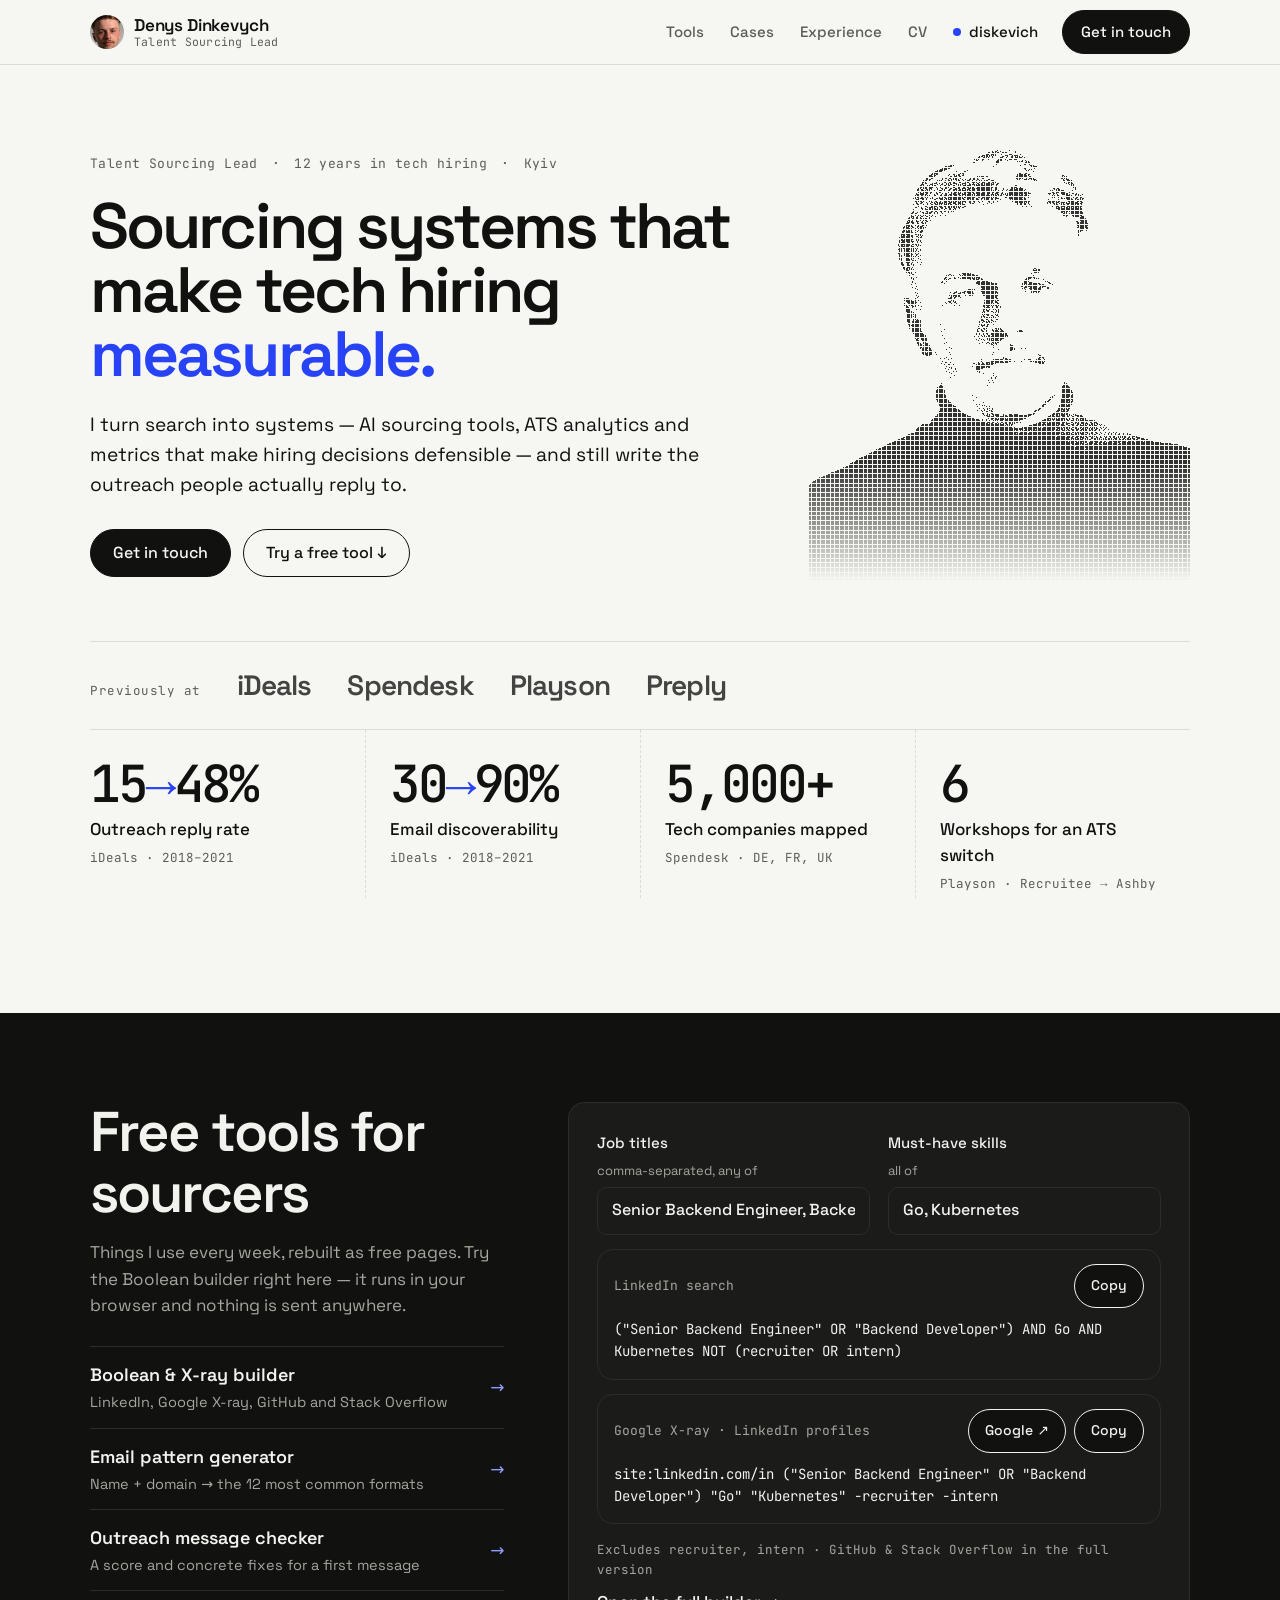
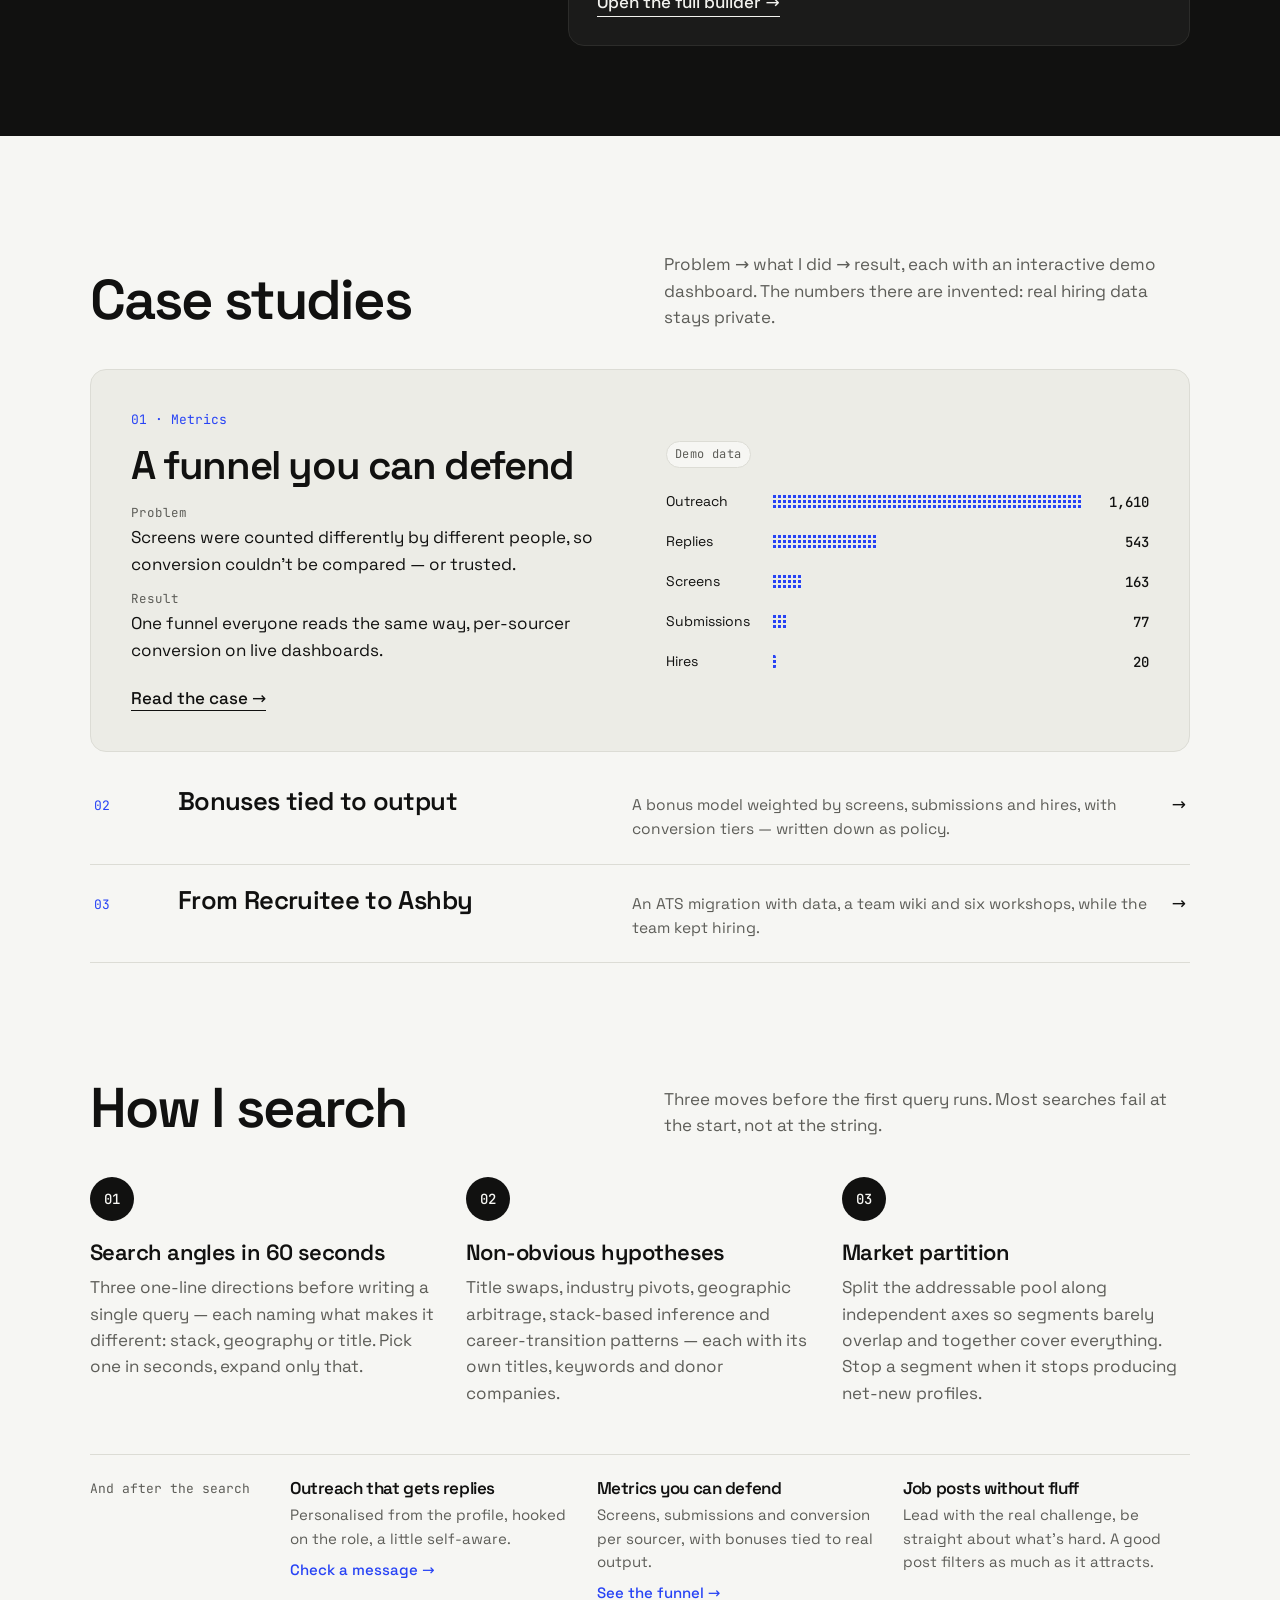
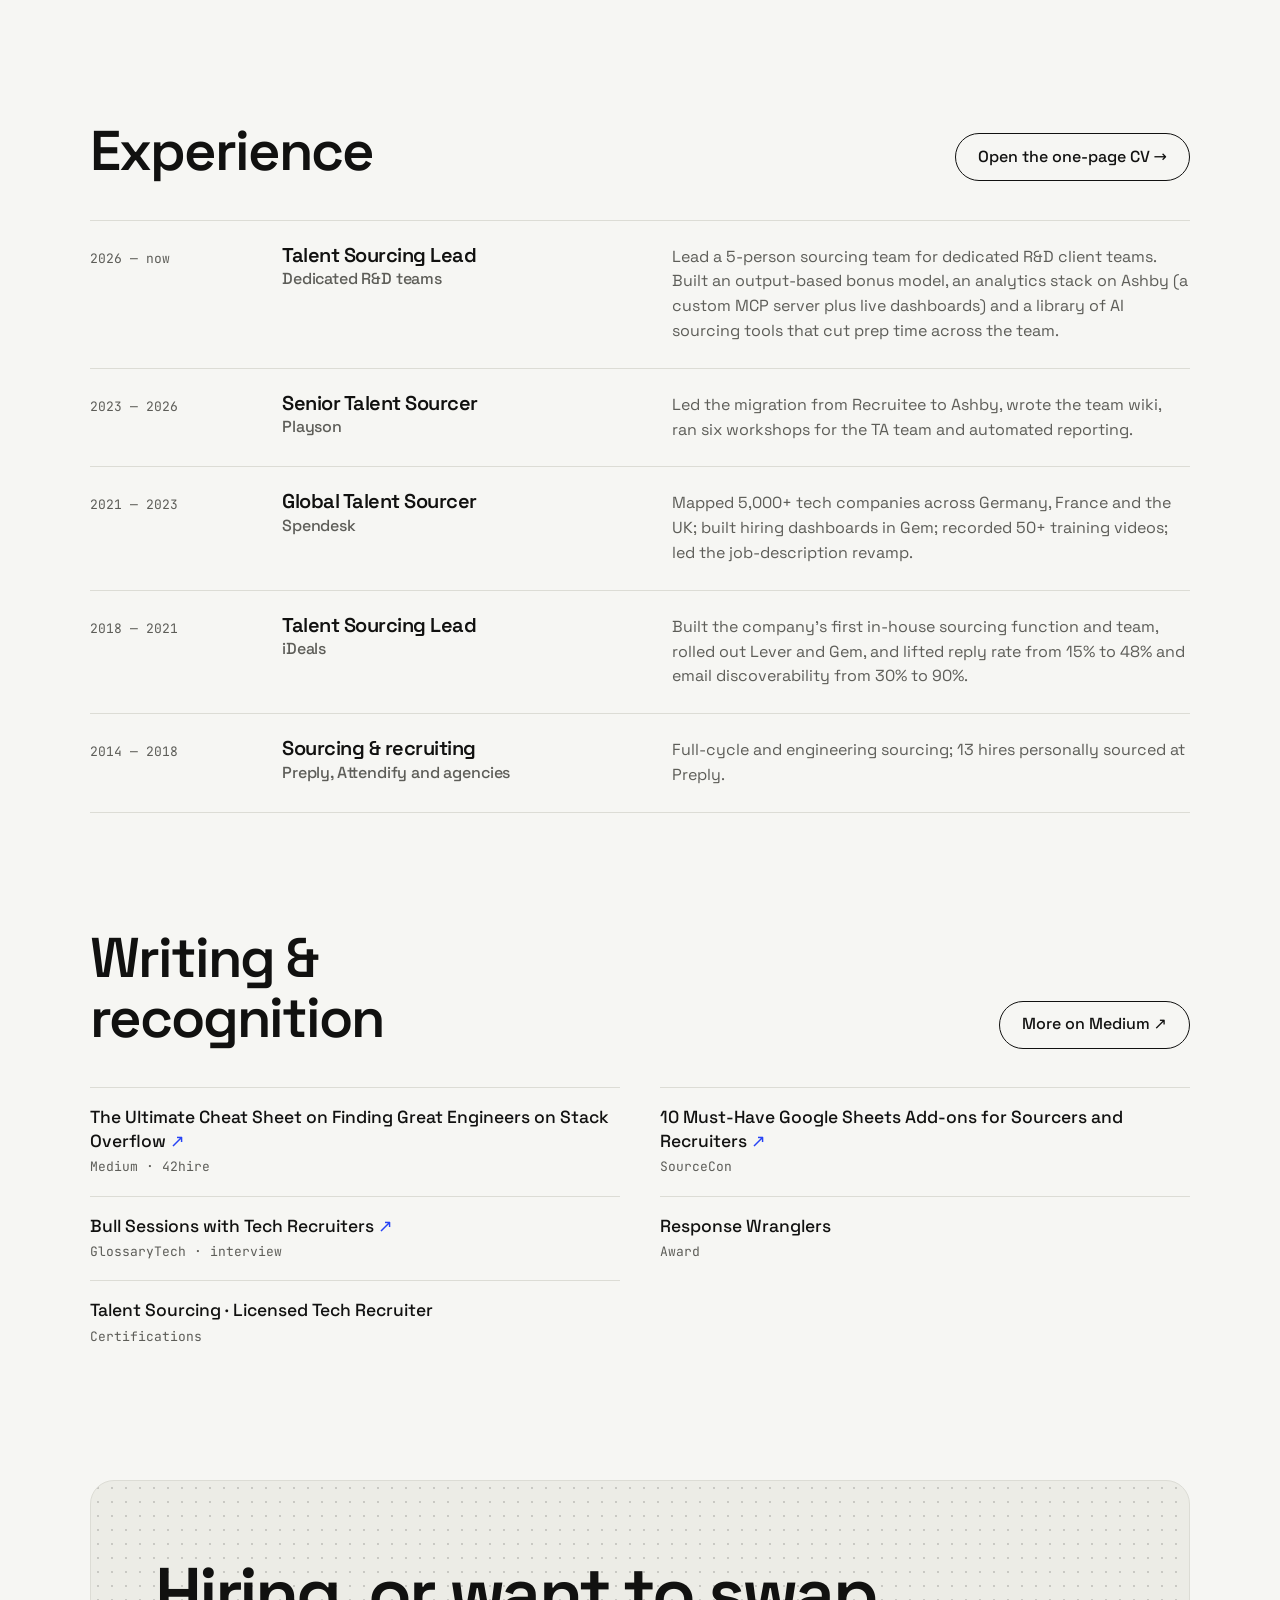
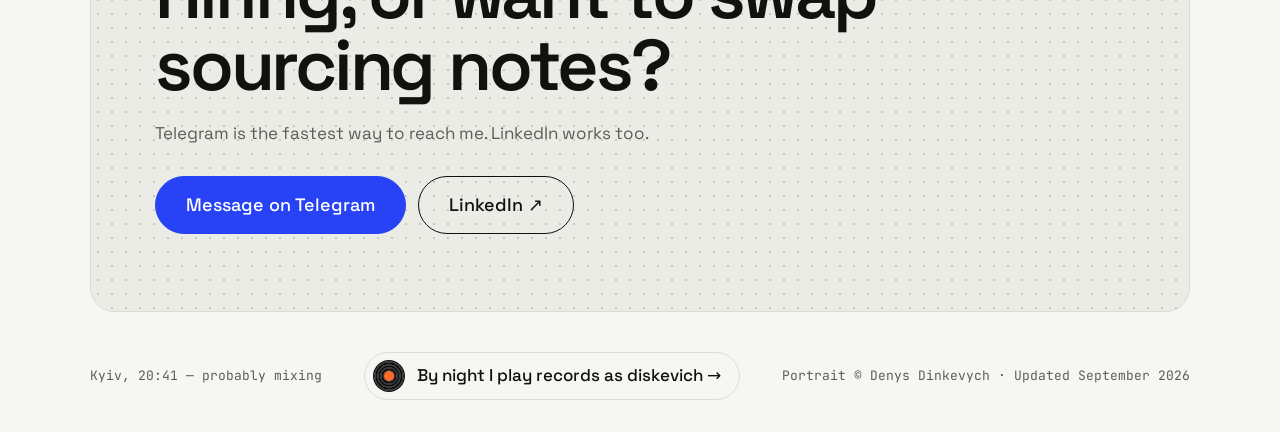
<file: index.html>
<!doctype html>
<html lang="en" data-theme="light">
<head>
<meta charset="utf-8">
<meta name="viewport" content="width=device-width, initial-scale=1, viewport-fit=cover">
<script>
  // Old links to the DJ side (?side=night) now live at /dj/
  (function () {
    try { if (new URLSearchParams(location.search).get("side") === "night") location.replace("dj/" + location.hash); } catch (e) {}
    document.documentElement.classList.add("js");
  })();
</script>
<title>Denys Dinkevych — Talent Sourcing Lead</title>
<meta name="description" content="Denys Dinkevych builds sourcing systems for tech hiring: AI sourcing tools, ATS analytics and metrics you can defend. Free Boolean, email and outreach tools inside.">
<meta name="author" content="Denys Dinkevych">
<meta property="og:type" content="profile">
<meta property="og:title" content="Denys Dinkevych — Talent Sourcing Lead">
<meta property="og:description" content="Sourcing systems that make tech hiring measurable. Free tools for sourcers inside.">
<meta property="og:url" content="https://sourcingden.github.io/sitec/">
<meta property="og:image" content="https://sourcingden.github.io/sitec/og.png">
<meta name="twitter:card" content="summary_large_image">
<meta name="twitter:image" content="https://sourcingden.github.io/sitec/og.png">
<link rel="canonical" href="https://sourcingden.github.io/sitec/">
<meta name="theme-color" content="#f6f6f3">
<link rel="icon" href="favicon.svg" type="image/svg+xml">
<link rel="apple-touch-icon" href="apple-touch-icon.png">
<link rel="manifest" href="manifest.webmanifest">
<link rel="preload" href="assets/fonts/space-grotesk-latin.woff2" as="font" type="font/woff2" crossorigin>
<link rel="preload" href="assets/fonts/jetbrains-mono-latin.woff2" as="font" type="font/woff2" crossorigin>
<link rel="stylesheet" href="styles.css">
<script type="application/ld+json">
{
  "@context": "https://schema.org",
  "@type": "Person",
  "name": "Denys Dinkevych",
  "alternateName": ["sourcingdenis", "diskevich"],
  "jobTitle": "Talent Sourcing Lead",
  "image": "https://sourcingden.github.io/sitec/assets/avatar.webp",
  "address": { "@type": "PostalAddress", "addressLocality": "Kyiv", "addressCountry": "UA" },
  "knowsLanguage": ["en", "uk", "ru"],
  "url": "https://sourcingden.github.io/sitec/",
  "sameAs": [
    "https://linkedin.com/in/sourcingdenis",
    "https://sourcingdenis.medium.com/",
    "https://t.me/sourcingdenis",
    "https://sourcingden.github.io/sitec/dj/"
  ]
}
</script>
</head>
<body id="top">
<a class="skip" href="#main">Skip to content</a>

<header class="bar">
  <div class="wrap bar-inner">
    <a class="brand" href="./" aria-label="Denys Dinkevych — home">
      <img src="assets/avatar.webp" width="34" height="34" alt="">
      <span class="brand-name">Denys Dinkevych<small class="mono">Talent Sourcing Lead</small></span>
    </a>
    <nav class="nav" id="nav" aria-label="Site">
      <a href="tools/">Tools</a>
      <a href="cases/">Cases</a>
      <a href="#experience">Experience</a>
      <a href="cv/">CV</a>
      <a class="nav-cross" href="dj/">diskevich</a>
    </nav>
    <a class="btn btn-primary bar-cta" href="#contact"><span class="long">Get in touch</span><span class="short">Contact</span></a>
    <button type="button" class="nav-toggle" aria-expanded="false" aria-controls="nav">Menu</button>
  </div>
</header>

<main id="main">
  <!-- ============ HERO ============ -->
  <section class="hero wrap">
    <div class="hero-text">
      <p class="kicker mono"><span>Talent Sourcing Lead</span><span>12 years in tech hiring</span><span>Kyiv</span></p>
      <h1>Sourcing systems that make tech hiring <em>measurable.</em></h1>
      <p class="lede">I turn search into systems — AI sourcing tools, ATS analytics and metrics that make hiring decisions defensible — and still write the outreach people actually reply to.</p>
      <div class="actions">
        <a class="btn btn-primary" href="#contact">Get in touch</a>
        <a class="btn btn-ghost" href="#tools">Try a free tool ↓</a>
      </div>
    </div>
    <figure class="art">
      <canvas class="dots" id="engraving" tabindex="0" role="img" style="--ar: 600 / 706"
        data-images='{"day":{"src":"assets/portrait-2026.webp","mid":104,"spread":20}}'
        aria-label="Portrait of Denys drawn in dots. Move over it to scatter the dots, tap to rebuild."></canvas>
      <img class="art-fallback" src="assets/portrait-2026.webp" width="600" height="706" alt="Portrait of Denys Dinkevych">
    </figure>
  </section>

  <!-- ============ PROOF ============ -->
  <section class="wrap" aria-label="Track record">
    <div class="logos">
      <span class="mono">Previously at</span>
      <ul><li>iDeals</li><li>Spendesk</li><li>Playson</li><li>Preply</li></ul>
    </div>
    <ul class="stats">
      <li><b>15<i>→</i>48%</b><span>Outreach reply rate</span><small class="mono">iDeals · 2018–2021</small></li>
      <li><b>30<i>→</i>90%</b><span>Email discoverability</span><small class="mono">iDeals · 2018–2021</small></li>
      <li><b>5,000+</b><span>Tech companies mapped</span><small class="mono">Spendesk · DE, FR, UK</small></li>
      <li><b>6</b><span>Workshops for an ATS switch</span><small class="mono">Playson · Recruitee → Ashby</small></li>
    </ul>
  </section>

  <!-- ============ TOOLS (live) ============ -->
  <section id="tools" class="band band-ink">
    <div class="wrap band-grid">
      <div class="band-intro">
        <h2>Free tools for sourcers</h2>
        <p>Things I use every week, rebuilt as free pages. Try the Boolean builder right here — it runs in your browser and nothing is sent anywhere.</p>
        <ul class="tool-links">
          <li><a href="tools/boolean/"><b>Boolean &amp; X-ray builder</b><span>LinkedIn, Google X-ray, GitHub and Stack Overflow</span><i aria-hidden="true">→</i></a></li>
          <li><a href="tools/email-patterns/"><b>Email pattern generator</b><span>Name + domain → the 12 most common formats</span><i aria-hidden="true">→</i></a></li>
          <li><a href="tools/outreach-check/"><b>Outreach message checker</b><span>A score and concrete fixes for a first message</span><i aria-hidden="true">→</i></a></li>
        </ul>
      </div>
      <div class="demo-card">
        <form class="bool" id="bool-form" autocomplete="off">
          <label>Job titles <small>comma-separated, any of</small>
            <input name="titles" value="Senior Backend Engineer, Backend Developer"></label>
          <label>Must-have skills <small>all of</small>
            <input name="skills" value="Go, Kubernetes"></label>
          <input type="hidden" name="exclude" value="recruiter, intern">
        </form>
        <div class="bool-out">
          <div class="out-card">
            <div class="out-head"><span class="mono">LinkedIn search</span><span class="out-btns"><button type="button" class="btn btn-small" data-copy="out-linkedin">Copy</button></span></div>
            <code id="out-linkedin" data-out="linkedin"></code>
          </div>
          <div class="out-card">
            <div class="out-head"><span class="mono">Google X-ray · LinkedIn profiles</span><span class="out-btns"><a class="btn btn-small" data-open="xray" href="#" target="_blank" rel="noopener">Google ↗</a><button type="button" class="btn btn-small" data-copy="out-xray">Copy</button></span></div>
            <code id="out-xray" data-out="xray"></code>
          </div>
        </div>
        <div class="demo-foot">
          <span class="mono">Excludes recruiter, intern · GitHub &amp; Stack Overflow in the full version</span>
          <a class="link-arrow" href="tools/boolean/">Open the full builder →</a>
        </div>
      </div>
    </div>
  </section>

  <!-- ============ CASES ============ -->
  <section id="cases" class="sec wrap">
    <div class="sec-head">
      <h2>Case studies</h2>
      <p>Problem → what I did → result, each with an interactive demo dashboard. The numbers there are invented: real hiring data stays private.</p>
    </div>
    <a class="case-feature" href="cases/#funnel-case">
      <div>
        <p class="case-num mono">01 · Metrics</p>
        <h3>A funnel you can defend</h3>
        <dl>
          <div><dt class="mono">Problem</dt><dd>Screens were counted differently by different people, so conversion couldn't be compared — or trusted.</dd></div>
          <div><dt class="mono">Result</dt><dd>One funnel everyone reads the same way, per-sourcer conversion on live dashboards.</dd></div>
        </dl>
        <span class="link-arrow">Read the case →</span>
      </div>
      <div class="mini-funnel" aria-hidden="true">
        <span class="demo mono">Demo data</span>
        <div class="mf-row"><span>Outreach</span><i class="mf-bar" style="--w:100%"></i><b>1,610</b></div>
        <div class="mf-row"><span>Replies</span><i class="mf-bar" style="--w:34%"></i><b>543</b></div>
        <div class="mf-row"><span>Screens</span><i class="mf-bar" style="--w:10%"></i><b>163</b></div>
        <div class="mf-row"><span>Submissions</span><i class="mf-bar" style="--w:4.8%"></i><b>77</b></div>
        <div class="mf-row"><span>Hires</span><i class="mf-bar" style="--w:1.5%"></i><b>20</b></div>
      </div>
    </a>
    <ul class="case-rows">
      <li><a href="cases/#bonus-case"><span class="mono">02</span><h3>Bonuses tied to output</h3><p>A bonus model weighted by screens, submissions and hires, with conversion tiers — written down as policy.</p><i aria-hidden="true">→</i></a></li>
      <li><a href="cases/#migration-case"><span class="mono">03</span><h3>From Recruitee to Ashby</h3><p>An ATS migration with data, a team wiki and six workshops, while the team kept hiring.</p><i aria-hidden="true">→</i></a></li>
    </ul>
  </section>

  <!-- ============ METHOD ============ -->
  <section id="method" class="sec wrap">
    <div class="sec-head">
      <h2>How I search</h2>
      <p>Three moves before the first query runs. Most searches fail at the start, not at the string.</p>
    </div>
    <ol class="process">
      <li data-n="01"><h3>Search angles in 60 seconds</h3><p>Three one-line directions before writing a single query — each naming what makes it different: stack, geography or title. Pick one in seconds, expand only that.</p></li>
      <li data-n="02"><h3>Non-obvious hypotheses</h3><p>Title swaps, industry pivots, geographic arbitrage, stack-based inference and career-transition patterns — each with its own titles, keywords and donor companies.</p></li>
      <li data-n="03"><h3>Market partition</h3><p>Split the addressable pool along independent axes so segments barely overlap and together cover everything. Stop a segment when it stops producing net-new profiles.</p></li>
    </ol>
    <div class="after">
      <p class="mono">And after the search</p>
      <div><h3>Outreach that gets replies</h3><p>Personalised from the profile, hooked on the role, a little self-aware.</p><a href="tools/outreach-check/">Check a message →</a></div>
      <div><h3>Metrics you can defend</h3><p>Screens, submissions and conversion per sourcer, with bonuses tied to real output.</p><a href="cases/#funnel-case">See the funnel →</a></div>
      <div><h3>Job posts without fluff</h3><p>Lead with the real challenge, be straight about what's hard. A good post filters as much as it attracts.</p></div>
    </div>
  </section>

  <!-- ============ EXPERIENCE ============ -->
  <section id="experience" class="sec wrap">
    <div class="sec-head">
      <h2>Experience</h2>
      <div class="actions"><a class="btn btn-ghost" href="cv/">Open the one-page CV →</a></div>
    </div>
    <ol class="timeline">
      <li><p class="mono when">2026 — now</p><h3>Talent Sourcing Lead<span>Dedicated R&amp;D teams</span></h3><p>Lead a 5-person sourcing team for dedicated R&amp;D client teams. Built an output-based bonus model, an analytics stack on Ashby (a custom MCP server plus live dashboards) and a library of AI sourcing tools that cut prep time across the team.</p></li>
      <li><p class="mono when">2023 — 2026</p><h3>Senior Talent Sourcer<span>Playson</span></h3><p>Led the migration from Recruitee to Ashby, wrote the team wiki, ran six workshops for the TA team and automated reporting.</p></li>
      <li><p class="mono when">2021 — 2023</p><h3>Global Talent Sourcer<span>Spendesk</span></h3><p>Mapped 5,000+ tech companies across Germany, France and the UK; built hiring dashboards in Gem; recorded 50+ training videos; led the job-description revamp.</p></li>
      <li><p class="mono when">2018 — 2021</p><h3>Talent Sourcing Lead<span>iDeals</span></h3><p>Built the company's first in-house sourcing function and team, rolled out Lever and Gem, and lifted reply rate from 15% to 48% and email discoverability from 30% to 90%.</p></li>
      <li><p class="mono when">2014 — 2018</p><h3>Sourcing &amp; recruiting<span>Preply, Attendify and agencies</span></h3><p>Full-cycle and engineering sourcing; 13 hires personally sourced at Preply.</p></li>
    </ol>
  </section>

  <!-- ============ WRITING ============ -->
  <section id="writing" class="sec wrap">
    <div class="sec-head">
      <h2>Writing &amp; recognition</h2>
      <div class="actions"><a class="btn btn-ghost" href="https://sourcingdenis.medium.com/" target="_blank" rel="noopener">More on Medium ↗</a></div>
    </div>
    <ul class="pubs">
      <li><a href="https://medium.com/42hire-don-t-panic-just-hire/how-to-find-developers-at-stackoverflow-aa0f64dcffd1" target="_blank" rel="noopener"><b>The Ultimate Cheat Sheet on Finding Great Engineers on Stack Overflow</b><span class="mono">Medium · 42hire</span></a></li>
      <li><a href="https://www.sourcecon.com/articles/10-must-have-google-sheets-add-ons-for-sourcers-and-recruiters" target="_blank" rel="noopener"><b>10 Must-Have Google Sheets Add-ons for Sourcers and Recruiters</b><span class="mono">SourceCon</span></a></li>
      <li><a href="https://blog.glossarytech.com/bull-sessions-with-tech-recruiters-denis-dinkevich-ccf40a4fa66d" target="_blank" rel="noopener"><b>Bull Sessions with Tech Recruiters</b><span class="mono">GlossaryTech · interview</span></a></li>
      <li><div class="row"><b>Response Wranglers</b><span class="mono">Award</span></div></li>
      <li><div class="row"><b>Talent Sourcing · Licensed Tech Recruiter</b><span class="mono">Certifications</span></div></li>
    </ul>
  </section>

  <!-- ============ CONTACT ============ -->
  <section id="contact" class="wrap">
    <div class="contact-block dotgrid">
      <h2>Hiring, or want to swap sourcing notes?</h2>
      <p>Telegram is the fastest way to reach me. LinkedIn works too.</p>
      <div class="actions">
        <a class="btn btn-accent btn-big" href="https://t.me/sourcingdenis" target="_blank" rel="noopener">Message on Telegram</a>
        <a class="btn btn-ghost btn-big" href="https://linkedin.com/in/sourcingdenis" target="_blank" rel="noopener">LinkedIn ↗</a>
      </div>
    </div>
  </section>
</main>

<footer class="foot wrap">
  <p class="mono" id="clock">Kyiv</p>
  <a class="cross" href="dj/"><span class="disc" aria-hidden="true"></span>By night I play records as diskevich →</a>
  <p class="mono">Portrait © Denys Dinkevych · Updated September 2026</p>
</footer>

<script src="site.js" defer></script>
<script src="boolean.js" defer></script>
<script src="engraving.js" defer></script>
</body>
</html>
</file>
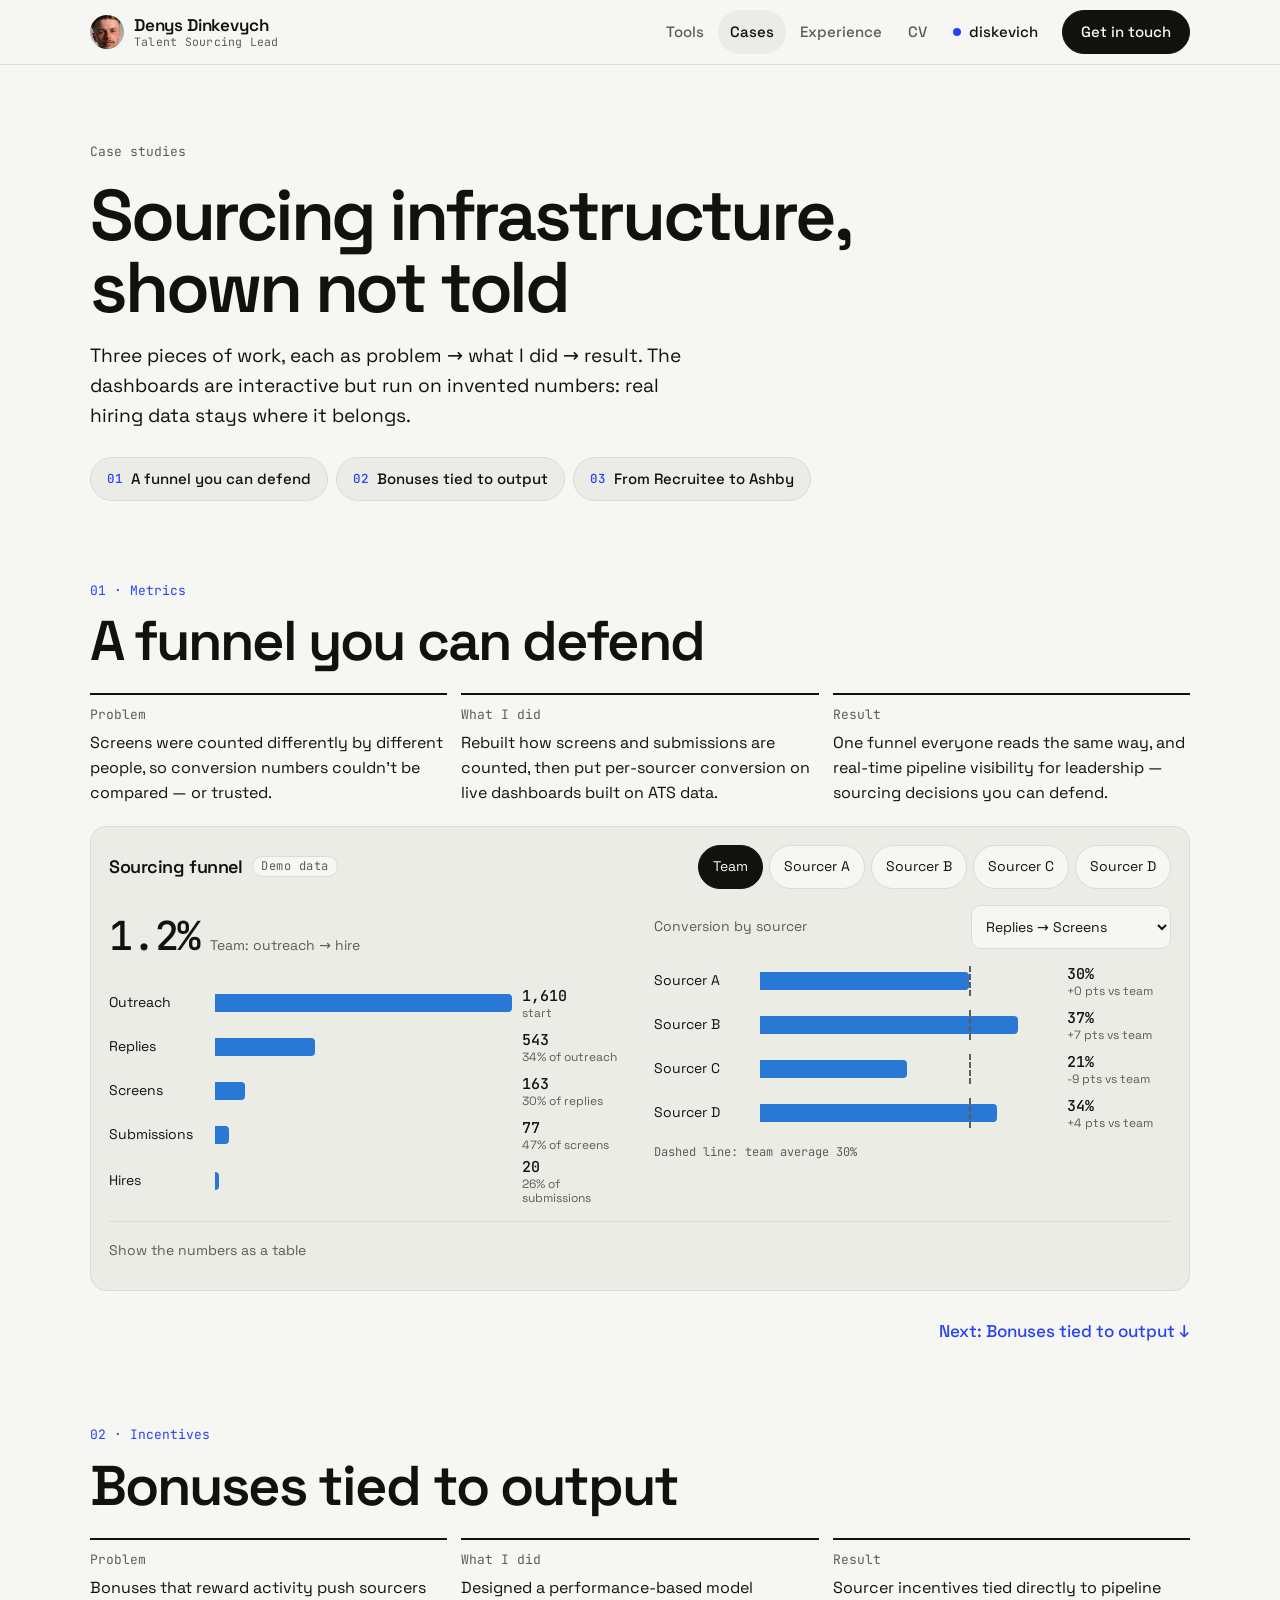
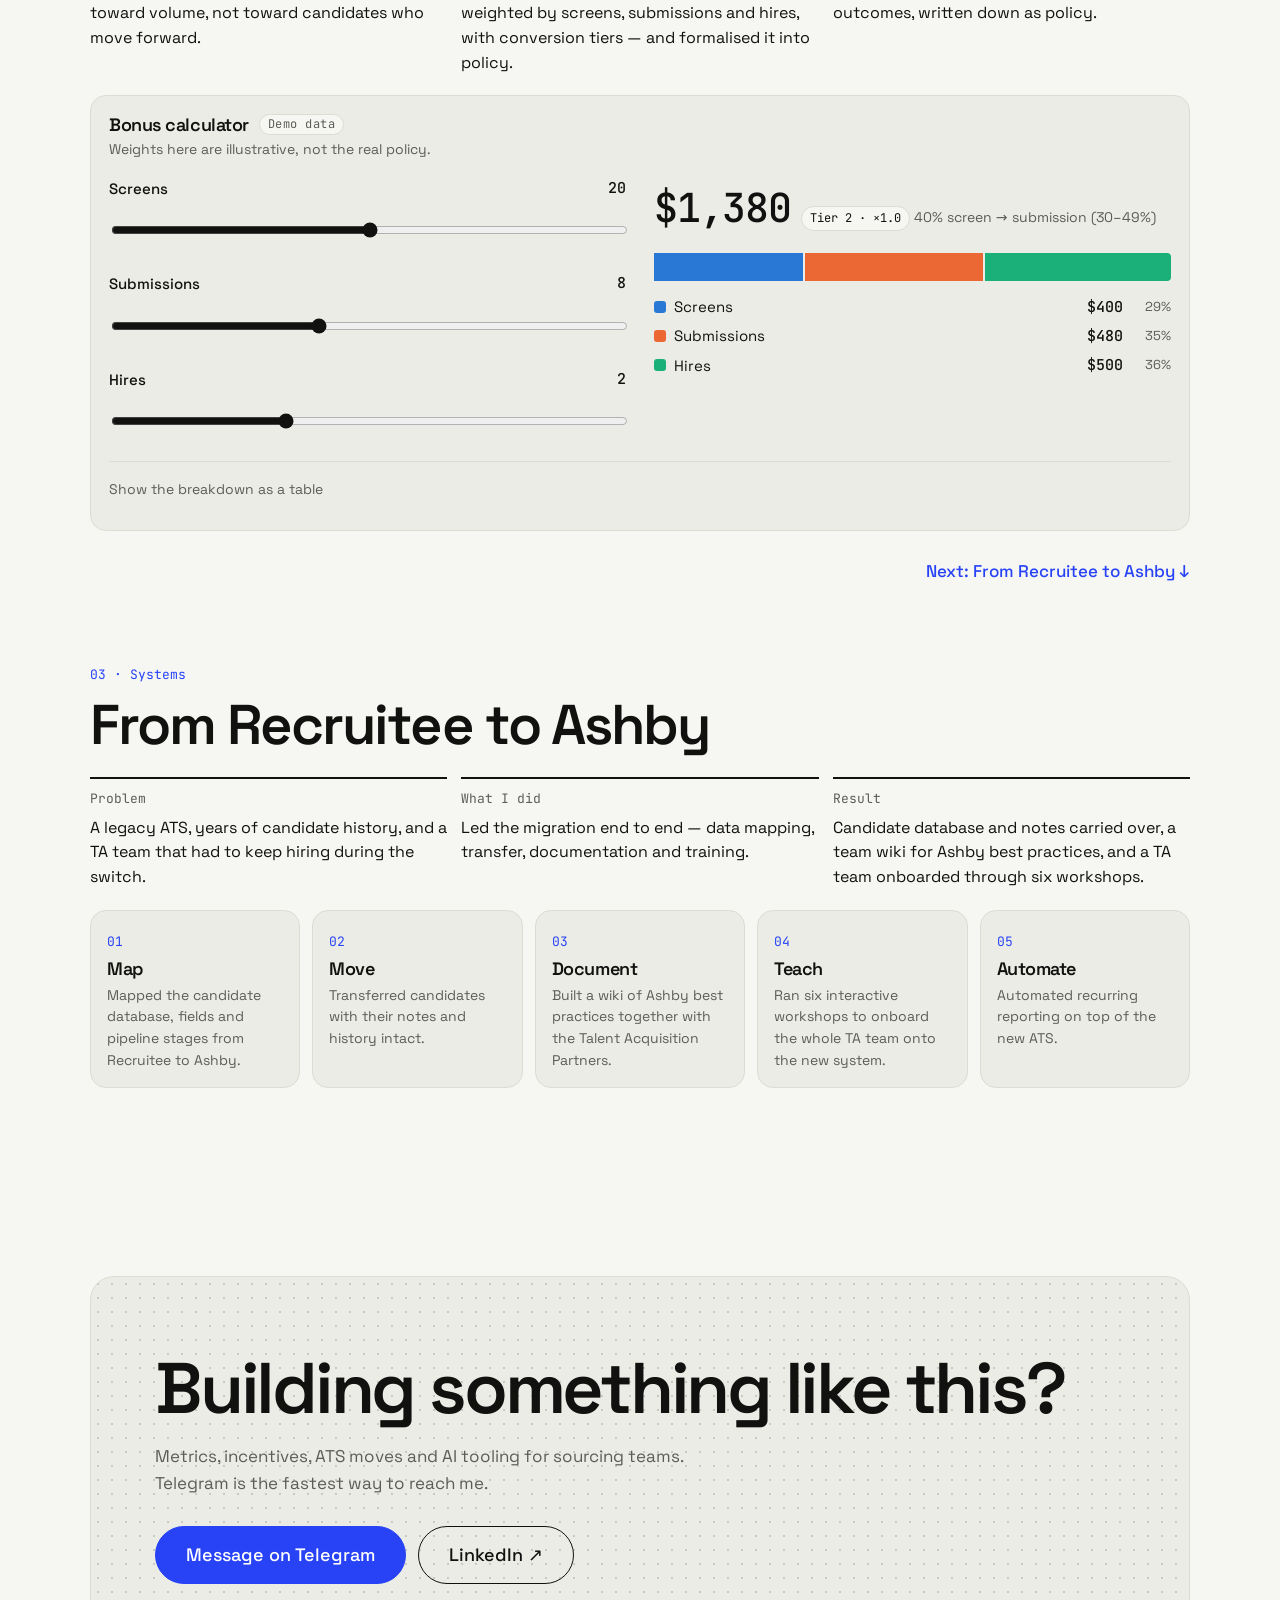
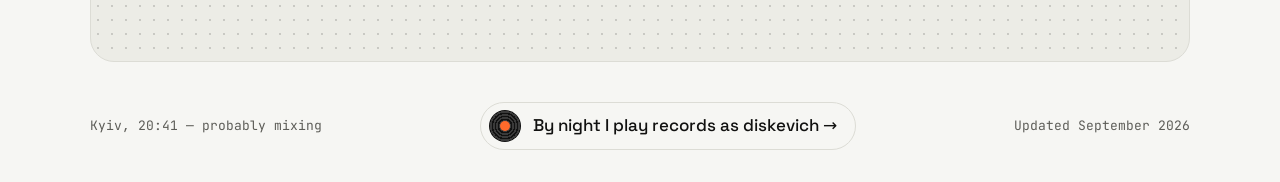
<file: cases/index.html>
<!doctype html>
<html lang="en" data-theme="light">
<head>
<meta charset="utf-8">
<meta name="viewport" content="width=device-width, initial-scale=1, viewport-fit=cover">
<script>document.documentElement.classList.add("js");</script>
<title>Case studies — Denys Dinkevych</title>
<meta name="description" content="How I build sourcing infrastructure: a funnel you can defend, bonuses tied to output, and an ATS migration from Recruitee to Ashby. With interactive demo dashboards.">
<meta name="author" content="Denys Dinkevych">
<meta property="og:type" content="website">
<meta property="og:title" content="Case studies — Denys Dinkevych">
<meta property="og:description" content="How I build sourcing infrastructure: a funnel you can defend, bonuses tied to output, and an ATS migration from Recruitee to Ashby. With interactive demo dashboards.">
<meta property="og:url" content="https://sourcingden.github.io/sitec/cases/">
<meta property="og:image" content="https://sourcingden.github.io/sitec/cases/og-cases.png">
<meta name="twitter:card" content="summary_large_image">
<meta name="twitter:image" content="https://sourcingden.github.io/sitec/cases/og-cases.png">
<link rel="canonical" href="https://sourcingden.github.io/sitec/cases/">
<meta name="theme-color" content="#f6f6f3">
<link rel="icon" href="../favicon.svg" type="image/svg+xml">
<link rel="apple-touch-icon" href="../apple-touch-icon.png">
<link rel="manifest" href="../manifest.webmanifest">
<link rel="preload" href="../assets/fonts/space-grotesk-latin.woff2" as="font" type="font/woff2" crossorigin>
<link rel="preload" href="../assets/fonts/jetbrains-mono-latin.woff2" as="font" type="font/woff2" crossorigin>
<link rel="stylesheet" href="../styles.css">
</head>
<body id="top" class="sub">
<a class="skip" href="#main">Skip to content</a>

<header class="bar">
  <div class="wrap bar-inner">
    <a class="brand" href="../" aria-label="Denys Dinkevych — home">
      <img src="../assets/avatar.webp" width="34" height="34" alt="">
      <span class="brand-name">Denys Dinkevych<small class="mono">Talent Sourcing Lead</small></span>
    </a>
    <nav class="nav" id="nav" aria-label="Site">
      <a href="../tools/">Tools</a>
      <a href="../cases/" aria-current="page">Cases</a>
      <a href="../#experience">Experience</a>
      <a href="../cv/">CV</a>
      <a class="nav-cross" href="../dj/">diskevich</a>
    </nav>
    <a class="btn btn-primary bar-cta" href="../#contact"><span class="long">Get in touch</span><span class="short">Contact</span></a>
    <button type="button" class="nav-toggle" aria-expanded="false" aria-controls="nav">Menu</button>
  </div>
</header>

<main id="main" class="wrap">

  <section class="page-head">
    <p class="crumbs mono">Case studies</p>
    <h1>Sourcing infrastructure, shown not told</h1>
    <p class="lede">Three pieces of work, each as problem → what I did → result. The dashboards are interactive but run on invented numbers: real hiring data stays where it belongs.</p>
    <nav class="case-nav" aria-label="Cases">
      <a href="#funnel-case"><span class="mono">01</span>A funnel you can defend</a>
      <a href="#bonus-case"><span class="mono">02</span>Bonuses tied to output</a>
      <a href="#migration-case"><span class="mono">03</span>From Recruitee to Ashby</a>
    </nav>
  </section>

  <article class="case" id="funnel-case">
    <div class="case-head">
      <p class="case-num mono">01 · Metrics</p>
      <h2>A funnel you can defend</h2>
    </div>
    <dl class="pdr">
      <div><dt class="mono">Problem</dt><dd>Screens were counted differently by different people, so conversion numbers couldn't be compared — or trusted.</dd></div>
      <div><dt class="mono">What I did</dt><dd>Rebuilt how screens and submissions are counted, then put per-sourcer conversion on live dashboards built on ATS data.</dd></div>
      <div><dt class="mono">Result</dt><dd>One funnel everyone reads the same way, and real-time pipeline visibility for leadership — sourcing decisions you can defend.</dd></div>
    </dl>
    <div class="viz">
      <div class="viz-head">
        <h3>Sourcing funnel <span class="demo mono">Demo data</span></h3>
        <div class="seg-filter" id="funnel-filter" role="group" aria-label="Whose funnel"></div>
      </div>
      <div class="viz-body two">
        <div>
          <div class="stat"><b class="mono" id="funnel-headline"></b><span id="funnel-headline-note"></span></div>
          <div class="hbars" id="funnel"></div>
        </div>
        <div>
          <label class="viz-label">Conversion by sourcer
            <select id="compare-step" class="viz-select"></select>
          </label>
          <div class="hbars compare" id="compare"></div>
          <p class="viz-foot mono" id="compare-avg"></p>
        </div>
      </div>
      <details class="viz-table"><summary>Show the numbers as a table</summary><div class="table-wrap"><table id="funnel-table"></table></div></details>
    </div>
    <p class="case-next"><a href="#bonus-case">Next: Bonuses tied to output ↓</a></p>
  </article>

  <article class="case" id="bonus-case">
    <div class="case-head">
      <p class="case-num mono">02 · Incentives</p>
      <h2>Bonuses tied to output</h2>
    </div>
    <dl class="pdr">
      <div><dt class="mono">Problem</dt><dd>Bonuses that reward activity push sourcers toward volume, not toward candidates who move forward.</dd></div>
      <div><dt class="mono">What I did</dt><dd>Designed a performance-based model weighted by screens, submissions and hires, with conversion tiers — and formalised it into policy.</dd></div>
      <div><dt class="mono">Result</dt><dd>Sourcer incentives tied directly to pipeline outcomes, written down as policy.</dd></div>
    </dl>
    <div class="viz">
      <div class="viz-head"><h3>Bonus calculator <span class="demo mono">Demo data</span></h3><p class="viz-sub">Weights here are illustrative, not the real policy.</p></div>
      <div class="viz-body two">
        <form class="sliders" id="bonus-form">
          <label>Screens <output id="out-screens" class="mono"></output><input type="range" name="screens" min="0" max="40" value="20"></label>
          <label>Submissions <output id="out-submissions" class="mono"></output><input type="range" name="submissions" min="0" max="20" value="8"></label>
          <label>Hires <output id="out-hires" class="mono"></output><input type="range" name="hires" min="0" max="6" value="2"></label>
        </form>
        <div>
          <div class="stat"><b class="mono" id="bonus-total"></b><span><span id="bonus-tier" class="chip-label"></span> <span id="bonus-why"></span></span></div>
          <div class="stack" id="bonus-bar" role="group" aria-label="Bonus breakdown"></div>
          <ul class="legend" id="bonus-legend"></ul>
        </div>
      </div>
      <details class="viz-table"><summary>Show the breakdown as a table</summary><div class="table-wrap"><table id="bonus-table"></table></div></details>
    </div>
    <p class="case-next"><a href="#migration-case">Next: From Recruitee to Ashby ↓</a></p>
  </article>

  <article class="case" id="migration-case">
    <div class="case-head">
      <p class="case-num mono">03 · Systems</p>
      <h2>From Recruitee to Ashby</h2>
    </div>
    <dl class="pdr">
      <div><dt class="mono">Problem</dt><dd>A legacy ATS, years of candidate history, and a TA team that had to keep hiring during the switch.</dd></div>
      <div><dt class="mono">What I did</dt><dd>Led the migration end to end — data mapping, transfer, documentation and training.</dd></div>
      <div><dt class="mono">Result</dt><dd>Candidate database and notes carried over, a team wiki for Ashby best practices, and a TA team onboarded through six workshops.</dd></div>
    </dl>
    <ol class="steps">
      <li><span class="mono">01</span><h3>Map</h3><p>Mapped the candidate database, fields and pipeline stages from Recruitee to Ashby.</p></li>
      <li><span class="mono">02</span><h3>Move</h3><p>Transferred candidates with their notes and history intact.</p></li>
      <li><span class="mono">03</span><h3>Document</h3><p>Built a wiki of Ashby best practices together with the Talent Acquisition Partners.</p></li>
      <li><span class="mono">04</span><h3>Teach</h3><p>Ran six interactive workshops to onboard the whole TA team onto the new system.</p></li>
      <li><span class="mono">05</span><h3>Automate</h3><p>Automated recurring reporting on top of the new ATS.</p></li>
    </ol>
  </article>

  <section class="block">
    <div class="contact-block dotgrid">
      <h2>Building something like this?</h2>
      <p>Metrics, incentives, ATS moves and AI tooling for sourcing teams. Telegram is the fastest way to reach me.</p>
      <div class="actions">
        <a class="btn btn-accent btn-big" href="https://t.me/sourcingdenis" target="_blank" rel="noopener">Message on Telegram</a>
        <a class="btn btn-ghost btn-big" href="https://linkedin.com/in/sourcingdenis" target="_blank" rel="noopener">LinkedIn ↗</a>
      </div>
    </div>
  </section>
  <div class="viz-tip" id="viz-tip" role="tooltip" hidden></div>

</main>

<footer class="foot wrap">
  <p class="mono" id="clock">Kyiv</p>
  <a class="cross" href="../dj/"><span class="disc" aria-hidden="true"></span>By night I play records as diskevich →</a>
  <p class="mono">Updated September 2026</p>
</footer>

<script src="../site.js" defer></script>
<script src="cases.js" defer></script>
</body>
</html>
</file>
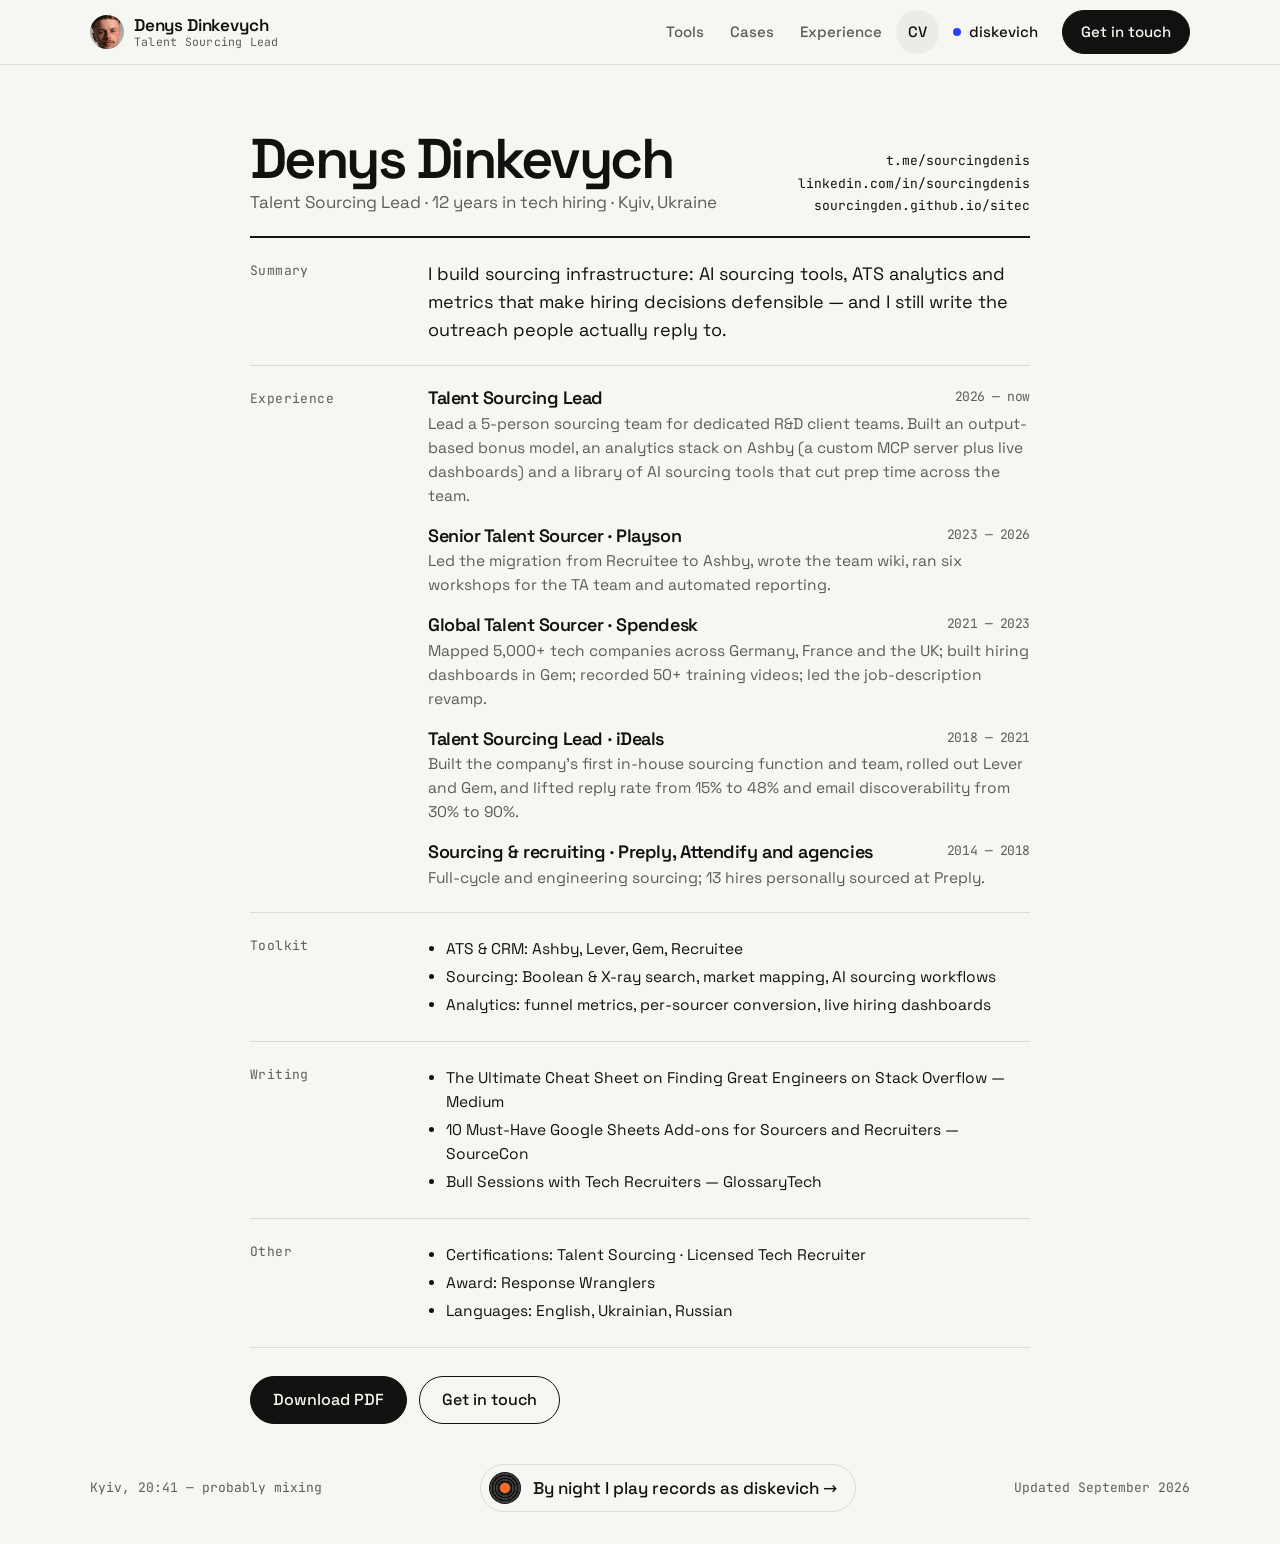
<file: cv/index.html>
<!doctype html>
<html lang="en" data-theme="light">
<head>
<meta charset="utf-8">
<meta name="viewport" content="width=device-width, initial-scale=1, viewport-fit=cover">
<script>document.documentElement.classList.add("js");</script>
<title>CV — Denys Dinkevych, Talent Sourcing Lead</title>
<meta name="description" content="One-page CV of Denys Dinkevych, Talent Sourcing Lead: 12 years in tech hiring at iDeals, Spendesk, Playson and Preply. Also as PDF.">
<meta name="author" content="Denys Dinkevych">
<meta property="og:type" content="profile">
<meta property="og:title" content="CV — Denys Dinkevych, Talent Sourcing Lead">
<meta property="og:url" content="https://sourcingden.github.io/sitec/cv/">
<meta property="og:image" content="https://sourcingden.github.io/sitec/og.png">
<link rel="canonical" href="https://sourcingden.github.io/sitec/cv/">
<meta name="theme-color" content="#f6f6f3">
<link rel="icon" href="../favicon.svg" type="image/svg+xml">
<link rel="apple-touch-icon" href="../apple-touch-icon.png">
<link rel="preload" href="../assets/fonts/space-grotesk-latin.woff2" as="font" type="font/woff2" crossorigin>
<link rel="preload" href="../assets/fonts/jetbrains-mono-latin.woff2" as="font" type="font/woff2" crossorigin>
<link rel="stylesheet" href="../styles.css">
</head>
<body id="top">
<a class="skip" href="#main">Skip to content</a>

<header class="bar">
  <div class="wrap bar-inner">
    <a class="brand" href="../" aria-label="Denys Dinkevych — home">
      <img src="../assets/avatar.webp" width="34" height="34" alt="">
      <span class="brand-name">Denys Dinkevych<small class="mono">Talent Sourcing Lead</small></span>
    </a>
    <nav class="nav" id="nav" aria-label="Site">
      <a href="../tools/">Tools</a>
      <a href="../cases/">Cases</a>
      <a href="../#experience">Experience</a>
      <a href="./" aria-current="page">CV</a>
      <a class="nav-cross" href="../dj/">diskevich</a>
    </nav>
    <a class="btn btn-primary bar-cta" href="../#contact"><span class="long">Get in touch</span><span class="short">Contact</span></a>
    <button type="button" class="nav-toggle" aria-expanded="false" aria-controls="nav">Menu</button>
  </div>
</header>

<main id="main" class="wrap cv">
  <div class="cv-head">
    <div>
      <h1>Denys Dinkevych</h1>
      <p>Talent Sourcing Lead · 12 years in tech hiring · Kyiv, Ukraine</p>
    </div>
    <p class="cv-contacts mono">
      <a href="https://t.me/sourcingdenis">t.me/sourcingdenis</a>
      <a href="https://linkedin.com/in/sourcingdenis">linkedin.com/in/sourcingdenis</a>
      <a href="https://sourcingden.github.io/sitec/">sourcingden.github.io/sitec</a>
    </p>
  </div>

  <section>
    <h2>Summary</h2>
    <p class="cv-summary">I build sourcing infrastructure: AI sourcing tools, ATS analytics and metrics that make hiring decisions defensible — and I still write the outreach people actually reply to.</p>
  </section>

  <section>
    <h2>Experience</h2>
    <ol class="cv-jobs">
      <li><h3>Talent Sourcing Lead <small>2026 — now</small></h3><p>Lead a 5-person sourcing team for dedicated R&amp;D client teams. Built an output-based bonus model, an analytics stack on Ashby (a custom MCP server plus live dashboards) and a library of AI sourcing tools that cut prep time across the team.</p></li>
      <li><h3>Senior Talent Sourcer · Playson <small>2023 — 2026</small></h3><p>Led the migration from Recruitee to Ashby, wrote the team wiki, ran six workshops for the TA team and automated reporting.</p></li>
      <li><h3>Global Talent Sourcer · Spendesk <small>2021 — 2023</small></h3><p>Mapped 5,000+ tech companies across Germany, France and the UK; built hiring dashboards in Gem; recorded 50+ training videos; led the job-description revamp.</p></li>
      <li><h3>Talent Sourcing Lead · iDeals <small>2018 — 2021</small></h3><p>Built the company's first in-house sourcing function and team, rolled out Lever and Gem, and lifted reply rate from 15% to 48% and email discoverability from 30% to 90%.</p></li>
      <li><h3>Sourcing &amp; recruiting · Preply, Attendify and agencies <small>2014 — 2018</small></h3><p>Full-cycle and engineering sourcing; 13 hires personally sourced at Preply.</p></li>
    </ol>
  </section>

  <section>
    <h2>Toolkit</h2>
    <ul class="cv-list">
      <li>ATS &amp; CRM: Ashby, Lever, Gem, Recruitee</li>
      <li>Sourcing: Boolean &amp; X-ray search, market mapping, AI sourcing workflows</li>
      <li>Analytics: funnel metrics, per-sourcer conversion, live hiring dashboards</li>
    </ul>
  </section>

  <section>
    <h2>Writing</h2>
    <ul class="cv-list">
      <li>The Ultimate Cheat Sheet on Finding Great Engineers on Stack Overflow — Medium</li>
      <li>10 Must-Have Google Sheets Add-ons for Sourcers and Recruiters — SourceCon</li>
      <li>Bull Sessions with Tech Recruiters — GlossaryTech</li>
    </ul>
  </section>

  <section>
    <h2>Other</h2>
    <ul class="cv-list">
      <li>Certifications: Talent Sourcing · Licensed Tech Recruiter</li>
      <li>Award: Response Wranglers</li>
      <li>Languages: English, Ukrainian, Russian</li>
    </ul>
  </section>

  <div class="cv-tools">
    <a class="btn btn-primary" href="../assets/cv/denys-dinkevych-cv.pdf" download>Download PDF</a>
    <a class="btn btn-ghost" href="../#contact">Get in touch</a>
  </div>
</main>

<footer class="foot wrap">
  <p class="mono" id="clock">Kyiv</p>
  <a class="cross" href="../dj/"><span class="disc" aria-hidden="true"></span>By night I play records as diskevich →</a>
  <p class="mono">Updated September 2026</p>
</footer>

<script src="../site.js" defer></script>
</body>
</html>
</file>
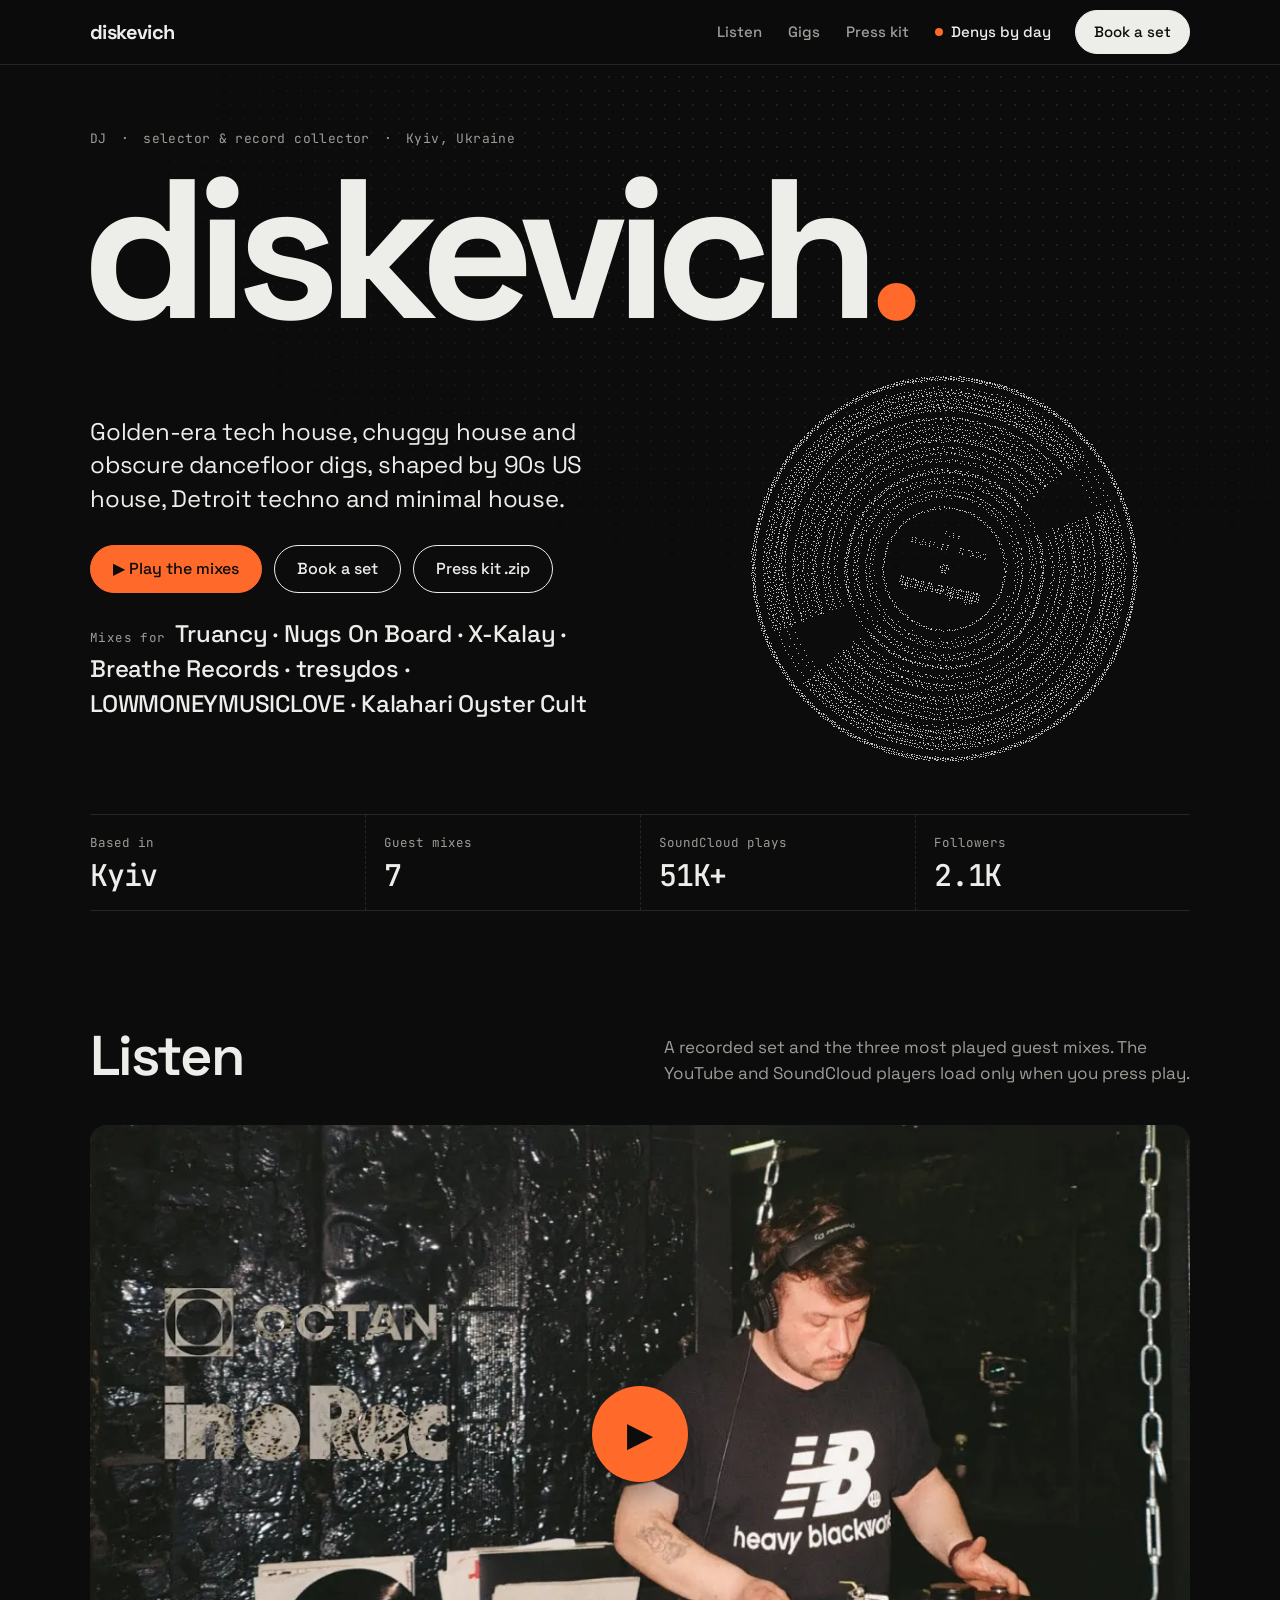
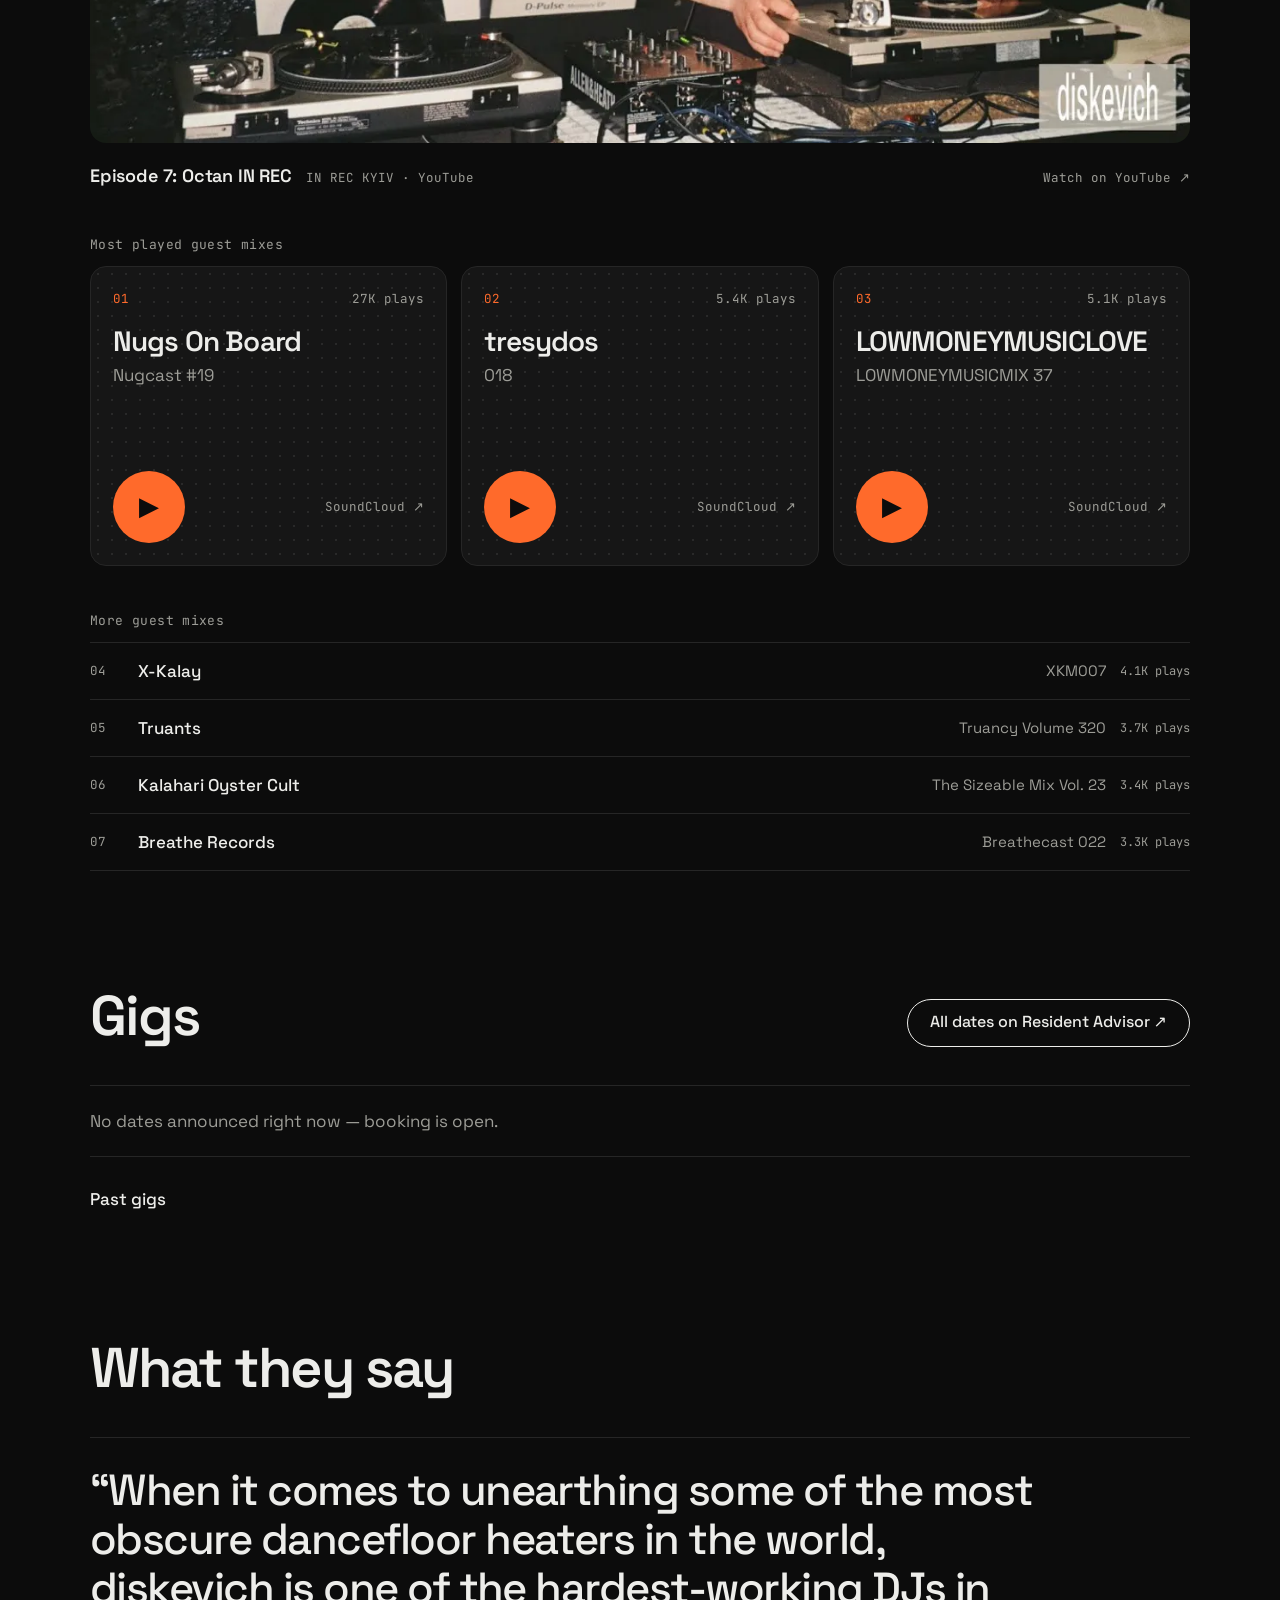
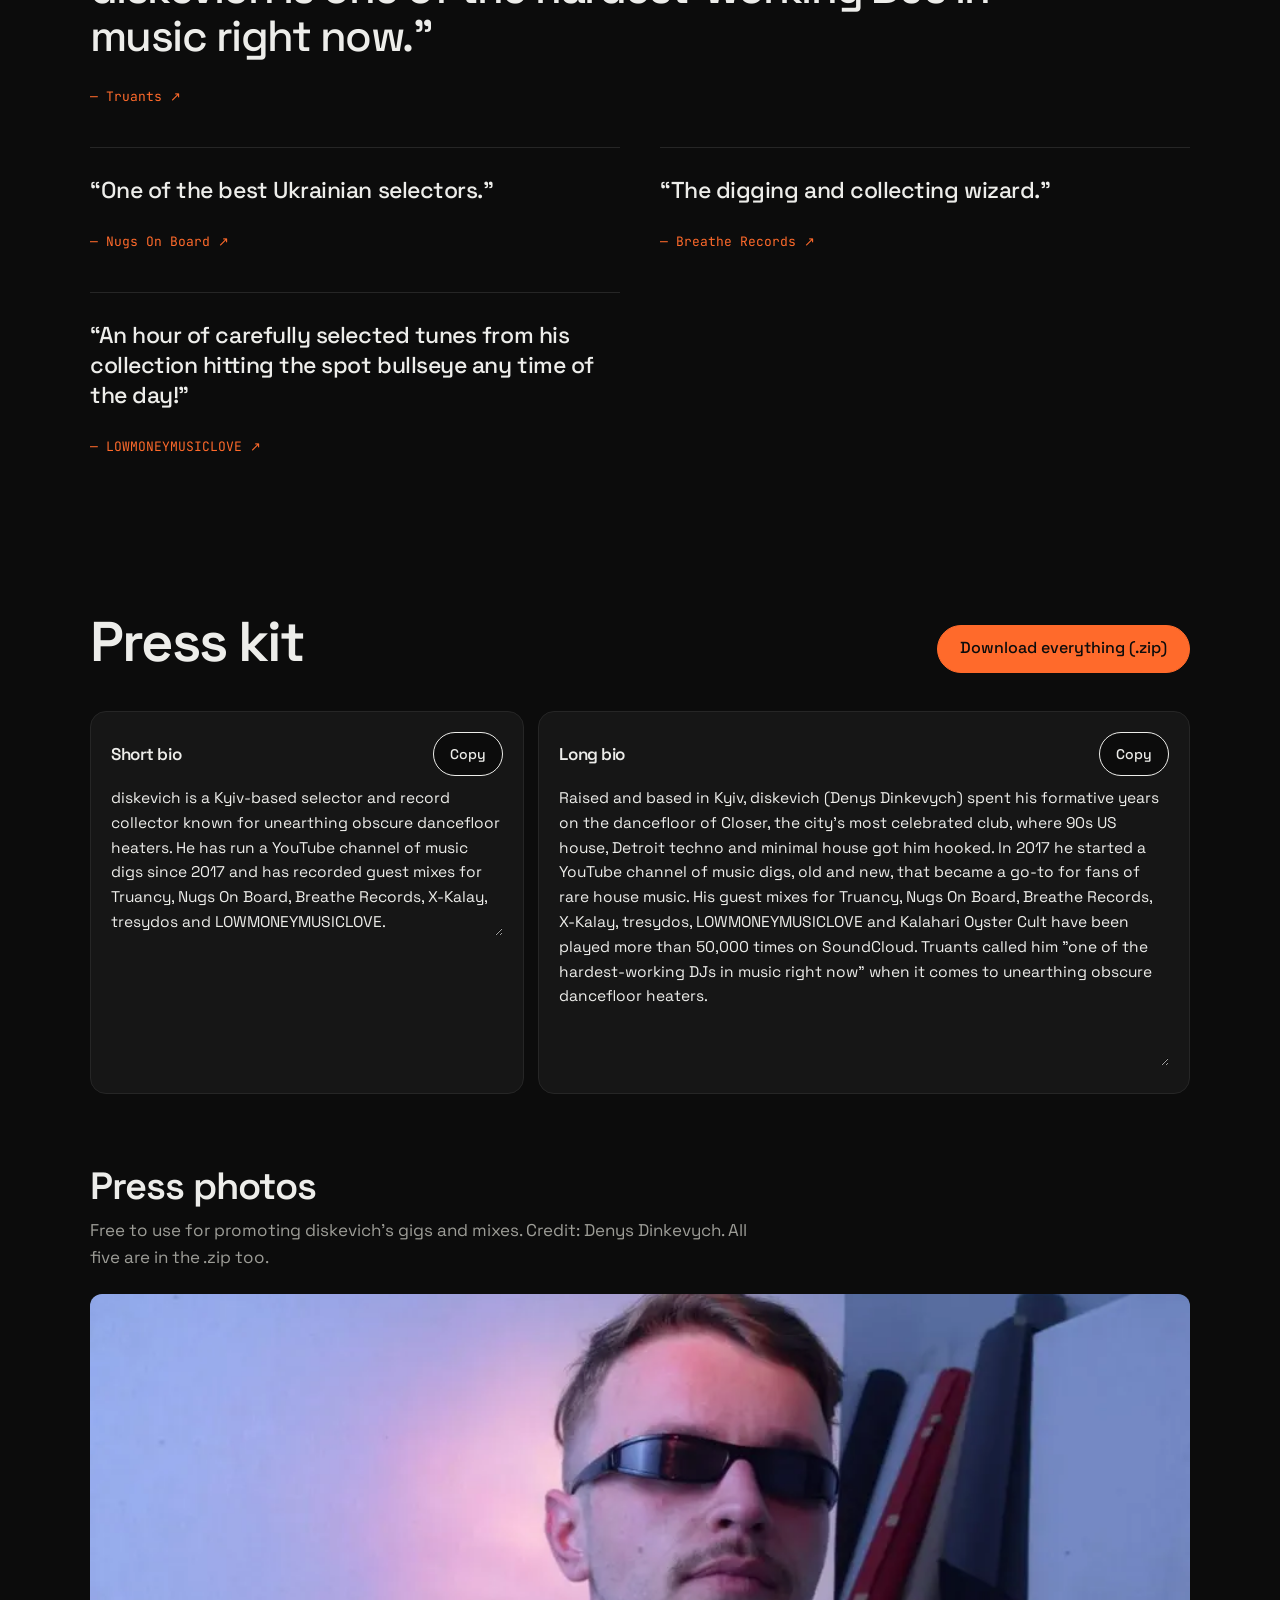
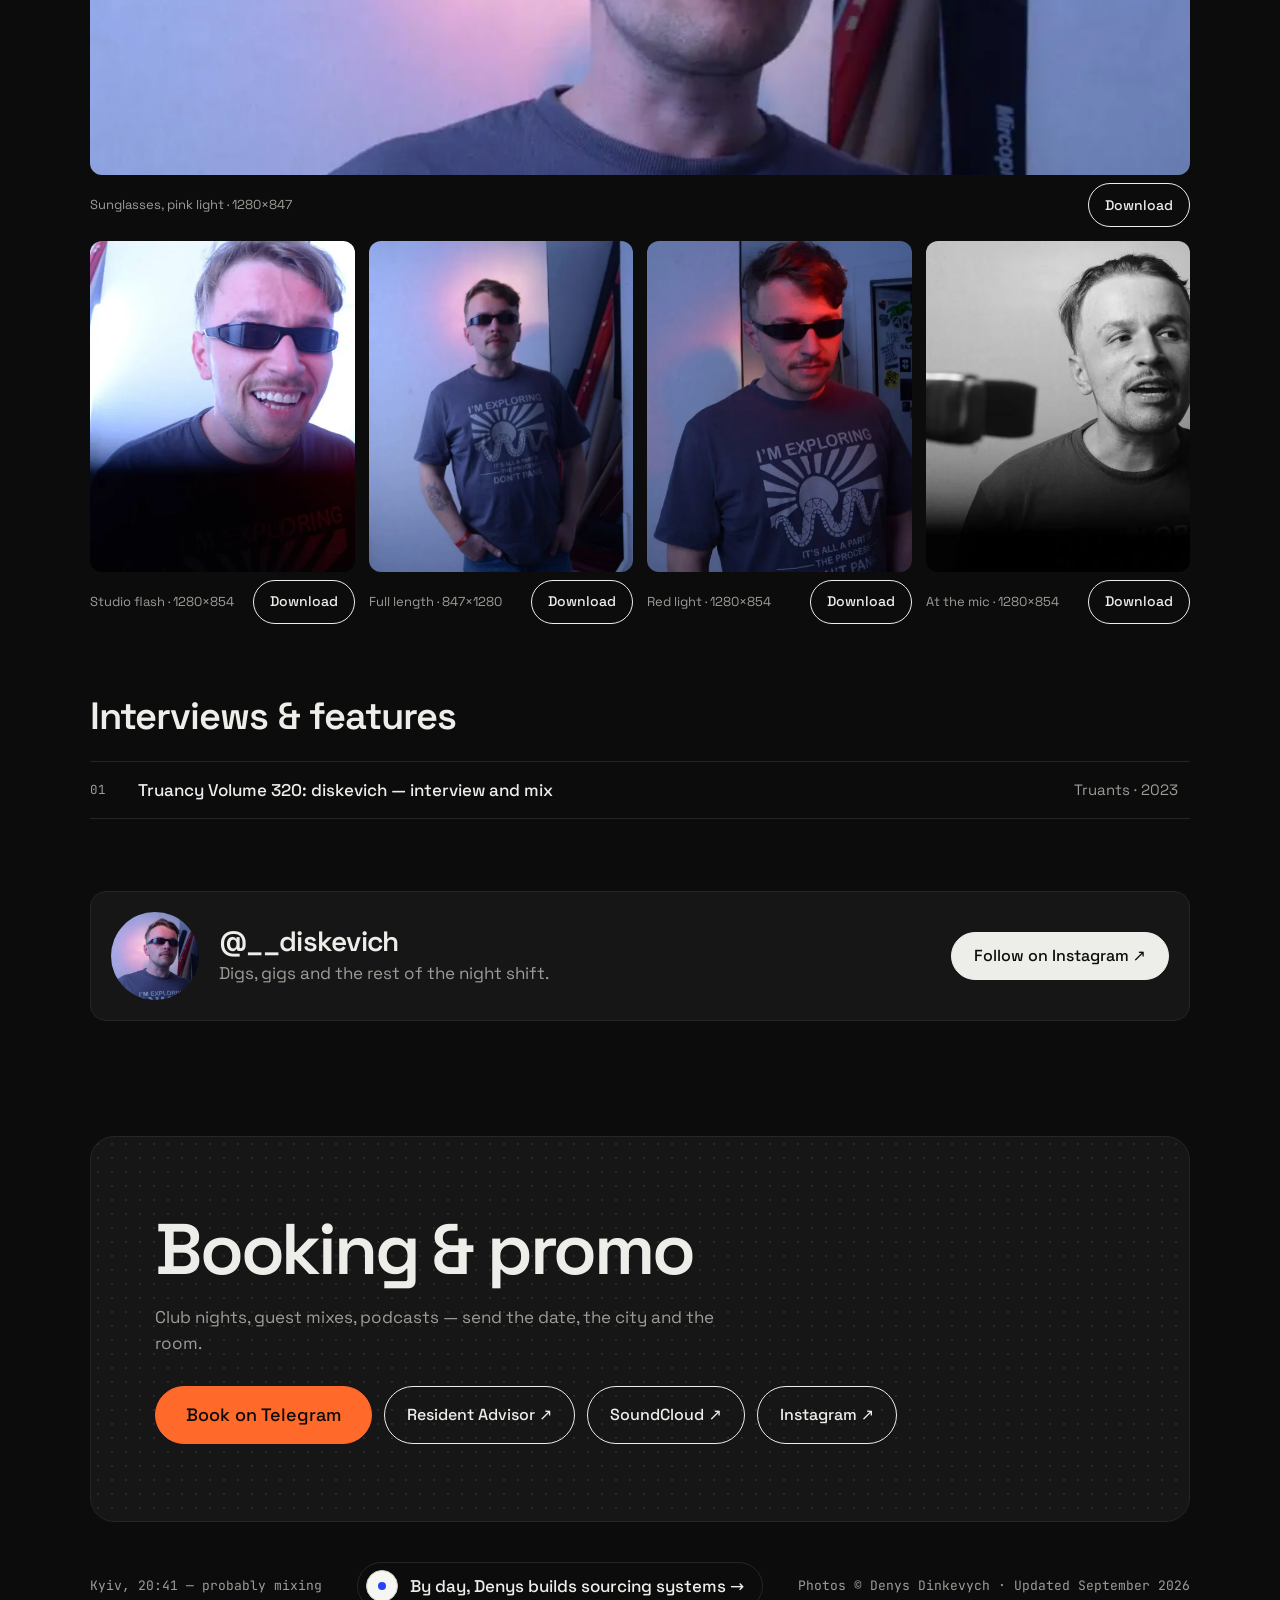
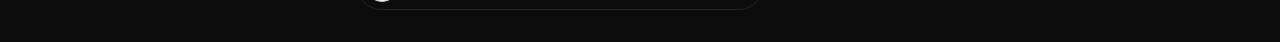
<file: dj/index.html>
<!doctype html>
<html lang="en" data-theme="dark">
<head>
<meta charset="utf-8">
<meta name="viewport" content="width=device-width, initial-scale=1, viewport-fit=cover">
<script>document.documentElement.classList.add("js");</script>
<title>diskevich — DJ, selector &amp; record collector · Kyiv</title>
<meta name="description" content="diskevich is a Kyiv-based selector and record collector: guest mixes for Truancy, Nugs On Board and Breathe Records, gigs from Resident Advisor, bio, press photos and booking.">
<meta name="author" content="Denys Dinkevych">
<meta property="og:type" content="profile">
<meta property="og:title" content="diskevich — DJ, selector &amp; record collector · Kyiv">
<meta property="og:description" content="Obscure dancefloor heaters, dug up. Mixes, gigs, press kit and booking.">
<meta property="og:url" content="https://sourcingden.github.io/sitec/dj/">
<meta property="og:image" content="https://sourcingden.github.io/sitec/dj/og-dj.png">
<meta name="twitter:card" content="summary_large_image">
<meta name="twitter:image" content="https://sourcingden.github.io/sitec/dj/og-dj.png">
<link rel="canonical" href="https://sourcingden.github.io/sitec/dj/">
<meta name="theme-color" content="#0c0c0c">
<link rel="icon" href="../favicon.svg" type="image/svg+xml">
<link rel="apple-touch-icon" href="../apple-touch-icon.png">
<link rel="manifest" href="../manifest.webmanifest">
<link rel="preload" href="../assets/fonts/space-grotesk-latin.woff2" as="font" type="font/woff2" crossorigin>
<link rel="preload" href="../assets/fonts/jetbrains-mono-latin.woff2" as="font" type="font/woff2" crossorigin>
<link rel="stylesheet" href="../styles.css">
<script type="application/ld+json">
{
  "@context": "https://schema.org",
  "@type": "Person",
  "name": "diskevich",
  "alternateName": "Denys Dinkevych",
  "jobTitle": "DJ",
  "description": "Kyiv-based selector and record collector.",
  "image": "https://sourcingden.github.io/sitec/assets/press/photos/diskevich-02-web.webp",
  "address": { "@type": "PostalAddress", "addressLocality": "Kyiv", "addressCountry": "UA" },
  "url": "https://sourcingden.github.io/sitec/dj/",
  "sameAs": [
    "https://soundcloud.com/diskevich",
    "https://ra.co/dj/diskevich",
    "https://www.instagram.com/__diskevich/"
  ]
}
</script>
</head>
<body id="top">
<a class="skip" href="#main">Skip to content</a>
<div class="dj-bg dotgrid" aria-hidden="true"></div>

<header class="bar">
  <div class="wrap bar-inner">
    <a class="brand" href="./" aria-label="diskevich — top of the page">
      <span class="brand-mark">diskevich</span>
    </a>
    <nav class="nav" id="nav" aria-label="Site">
      <a href="#listen">Listen</a>
      <a href="#gigs">Gigs</a>
      <a href="#press-kit">Press kit</a>
      <a class="nav-cross" href="../">Denys by day</a>
    </nav>
    <a class="btn btn-primary bar-cta" href="https://t.me/sourcingdenis" target="_blank" rel="noopener"><span class="long">Book a set</span><span class="short">Book</span></a>
    <button type="button" class="nav-toggle" aria-expanded="false" aria-controls="nav">Menu</button>
  </div>
</header>

<main id="main">
  <!-- ============ HERO ============ -->
  <section class="dj-hero wrap">
    <p class="kicker mono"><span>DJ</span><span>selector &amp; record collector</span><span data-press="city">Kyiv, Ukraine</span></p>
    <h1 class="wordmark">diskevich<span>.</span></h1>
    <div class="dj-hero-grid">
      <div>
        <p class="lede" data-press="sound">Golden-era tech house, chuggy house and obscure dancefloor digs, shaped by 90s US house, Detroit techno and minimal house.</p>
        <div class="actions">
          <a class="btn btn-accent" href="#listen" data-play>▶ Play the mixes</a>
          <a class="btn btn-ghost" href="https://t.me/sourcingdenis" target="_blank" rel="noopener">Book a set</a>
          <a class="btn btn-ghost" href="../assets/press/diskevich-press-kit.zip" download>Press kit .zip</a>
        </div>
        <p class="credits"><span class="mono">Mixes for</span>Truancy · Nugs On Board · X-Kalay · Breathe Records · tresydos · LOWMONEYMUSICLOVE · Kalahari Oyster Cult</p>
      </div>
      <figure class="art">
        <canvas class="dots" id="engraving" tabindex="0" role="img" style="--ar: 700 / 564"
          data-images='{"night":{"src":"../assets/vinyl.webp","mid":150,"spread":34,"spin":200}}'
          aria-label="A vinyl record drawn in dots, spinning at 33⅓ rpm. Move over it to scatter the dots, tap to rebuild."></canvas>
        <img class="art-fallback" src="../assets/vinyl.webp" width="700" height="564" alt="A vinyl record">
      </figure>
    </div>
    <dl class="facts">
      <div><dt class="mono">Based in</dt><dd>Kyiv</dd></div>
      <div><dt class="mono">Guest mixes</dt><dd data-press="mixCount">7</dd></div>
      <div><dt class="mono">SoundCloud plays</dt><dd data-press="plays">50K+</dd></div>
      <div><dt class="mono">Followers</dt><dd data-press="followers">2.1K</dd></div>
    </dl>
  </section>

  <!-- ============ LISTEN ============ -->
  <section id="listen" class="sec wrap">
    <div class="sec-head">
      <h2>Listen</h2>
      <p>A recorded set and the three most played guest mixes. The YouTube and SoundCloud players load only when you press play.</p>
    </div>
    <figure class="yt-facade" id="yt-facade">
      <button type="button" class="yt-play" data-video="ak-LFLGwA3E" aria-label="Play video: diskevich, Episode 7: Octan IN REC">
        <img src="../assets/video/ak-LFLGwA3E.webp" width="1280" height="720" alt="" loading="lazy">
        <span class="sc-play" aria-hidden="true">▶</span>
      </button>
      <figcaption class="yt-cap"><span><b>Episode 7: Octan IN REC</b><span class="mono">IN REC KYIV · YouTube</span></span><a class="mono" href="https://www.youtube.com/watch?v=ak-LFLGwA3E" target="_blank" rel="noopener">Watch on YouTube ↗</a></figcaption>
    </figure>
    <h3 class="sub-h">Most played guest mixes</h3>
    <ol class="top-mixes" id="top-mixes">
      <li class="mix-card dotgrid">
        <p class="mix-top mono"><span>01</span><span>27K plays</span></p>
        <h3>Nugs On Board</h3>
        <p class="mix-title">Nugcast #19</p>
        <div class="mix-foot"><button type="button" class="sc-play mix-play" data-url="https://soundcloud.com/nugsonboardlabel/nugcast-19-diskevich" aria-label="Play Nugcast #19 for Nugs On Board"><span aria-hidden="true">▶</span></button><a class="mono" href="https://soundcloud.com/nugsonboardlabel/nugcast-19-diskevich" target="_blank" rel="noopener">SoundCloud ↗</a></div>
      </li>
      <li class="mix-card dotgrid">
        <p class="mix-top mono"><span>02</span><span>5.4K plays</span></p>
        <h3>tresydos</h3>
        <p class="mix-title">018</p>
        <div class="mix-foot"><button type="button" class="sc-play mix-play" data-url="https://soundcloud.com/tresydosrecords/018-diskevich" aria-label="Play 018 for tresydos"><span aria-hidden="true">▶</span></button><a class="mono" href="https://soundcloud.com/tresydosrecords/018-diskevich" target="_blank" rel="noopener">SoundCloud ↗</a></div>
      </li>
      <li class="mix-card dotgrid">
        <p class="mix-top mono"><span>03</span><span>5.1K plays</span></p>
        <h3>LOWMONEYMUSICLOVE</h3>
        <p class="mix-title">LOWMONEYMUSICMIX 37</p>
        <div class="mix-foot"><button type="button" class="sc-play mix-play" data-url="https://soundcloud.com/lowmoneymusiclove/lowmoneymusicmix-37-diskevich" aria-label="Play LOWMONEYMUSICMIX 37 for LOWMONEYMUSICLOVE"><span aria-hidden="true">▶</span></button><a class="mono" href="https://soundcloud.com/lowmoneymusiclove/lowmoneymusicmix-37-diskevich" target="_blank" rel="noopener">SoundCloud ↗</a></div>
      </li>
    </ol>
    <h3 class="sub-h">More guest mixes</h3>
    <ol class="mixlist more-mixes" id="press-mixes">
      <li><a href="https://soundcloud.com/x-kalay/xkm007-diskevich" target="_blank" rel="noopener"><span>X-Kalay</span><em>XKM007</em><small class="mono">4.1K plays</small></a></li>
      <li><a href="https://soundcloud.com/truants/truancy-volume-320-diskevich" target="_blank" rel="noopener"><span>Truants</span><em>Truancy Volume 320</em><small class="mono">3.7K plays</small></a></li>
      <li><a href="https://soundcloud.com/kalaharioystercult/the-sizeable-mix-vol-23-diskevich" target="_blank" rel="noopener"><span>Kalahari Oyster Cult</span><em>The Sizeable Mix Vol. 23</em><small class="mono">3.4K plays</small></a></li>
      <li><a href="https://soundcloud.com/breathe_records/breathecast-022-diskevich" target="_blank" rel="noopener"><span>Breathe Records</span><em>Breathecast 022</em><small class="mono">3.3K plays</small></a></li>
    </ol>
  </section>

  <!-- ============ GIGS ============ -->
  <section id="gigs" class="sec wrap" data-press-block="gigs">
    <div class="sec-head">
      <h2>Gigs</h2>
      <div class="actions"><a class="btn btn-ghost" href="https://ra.co/dj/diskevich" data-press-link="ra" target="_blank" rel="noopener">All dates on Resident Advisor ↗</a></div>
    </div>
    <ol class="gigs-next" id="gigs-upcoming">
      <li><a href="https://ra.co/events/2502467" target="_blank" rel="noopener"><span>ÓПІК</span><em>Closer · Kyiv</em><small class="mono">3 Oct 2026</small></a></li>
    </ol>
    <p class="gigs-empty" id="gigs-none" hidden>No dates announced right now — booking is open.</p>
    <details class="past" id="gigs-past-box">
      <summary>Past gigs</summary>
      <ol class="mixlist" id="gigs-past"></ol>
    </details>
  </section>

  <!-- ============ QUOTES ============ -->
  <section class="sec wrap">
    <div class="sec-head"><h2>What they say</h2></div>
    <ul class="quotes" id="press-quotes">
      <li><blockquote>“When it comes to unearthing some of the most obscure dancefloor heaters in the world, diskevich is one of the hardest-working DJs in music right now.”</blockquote><a class="mono" href="https://truantsblog.com/2023/truancy-volume-320-diskevich/" target="_blank" rel="noopener">— Truants ↗</a></li>
      <li><blockquote>“One of the best Ukrainian selectors.”</blockquote><a class="mono" href="https://soundcloud.com/nugsonboardlabel/nugcast-19-diskevich" target="_blank" rel="noopener">— Nugs On Board ↗</a></li>
    </ul>
  </section>

  <!-- ============ PRESS KIT ============ -->
  <section id="press-kit" class="sec wrap">
    <div class="sec-head">
      <h2>Press kit</h2>
      <div class="actions"><a class="btn btn-accent" href="../assets/press/diskevich-press-kit.zip" download>Download everything (.zip)</a></div>
    </div>
    <div class="press-grid">
      <div class="press-card"><h3>Short bio <button type="button" class="btn btn-small" data-copy="bio-short">Copy</button></h3><textarea id="bio-short" data-press="bioShort" readonly rows="5" aria-label="Short bio"></textarea></div>
      <div class="press-card"><h3>Long bio <button type="button" class="btn btn-small" data-copy="bio-long">Copy</button></h3><textarea id="bio-long" data-press="bioLong" readonly rows="8" aria-label="Long bio"></textarea></div>
    </div>
    <p class="mono chips" data-press-block="genres"><span data-press="genres"></span></p>
    <p class="mono note" data-press-block="bpm">BPM: <span data-press="bpm"></span></p>
  </section>

  <section class="block wrap">
    <div class="block-head"><h2>Press photos</h2><p>Free to use for promoting diskevich's gigs and mixes. Credit: Denys Dinkevych. All five are in the .zip too.</p></div>
    <div class="gallery">
      <figure>
        <img src="../assets/press/photos/diskevich-02-web.webp" width="900" height="596" alt="diskevich in sunglasses against a wall lit in soft pink and blue" loading="lazy">
        <figcaption><span>Sunglasses, pink light · 1280×847</span><a class="btn btn-small" href="../assets/press/photos/diskevich-02.jpg" download aria-label="Download photo: Sunglasses, pink light">Download</a></figcaption>
      </figure>
      <figure>
        <img src="../assets/press/photos/diskevich-01-web.webp" width="900" height="600" alt="diskevich smiling in dark sunglasses in a photo studio, bright flash behind" loading="lazy">
        <figcaption><span>Studio flash · 1280×854</span><a class="btn btn-small" href="../assets/press/photos/diskevich-01.jpg" download aria-label="Download photo: Smiling in sunglasses, studio flash">Download</a></figcaption>
      </figure>
      <figure>
        <img src="../assets/press/photos/diskevich-03-web.webp" width="596" height="900" alt="Full-length portrait of diskevich in sunglasses and an &#x27;I&#x27;m exploring&#x27; T-shirt" loading="lazy">
        <figcaption><span>Full length · 847×1280</span><a class="btn btn-small" href="../assets/press/photos/diskevich-03.jpg" download aria-label="Download photo: Full length, portrait">Download</a></figcaption>
      </figure>
      <figure>
        <img src="../assets/press/photos/diskevich-04-web.webp" width="900" height="600" alt="diskevich in red light next to a door covered in stickers" loading="lazy">
        <figcaption><span>Red light · 1280×854</span><a class="btn btn-small" href="../assets/press/photos/diskevich-04.jpg" download aria-label="Download photo: Red light, sticker door">Download</a></figcaption>
      </figure>
      <figure>
        <img src="../assets/press/photos/diskevich-05-web.webp" width="900" height="600" alt="Black-and-white portrait of diskevich talking at a microphone" loading="lazy">
        <figcaption><span>At the mic · 1280×854</span><a class="btn btn-small" href="../assets/press/photos/diskevich-05.jpg" download aria-label="Download photo: Black and white, at the mic">Download</a></figcaption>
      </figure>
    </div>
  </section>

  <section class="block wrap" data-press-block="press">
    <div class="block-head"><h2>Interviews &amp; features</h2></div>
    <ol class="mixlist" id="press-coverage"></ol>
  </section>

  <section class="block wrap" data-press-block="rider">
    <div class="block-head"><h2>Rider</h2></div>
    <ul class="bullets" id="press-rider"></ul>
  </section>

  <section class="block wrap">
    <div class="insta-card">
      <img src="../assets/press/photos/diskevich-02-web.webp" width="88" height="88" alt="" loading="lazy">
      <div>
        <h3>@__diskevich</h3>
        <p>Digs, gigs and the rest of the night shift.</p>
      </div>
      <a class="btn btn-primary" href="https://www.instagram.com/__diskevich/" data-press-link="instagram" target="_blank" rel="noopener">Follow on Instagram ↗</a>
    </div>
    <ul class="insta-posts" id="insta-posts" hidden></ul>
  </section>

  <!-- ============ BOOKING ============ -->
  <section id="booking" class="wrap">
    <div class="contact-block dotgrid">
      <h2>Booking &amp; promo</h2>
      <p>Club nights, guest mixes, podcasts — send the date, the city and the room.</p>
      <div class="actions">
        <a class="btn btn-accent btn-big" href="https://t.me/sourcingdenis" target="_blank" rel="noopener">Book on Telegram</a>
        <a class="btn btn-ghost" href="https://ra.co/dj/diskevich" data-press-link="ra" target="_blank" rel="noopener">Resident Advisor ↗</a>
        <a class="btn btn-ghost" href="https://soundcloud.com/diskevich" target="_blank" rel="noopener">SoundCloud ↗</a>
        <a class="btn btn-ghost" href="https://www.instagram.com/__diskevich/" data-press-link="instagram" target="_blank" rel="noopener">Instagram ↗</a>
      </div>
    </div>
  </section>
</main>

<footer class="foot wrap">
  <p class="mono" id="clock">Kyiv</p>
  <a class="cross to-day" href="../"><span class="disc" aria-hidden="true"></span>By day, Denys builds sourcing systems →</a>
  <p class="mono">Photos © Denys Dinkevych · Updated September 2026</p>
</footer>

<script src="../site.js" defer></script>
<script src="dj.js" defer></script>
<script src="../engraving.js" defer></script>
<script src="../press.js" defer></script>
</body>
</html>
</file>
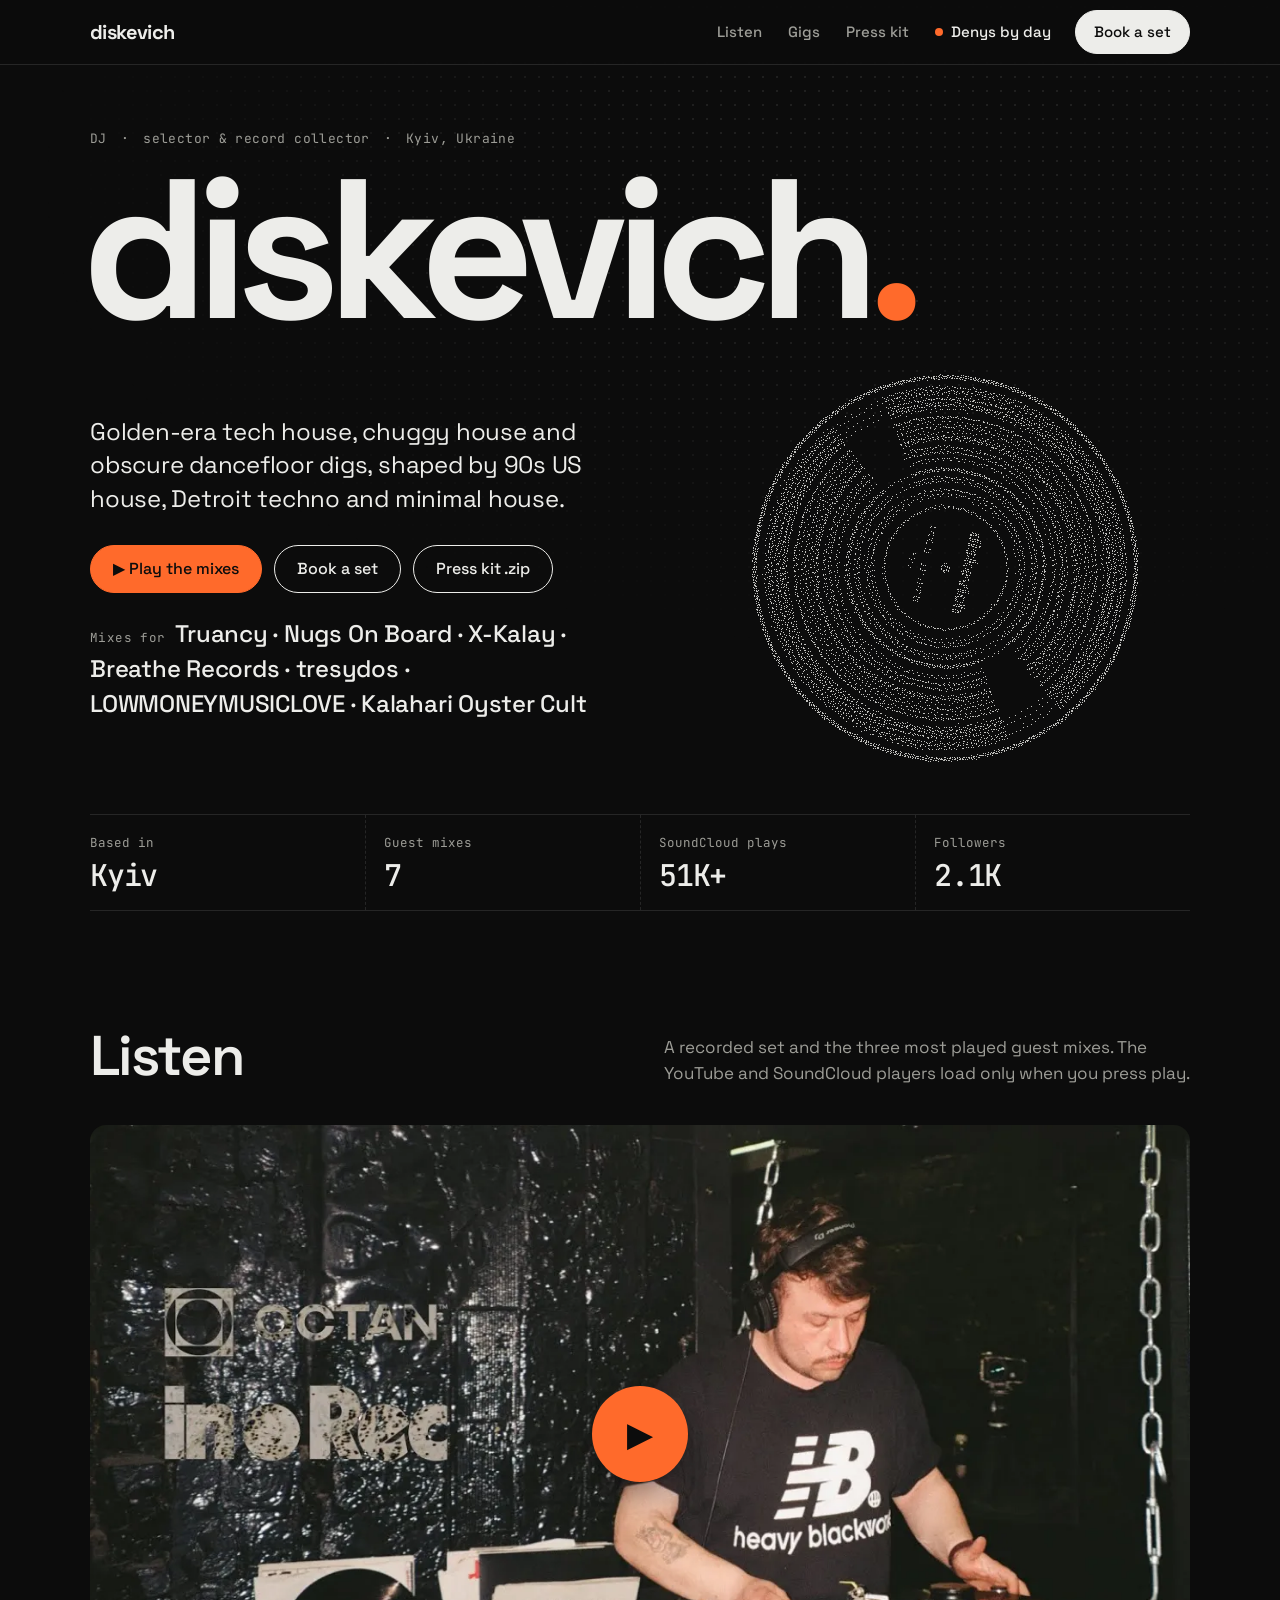
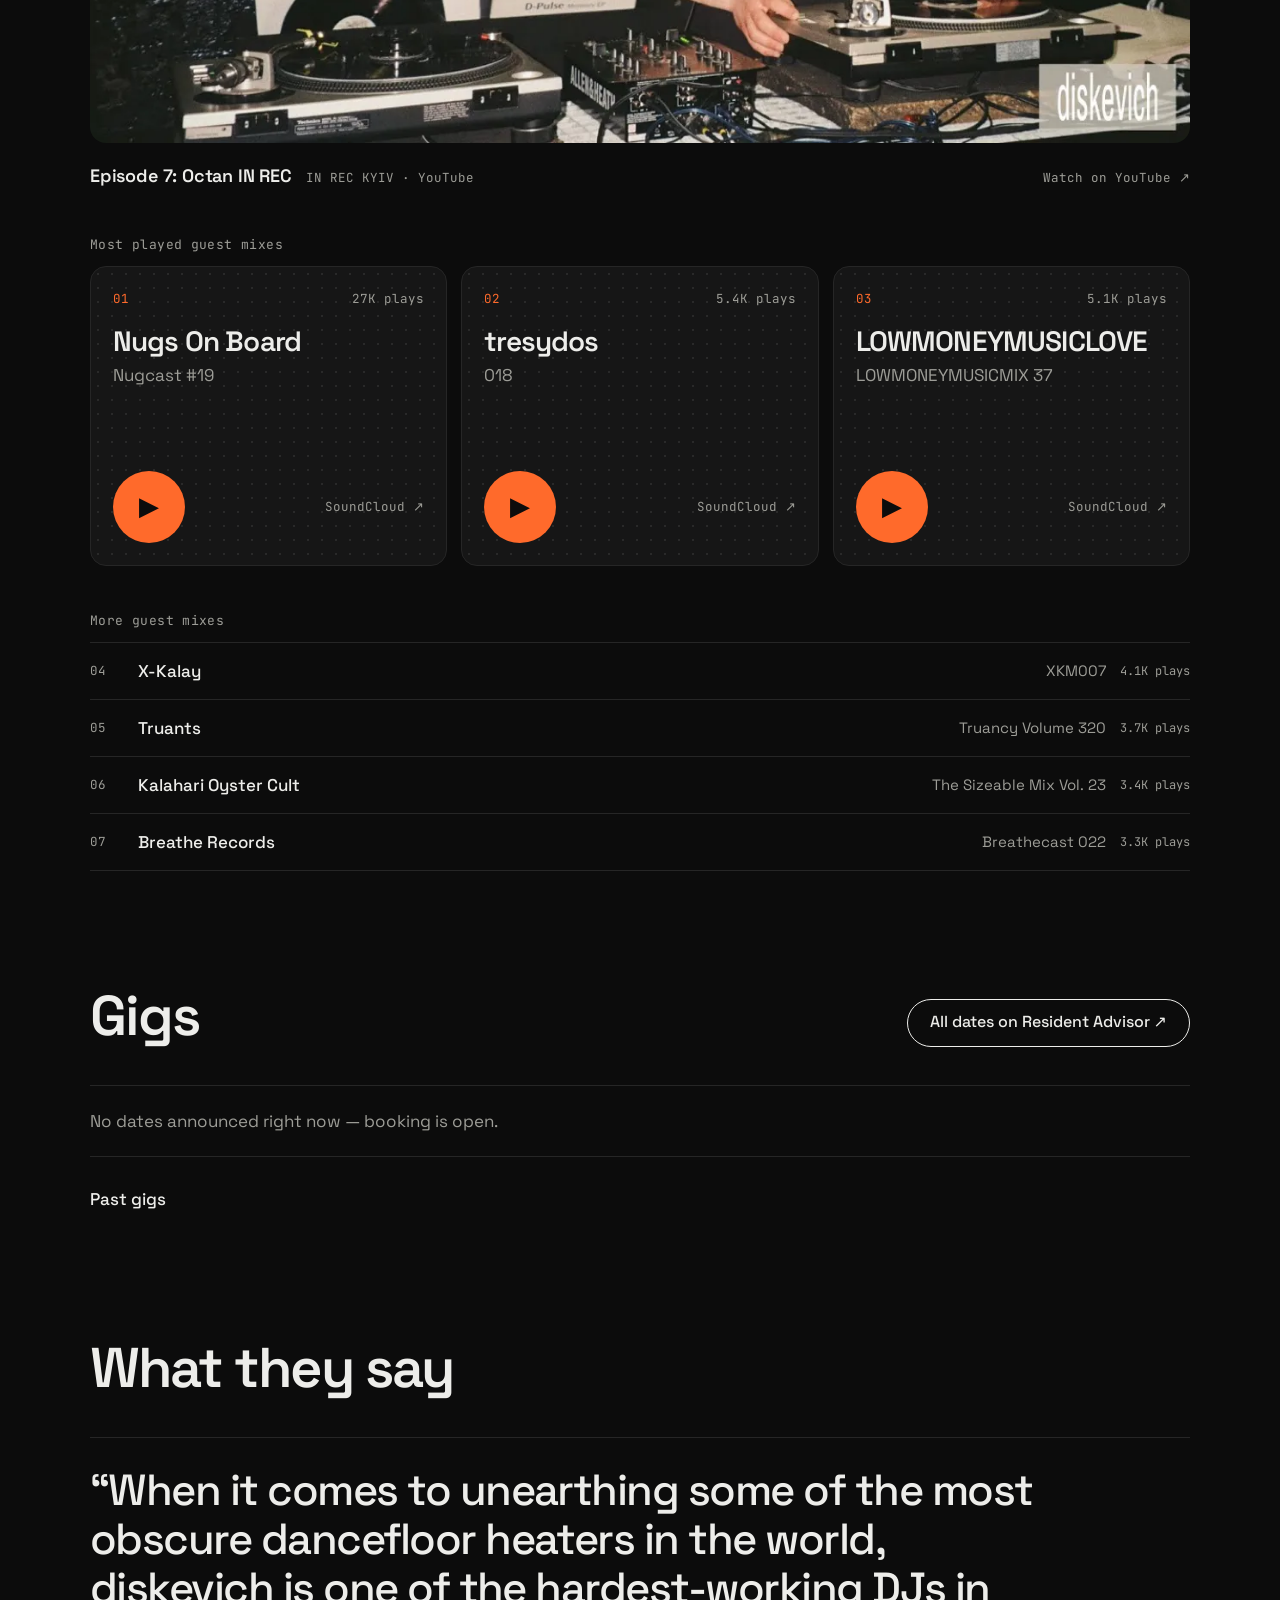
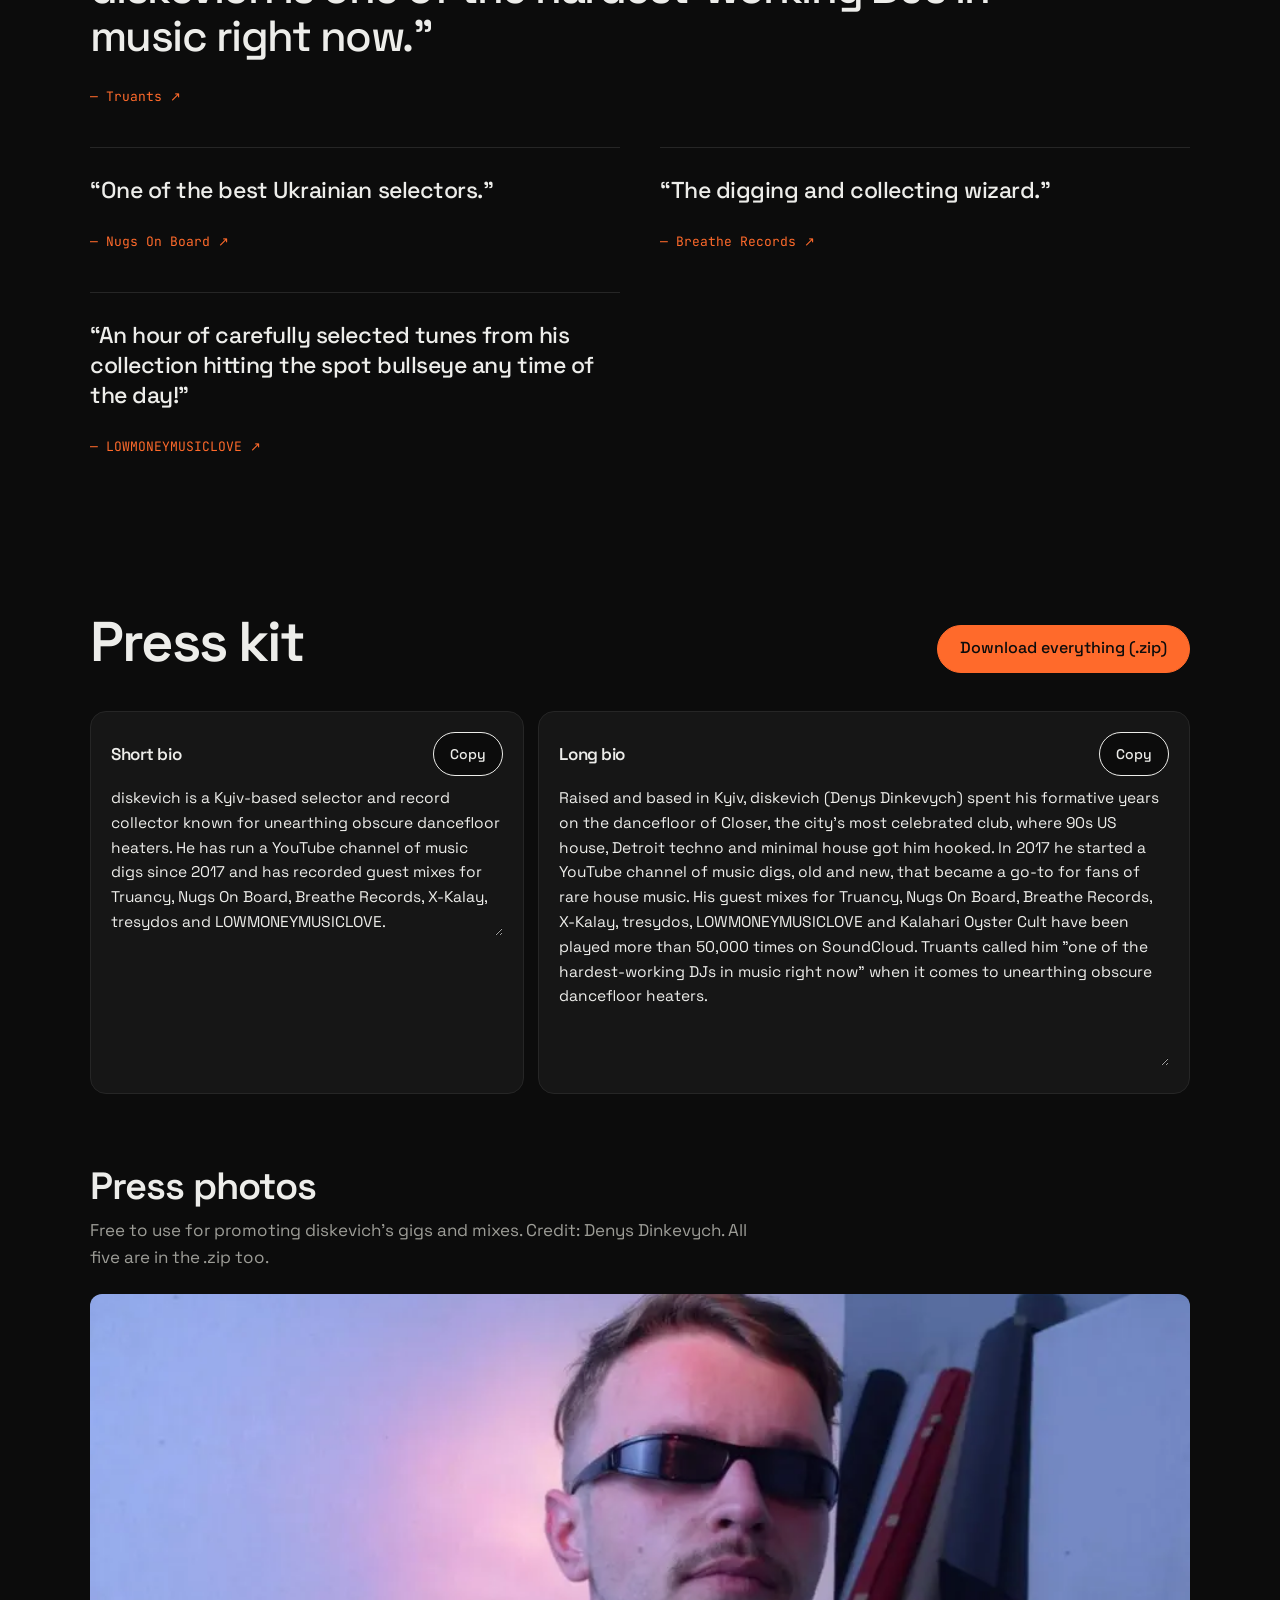
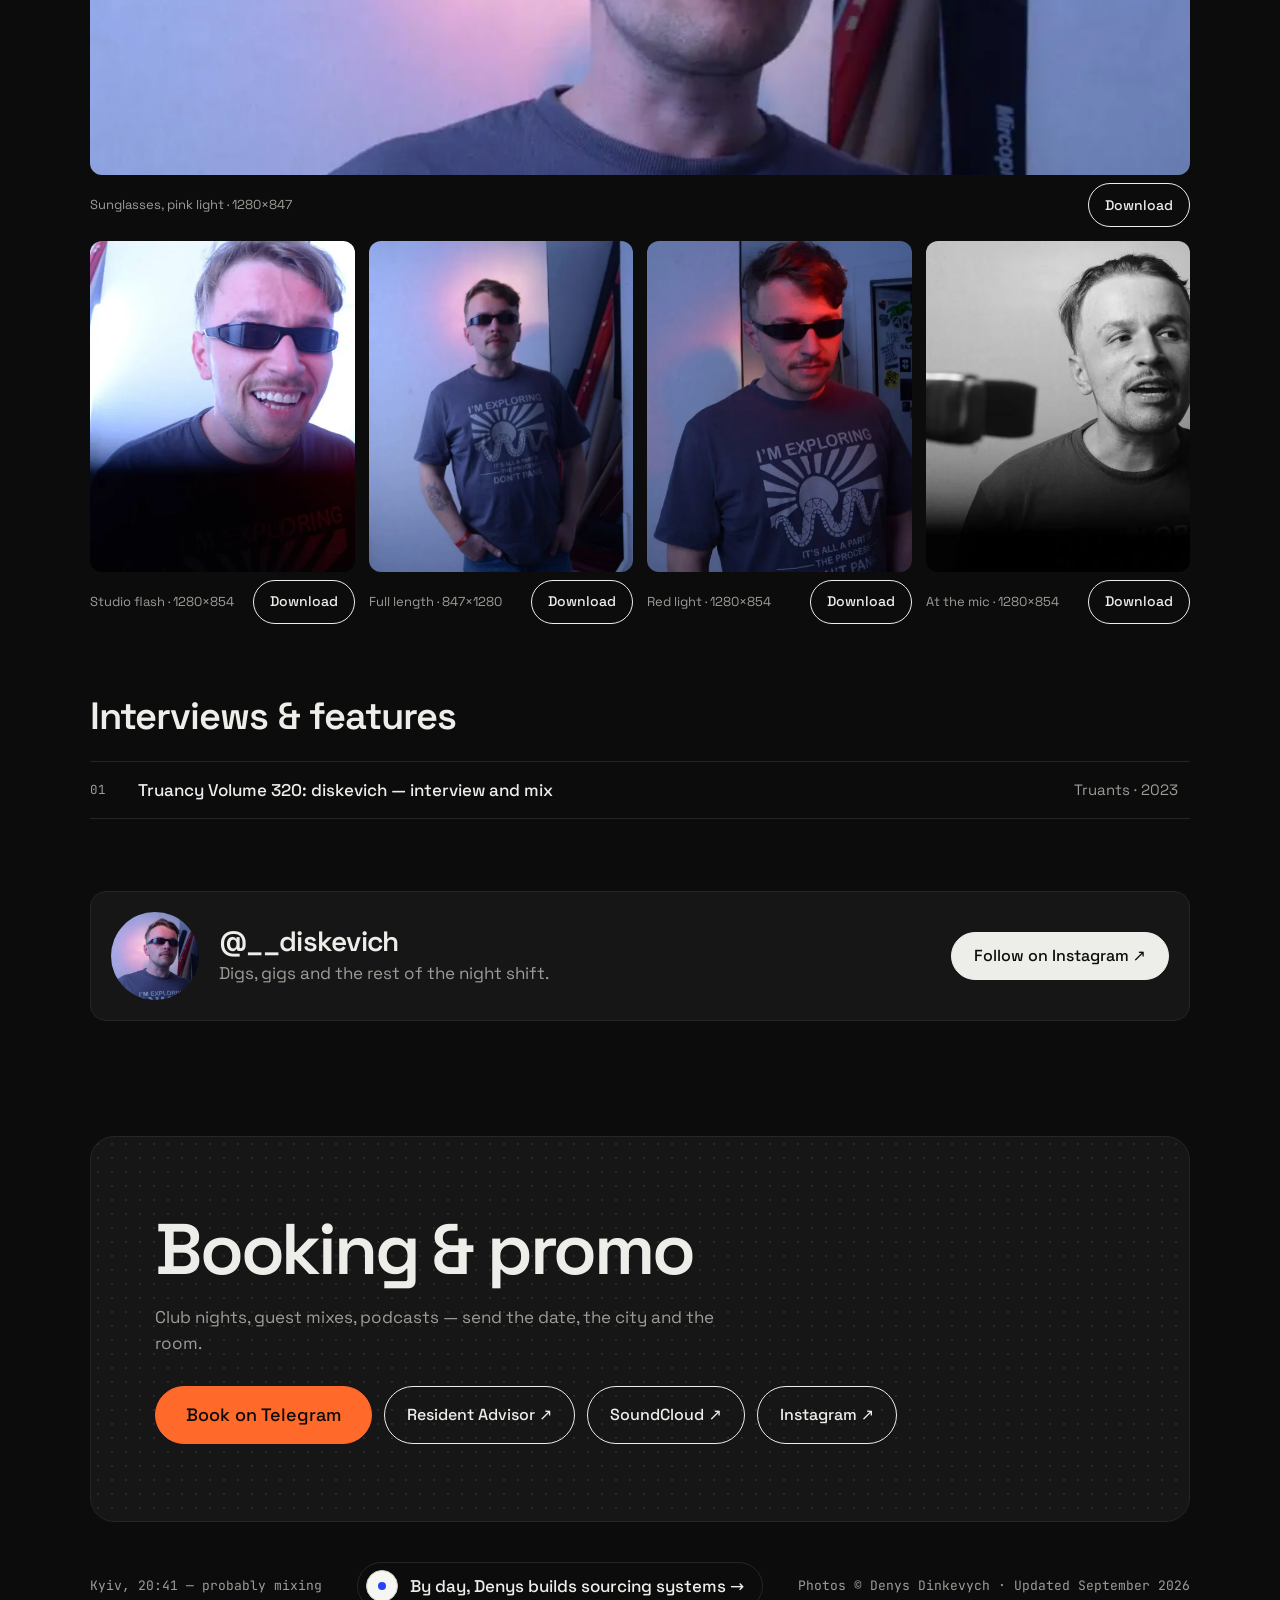
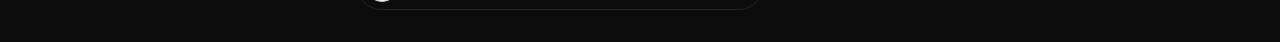
<file: press/index.html>
<!doctype html>
<html lang="en" data-theme="dark">
<head>
<meta charset="utf-8">
<meta name="viewport" content="width=device-width, initial-scale=1">
<title>diskevich — press kit</title>
<meta name="robots" content="noindex">
<link rel="canonical" href="https://sourcingden.github.io/sitec/dj/">
<!-- The press kit moved to /dj/. GitHub Pages has no server redirects, so this page forwards. -->
<meta http-equiv="refresh" content="0; url=../dj/#press-kit">
<script>location.replace("../dj/" + (location.hash || "#press-kit"));</script>
<link rel="stylesheet" href="../styles.css">
</head>
<body>
<main class="wrap nf">
  <h1>The press kit moved.</h1>
  <p class="lede">It now lives on the diskevich page.</p>
  <div class="actions"><a class="btn btn-accent" href="../dj/#press-kit">Open the press kit →</a></div>
</main>
</body>
</html>
</file>
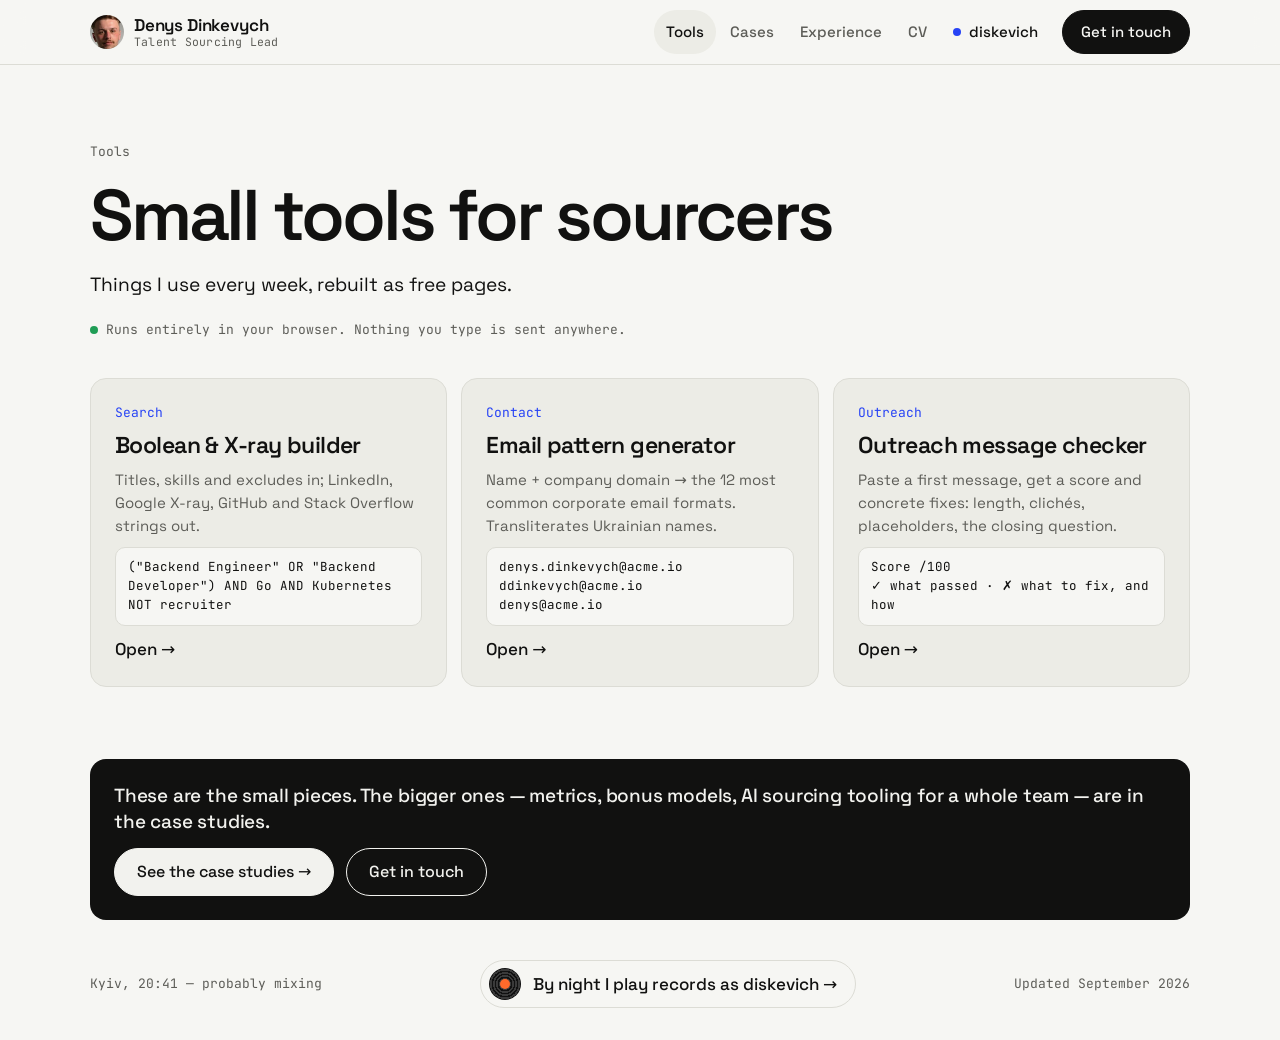
<file: tools/index.html>
<!doctype html>
<html lang="en" data-theme="light">
<head>
<meta charset="utf-8">
<meta name="viewport" content="width=device-width, initial-scale=1, viewport-fit=cover">
<script>document.documentElement.classList.add("js");</script>
<title>Sourcing tools — Denys Dinkevych</title>
<meta name="description" content="Free, private sourcing tools: a Boolean and X-ray search builder, an email pattern generator and an outreach message checker.">
<meta name="author" content="Denys Dinkevych">
<meta property="og:type" content="website">
<meta property="og:title" content="Sourcing tools — Denys Dinkevych">
<meta property="og:description" content="Free, private sourcing tools: a Boolean and X-ray search builder, an email pattern generator and an outreach message checker.">
<meta property="og:url" content="https://sourcingden.github.io/sitec/tools/">
<meta property="og:image" content="https://sourcingden.github.io/sitec/tools/og-tools.png">
<meta name="twitter:card" content="summary_large_image">
<meta name="twitter:image" content="https://sourcingden.github.io/sitec/tools/og-tools.png">
<link rel="canonical" href="https://sourcingden.github.io/sitec/tools/">
<meta name="theme-color" content="#f6f6f3">
<link rel="icon" href="../favicon.svg" type="image/svg+xml">
<link rel="apple-touch-icon" href="../apple-touch-icon.png">
<link rel="manifest" href="../manifest.webmanifest">
<link rel="preload" href="../assets/fonts/space-grotesk-latin.woff2" as="font" type="font/woff2" crossorigin>
<link rel="preload" href="../assets/fonts/jetbrains-mono-latin.woff2" as="font" type="font/woff2" crossorigin>
<link rel="stylesheet" href="../styles.css">
</head>
<body id="top" class="sub">
<a class="skip" href="#main">Skip to content</a>

<header class="bar">
  <div class="wrap bar-inner">
    <a class="brand" href="../" aria-label="Denys Dinkevych — home">
      <img src="../assets/avatar.webp" width="34" height="34" alt="">
      <span class="brand-name">Denys Dinkevych<small class="mono">Talent Sourcing Lead</small></span>
    </a>
    <nav class="nav" id="nav" aria-label="Site">
      <a href="../tools/" aria-current="page">Tools</a>
      <a href="../cases/">Cases</a>
      <a href="../#experience">Experience</a>
      <a href="../cv/">CV</a>
      <a class="nav-cross" href="../dj/">diskevich</a>
    </nav>
    <a class="btn btn-primary bar-cta" href="../#contact"><span class="long">Get in touch</span><span class="short">Contact</span></a>
    <button type="button" class="nav-toggle" aria-expanded="false" aria-controls="nav">Menu</button>
  </div>
</header>

<main id="main" class="wrap">

  <section class="page-head">
    <p class="crumbs mono">Tools</p>
    <h1>Small tools for sourcers</h1>
    <p class="lede">Things I use every week, rebuilt as free pages.</p>
    <p class="privacy mono">Runs entirely in your browser. Nothing you type is sent anywhere.</p>
  </section>
  <div class="tool-grid">
    <a class="tool-card" href="boolean/">
      <p class="mono tag">Search</p>
      <h2>Boolean &amp; X-ray builder</h2>
      <p>Titles, skills and excludes in; LinkedIn, Google X-ray, GitHub and Stack Overflow strings out.</p>
      <code class="sample">("Backend Engineer" OR "Backend Developer") AND Go AND Kubernetes NOT recruiter</code>
      <span class="go" aria-hidden="true">Open →</span>
    </a>
    <a class="tool-card" href="email-patterns/">
      <p class="mono tag">Contact</p>
      <h2>Email pattern generator</h2>
      <p>Name + company domain → the 12 most common corporate email formats. Transliterates Ukrainian names.</p>
      <code class="sample">denys.dinkevych@acme.io<br>ddinkevych@acme.io<br>denys@acme.io</code>
      <span class="go" aria-hidden="true">Open →</span>
    </a>
    <a class="tool-card" href="outreach-check/">
      <p class="mono tag">Outreach</p>
      <h2>Outreach message checker</h2>
      <p>Paste a first message, get a score and concrete fixes: length, clichés, placeholders, the closing question.</p>
      <code class="sample">Score /100<br>✓ what passed · ✗ what to fix, and how</code>
      <span class="go" aria-hidden="true">Open →</span>
    </a>
  </div>

  <section class="block">
    <div class="pitch band-ink">
      <p>These are the small pieces. The bigger ones — metrics, bonus models, AI sourcing tooling for a whole team — are in the case studies.</p>
      <div class="actions"><a class="btn btn-primary" href="../cases/">See the case studies →</a><a class="btn btn-ghost" href="../#contact">Get in touch</a></div>
    </div>
  </section>

</main>

<footer class="foot wrap">
  <p class="mono" id="clock">Kyiv</p>
  <a class="cross" href="../dj/"><span class="disc" aria-hidden="true"></span>By night I play records as diskevich →</a>
  <p class="mono">Updated September 2026</p>
</footer>

<script src="../site.js" defer></script>
</body>
</html>
</file>
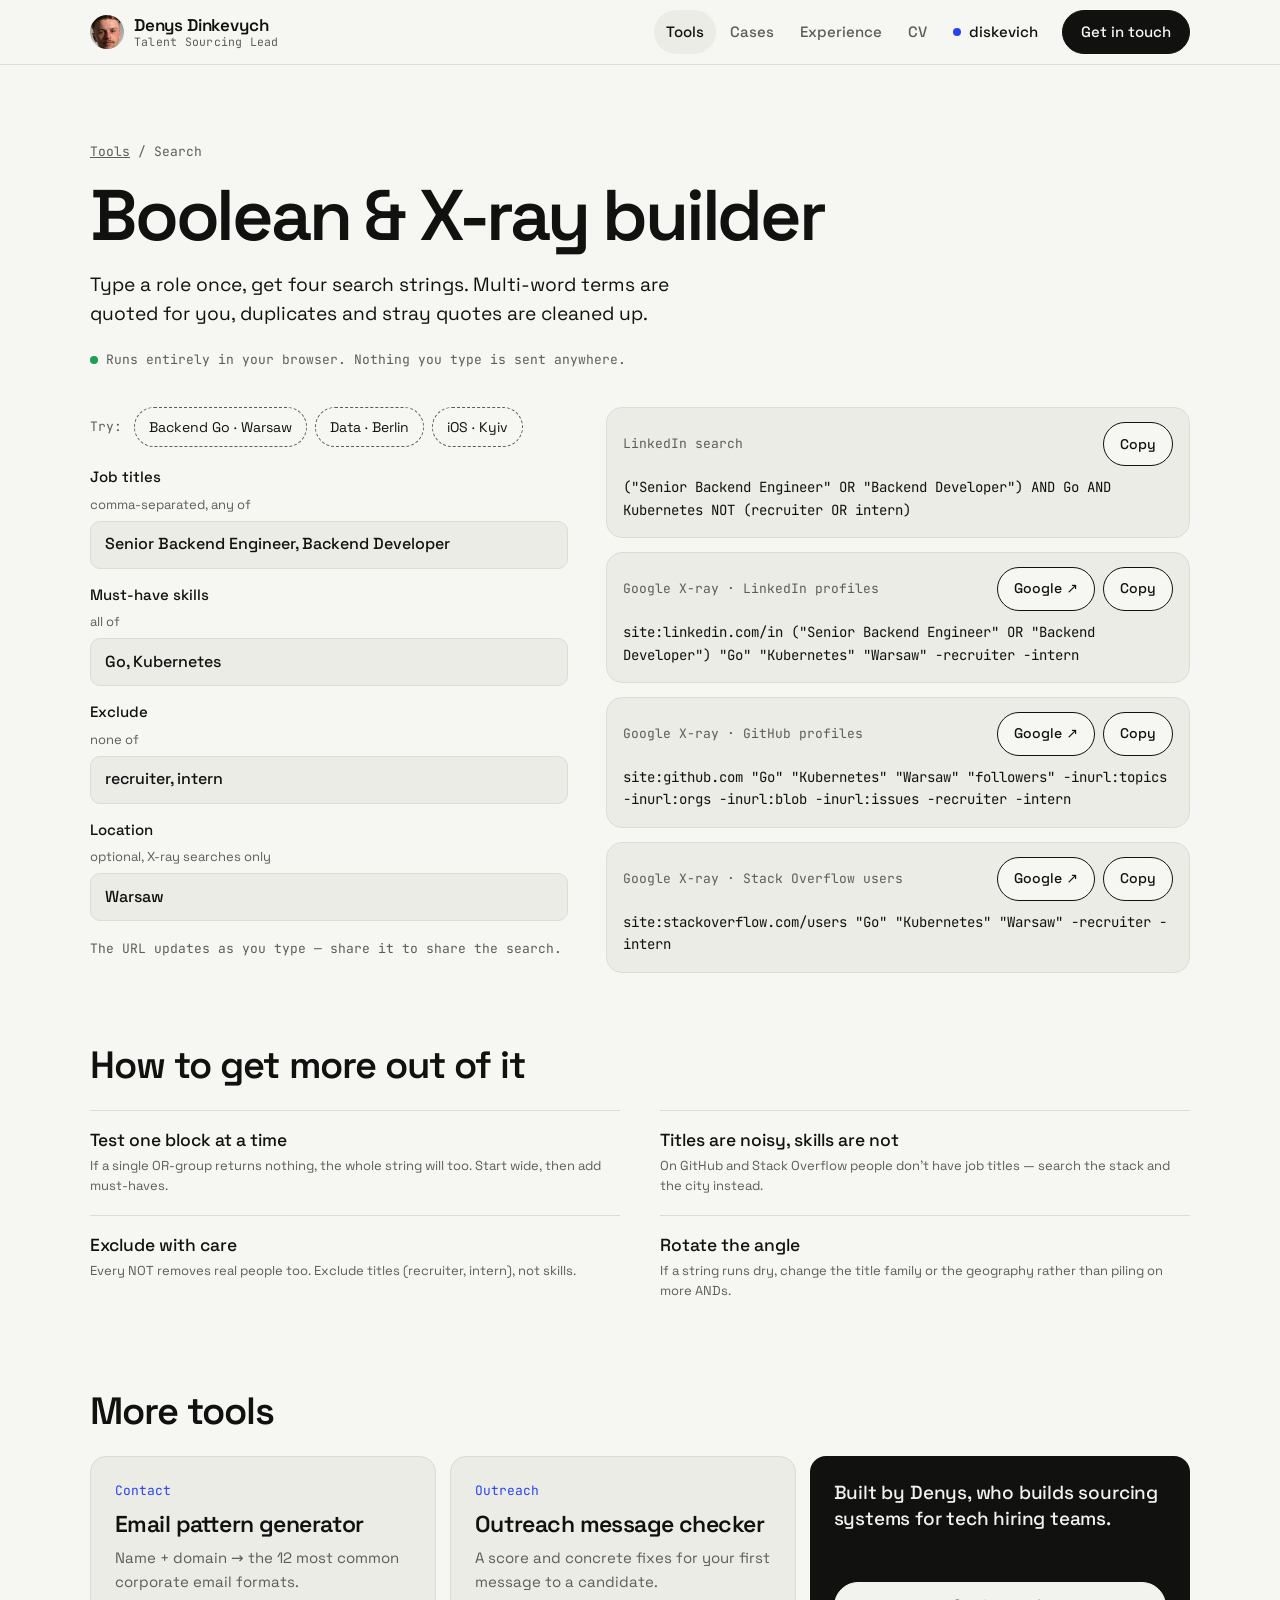
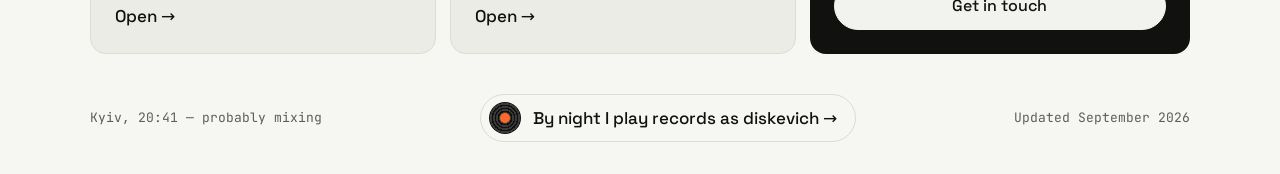
<file: tools/boolean/index.html>
<!doctype html>
<html lang="en" data-theme="light">
<head>
<meta charset="utf-8">
<meta name="viewport" content="width=device-width, initial-scale=1, viewport-fit=cover">
<script>document.documentElement.classList.add("js");</script>
<title>Boolean & X-ray search builder — free sourcing tool</title>
<meta name="description" content="Build LinkedIn Boolean strings and Google X-ray searches for LinkedIn, GitHub and Stack Overflow from job titles, skills and excludes. Free and private.">
<meta name="author" content="Denys Dinkevych">
<meta property="og:type" content="website">
<meta property="og:title" content="Boolean & X-ray search builder — free sourcing tool">
<meta property="og:description" content="Build LinkedIn Boolean strings and Google X-ray searches for LinkedIn, GitHub and Stack Overflow from job titles, skills and excludes. Free and private.">
<meta property="og:url" content="https://sourcingden.github.io/sitec/tools/boolean/">
<meta property="og:image" content="https://sourcingden.github.io/sitec/tools/og-boolean.png">
<meta name="twitter:card" content="summary_large_image">
<meta name="twitter:image" content="https://sourcingden.github.io/sitec/tools/og-boolean.png">
<link rel="canonical" href="https://sourcingden.github.io/sitec/tools/boolean/">
<meta name="theme-color" content="#f6f6f3">
<link rel="icon" href="../../favicon.svg" type="image/svg+xml">
<link rel="apple-touch-icon" href="../../apple-touch-icon.png">
<link rel="manifest" href="../../manifest.webmanifest">
<link rel="preload" href="../../assets/fonts/space-grotesk-latin.woff2" as="font" type="font/woff2" crossorigin>
<link rel="preload" href="../../assets/fonts/jetbrains-mono-latin.woff2" as="font" type="font/woff2" crossorigin>
<link rel="stylesheet" href="../../styles.css">
</head>
<body id="top" class="sub">
<a class="skip" href="#main">Skip to content</a>

<header class="bar">
  <div class="wrap bar-inner">
    <a class="brand" href="../../" aria-label="Denys Dinkevych — home">
      <img src="../../assets/avatar.webp" width="34" height="34" alt="">
      <span class="brand-name">Denys Dinkevych<small class="mono">Talent Sourcing Lead</small></span>
    </a>
    <nav class="nav" id="nav" aria-label="Site">
      <a href="../../tools/" aria-current="page">Tools</a>
      <a href="../../cases/">Cases</a>
      <a href="../../#experience">Experience</a>
      <a href="../../cv/">CV</a>
      <a class="nav-cross" href="../../dj/">diskevich</a>
    </nav>
    <a class="btn btn-primary bar-cta" href="../../#contact"><span class="long">Get in touch</span><span class="short">Contact</span></a>
    <button type="button" class="nav-toggle" aria-expanded="false" aria-controls="nav">Menu</button>
  </div>
</header>

<main id="main" class="wrap">

  <section class="page-head">
    <p class="crumbs mono"><a href="../">Tools</a> / Search</p>
    <h1>Boolean &amp; X-ray builder</h1>
    <p class="lede">Type a role once, get four search strings. Multi-word terms are quoted for you, duplicates and stray quotes are cleaned up.</p>
    <p class="privacy mono">Runs entirely in your browser. Nothing you type is sent anywhere.</p>
  </section>
  <section class="block tight tool-layout">
    <div class="pane-in">
    <div class="presets" role="group" aria-label="Examples">
      <span class="mono">Try:</span>
      <button type="button" data-preset='{"titles":"Senior Backend Engineer, Backend Developer","skills":"Go, Kubernetes","exclude":"recruiter, intern","location":"Warsaw"}'>Backend Go · Warsaw</button>
      <button type="button" data-preset='{"titles":"Data Engineer, Analytics Engineer","skills":"dbt, Airflow","exclude":"recruiter, intern","location":"Berlin"}'>Data · Berlin</button>
      <button type="button" data-preset='{"titles":"iOS Engineer, iOS Developer","skills":"Swift, SwiftUI","exclude":"recruiter, intern, trainee","location":"Kyiv"}'>iOS · Kyiv</button>
    </div>
    <form class="bool" id="bool-form" autocomplete="off" data-url-state>
      <label>Job titles <small>comma-separated, any of</small>
        <input name="titles" value="Senior Backend Engineer, Backend Developer"></label>
      <label>Must-have skills <small>all of</small>
        <input name="skills" value="Go, Kubernetes"></label>
      <label>Exclude <small>none of</small>
        <input name="exclude" value="recruiter, intern"></label>
      <label>Location <small>optional, X-ray searches only</small>
        <input name="location" value="Warsaw"></label>
    </form>
    <p class="hint mono">The URL updates as you type — share it to share the search.</p>
    </div>
    <div class="bool-out pane-out">
      <div class="out-card">
        <div class="out-head"><span class="mono">LinkedIn search</span><span class="out-btns"><button type="button" class="btn btn-small" data-copy="out-linkedin">Copy</button></span></div>
        <code id="out-linkedin" data-out="linkedin"></code>
      </div>
      <div class="out-card">
        <div class="out-head"><span class="mono">Google X-ray · LinkedIn profiles</span><span class="out-btns"><a class="btn btn-small" data-open="xray" href="#" target="_blank" rel="noopener">Google ↗</a><button type="button" class="btn btn-small" data-copy="out-xray">Copy</button></span></div>
        <code id="out-xray" data-out="xray"></code>
      </div>
      <div class="out-card">
        <div class="out-head"><span class="mono">Google X-ray · GitHub profiles</span><span class="out-btns"><a class="btn btn-small" data-open="github" href="#" target="_blank" rel="noopener">Google ↗</a><button type="button" class="btn btn-small" data-copy="out-github">Copy</button></span></div>
        <code id="out-github" data-out="github"></code>
      </div>
      <div class="out-card">
        <div class="out-head"><span class="mono">Google X-ray · Stack Overflow users</span><span class="out-btns"><a class="btn btn-small" data-open="stackoverflow" href="#" target="_blank" rel="noopener">Google ↗</a><button type="button" class="btn btn-small" data-copy="out-stackoverflow">Copy</button></span></div>
        <code id="out-stackoverflow" data-out="stackoverflow"></code>
      </div>
    </div>
  </section>
  <section class="block">
    <div class="block-head"><h2>How to get more out of it</h2></div>
    <ul class="pubs">
      <li><div class="row"><b>Test one block at a time</b><span>If a single OR-group returns nothing, the whole string will too. Start wide, then add must-haves.</span></div></li>
      <li><div class="row"><b>Titles are noisy, skills are not</b><span>On GitHub and Stack Overflow people don't have job titles — search the stack and the city instead.</span></div></li>
      <li><div class="row"><b>Exclude with care</b><span>Every NOT removes real people too. Exclude titles (recruiter, intern), not skills.</span></div></li>
      <li><div class="row"><b>Rotate the angle</b><span>If a string runs dry, change the title family or the geography rather than piling on more ANDs.</span></div></li>
    </ul>
  </section>

  <section class="block">
    <div class="block-head"><h2>More tools</h2></div>
    <div class="more-tools">
      <a class="tool-card" href="../email-patterns/"><p class="mono tag">Contact</p><h3>Email pattern generator</h3><p>Name + domain → the 12 most common corporate email formats.</p><span class="go" aria-hidden="true">Open →</span></a>
      <a class="tool-card" href="../outreach-check/"><p class="mono tag">Outreach</p><h3>Outreach message checker</h3><p>A score and concrete fixes for your first message to a candidate.</p><span class="go" aria-hidden="true">Open →</span></a>
      <div class="pitch band-ink"><p>Built by Denys, who builds sourcing systems for tech hiring teams.</p><a class="btn btn-primary" href="../../#contact">Get in touch</a></div>
    </div>
  </section>

</main>

<footer class="foot wrap">
  <p class="mono" id="clock">Kyiv</p>
  <a class="cross" href="../../dj/"><span class="disc" aria-hidden="true"></span>By night I play records as diskevich →</a>
  <p class="mono">Updated September 2026</p>
</footer>

<script src="../../site.js" defer></script>
<script src="../../boolean.js" defer></script>
</body>
</html>
</file>
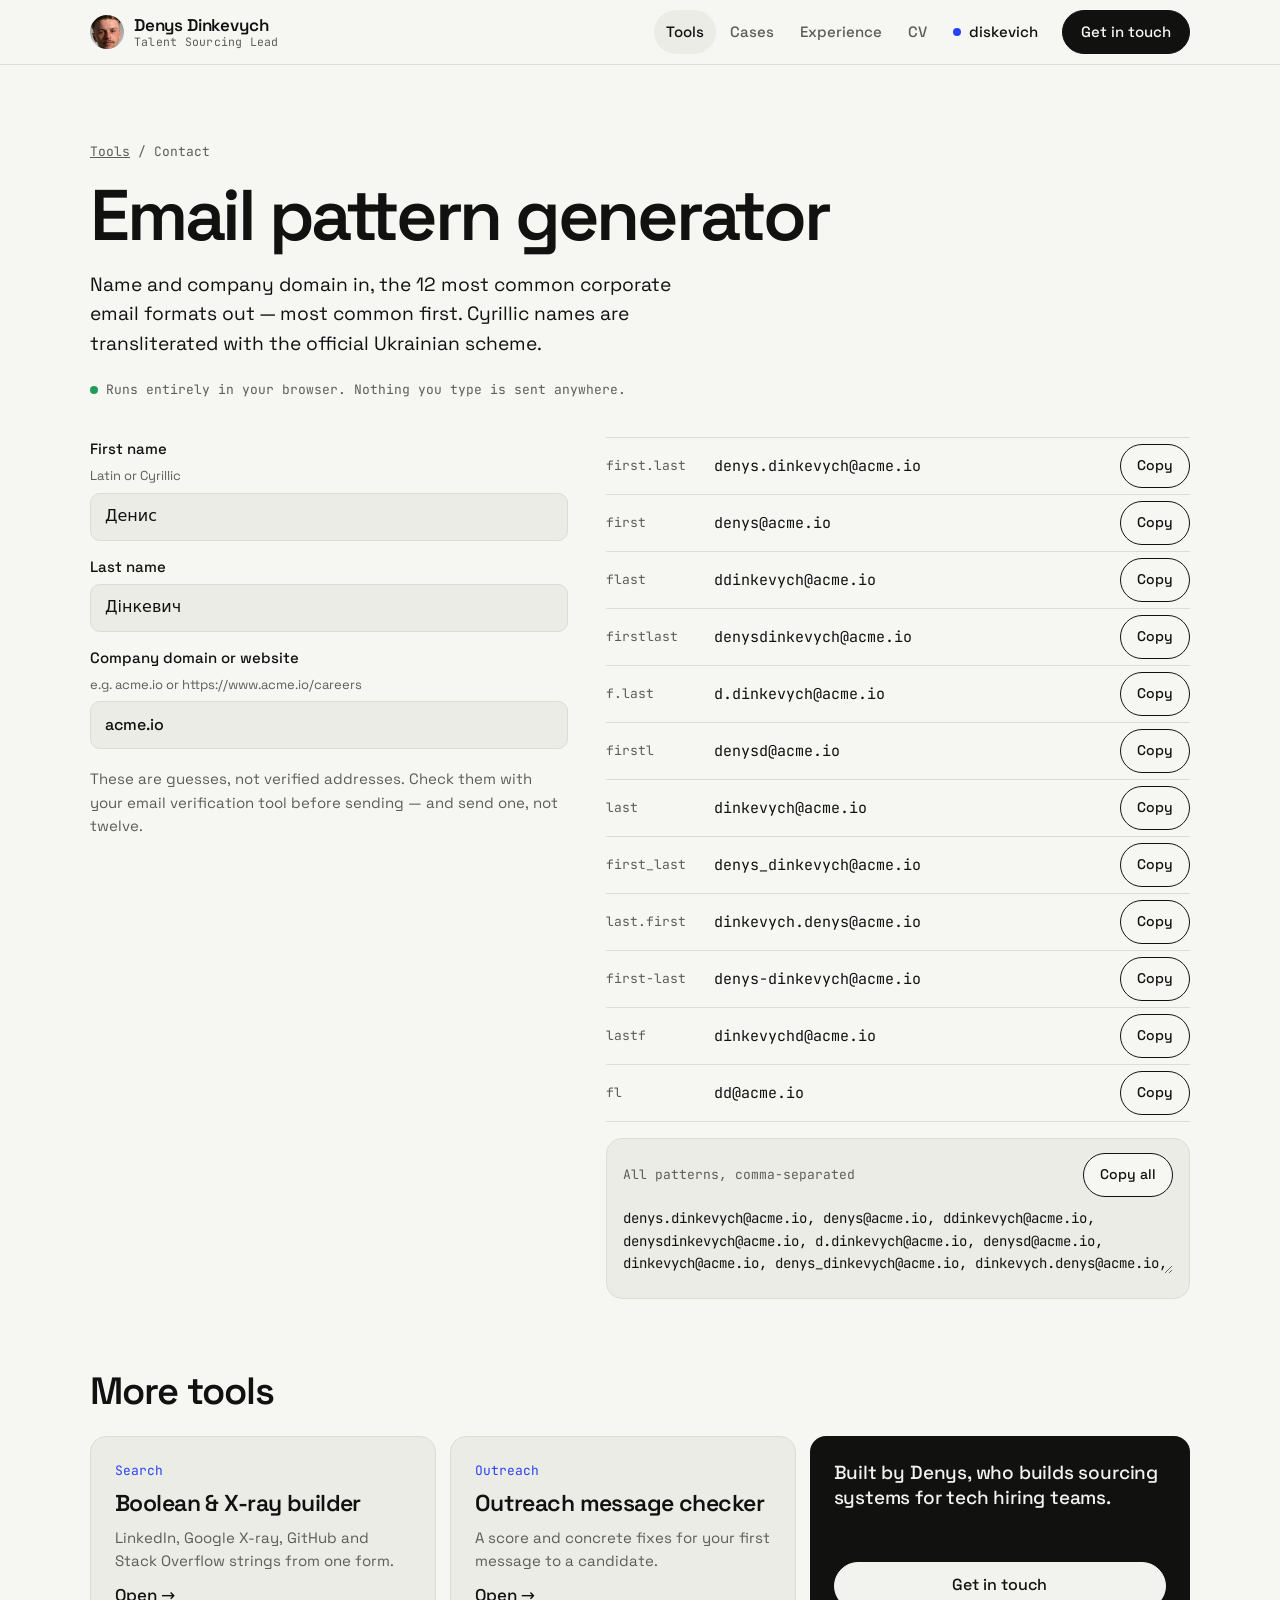
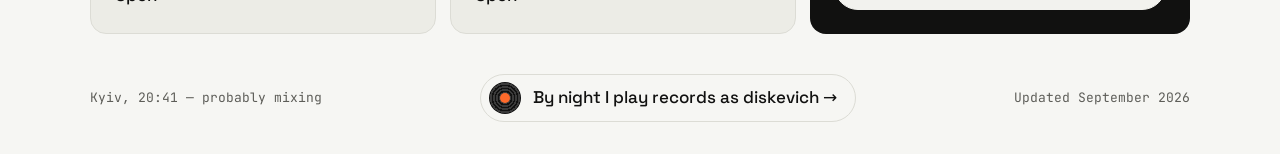
<file: tools/email-patterns/index.html>
<!doctype html>
<html lang="en" data-theme="light">
<head>
<meta charset="utf-8">
<meta name="viewport" content="width=device-width, initial-scale=1, viewport-fit=cover">
<script>document.documentElement.classList.add("js");</script>
<title>Email pattern generator — free sourcing tool</title>
<meta name="description" content="Turn a name and a company domain into the most common corporate email formats. Transliterates Ukrainian and Russian names. Free and private.">
<meta name="author" content="Denys Dinkevych">
<meta property="og:type" content="website">
<meta property="og:title" content="Email pattern generator — free sourcing tool">
<meta property="og:description" content="Turn a name and a company domain into the most common corporate email formats. Transliterates Ukrainian and Russian names. Free and private.">
<meta property="og:url" content="https://sourcingden.github.io/sitec/tools/email-patterns/">
<meta property="og:image" content="https://sourcingden.github.io/sitec/tools/og-email.png">
<meta name="twitter:card" content="summary_large_image">
<meta name="twitter:image" content="https://sourcingden.github.io/sitec/tools/og-email.png">
<link rel="canonical" href="https://sourcingden.github.io/sitec/tools/email-patterns/">
<meta name="theme-color" content="#f6f6f3">
<link rel="icon" href="../../favicon.svg" type="image/svg+xml">
<link rel="apple-touch-icon" href="../../apple-touch-icon.png">
<link rel="manifest" href="../../manifest.webmanifest">
<link rel="preload" href="../../assets/fonts/space-grotesk-latin.woff2" as="font" type="font/woff2" crossorigin>
<link rel="preload" href="../../assets/fonts/jetbrains-mono-latin.woff2" as="font" type="font/woff2" crossorigin>
<link rel="stylesheet" href="../../styles.css">
</head>
<body id="top" class="sub">
<a class="skip" href="#main">Skip to content</a>

<header class="bar">
  <div class="wrap bar-inner">
    <a class="brand" href="../../" aria-label="Denys Dinkevych — home">
      <img src="../../assets/avatar.webp" width="34" height="34" alt="">
      <span class="brand-name">Denys Dinkevych<small class="mono">Talent Sourcing Lead</small></span>
    </a>
    <nav class="nav" id="nav" aria-label="Site">
      <a href="../../tools/" aria-current="page">Tools</a>
      <a href="../../cases/">Cases</a>
      <a href="../../#experience">Experience</a>
      <a href="../../cv/">CV</a>
      <a class="nav-cross" href="../../dj/">diskevich</a>
    </nav>
    <a class="btn btn-primary bar-cta" href="../../#contact"><span class="long">Get in touch</span><span class="short">Contact</span></a>
    <button type="button" class="nav-toggle" aria-expanded="false" aria-controls="nav">Menu</button>
  </div>
</header>

<main id="main" class="wrap">

  <section class="page-head">
    <p class="crumbs mono"><a href="../">Tools</a> / Contact</p>
    <h1>Email pattern generator</h1>
    <p class="lede">Name and company domain in, the 12 most common corporate email formats out — most common first. Cyrillic names are transliterated with the official Ukrainian scheme.</p>
    <p class="privacy mono">Runs entirely in your browser. Nothing you type is sent anywhere.</p>
  </section>
  <section class="block tight tool-layout">
    <div class="pane-in">
    <form class="bool" id="email-form" autocomplete="off">
      <label>First name <small>Latin or Cyrillic</small><input name="first" value="Денис"></label>
      <label>Last name<input name="last" value="Дінкевич"></label>
      <label class="wide">Company domain or website <small>e.g. acme.io or https://www.acme.io/careers</small><input name="domain" value="acme.io"></label>
    </form>
    <p class="note">These are guesses, not verified addresses. Check them with your email verification tool before sending — and send one, not twelve.</p>
    </div>
    <div class="pane-out">
    <p class="hint mono" id="email-hint" hidden>Add a first name and a valid domain.</p>
    <ol class="email-list" id="email-list"></ol>
    <div class="out-card">
      <div class="out-head"><span class="mono">All patterns, comma-separated</span><span class="out-btns"><button type="button" class="btn btn-small" data-copy="email-all">Copy all</button></span></div>
      <textarea id="email-all" class="mono" rows="3" readonly aria-label="All email patterns"></textarea>
    </div>
    </div>
  </section>

  <section class="block">
    <div class="block-head"><h2>More tools</h2></div>
    <div class="more-tools">
      <a class="tool-card" href="../boolean/"><p class="mono tag">Search</p><h3>Boolean &amp; X-ray builder</h3><p>LinkedIn, Google X-ray, GitHub and Stack Overflow strings from one form.</p><span class="go" aria-hidden="true">Open →</span></a>
      <a class="tool-card" href="../outreach-check/"><p class="mono tag">Outreach</p><h3>Outreach message checker</h3><p>A score and concrete fixes for your first message to a candidate.</p><span class="go" aria-hidden="true">Open →</span></a>
      <div class="pitch band-ink"><p>Built by Denys, who builds sourcing systems for tech hiring teams.</p><a class="btn btn-primary" href="../../#contact">Get in touch</a></div>
    </div>
  </section>

</main>

<footer class="foot wrap">
  <p class="mono" id="clock">Kyiv</p>
  <a class="cross" href="../../dj/"><span class="disc" aria-hidden="true"></span>By night I play records as diskevich →</a>
  <p class="mono">Updated September 2026</p>
</footer>

<script src="../../site.js" defer></script>
<script src="email.js" defer></script>
</body>
</html>
</file>
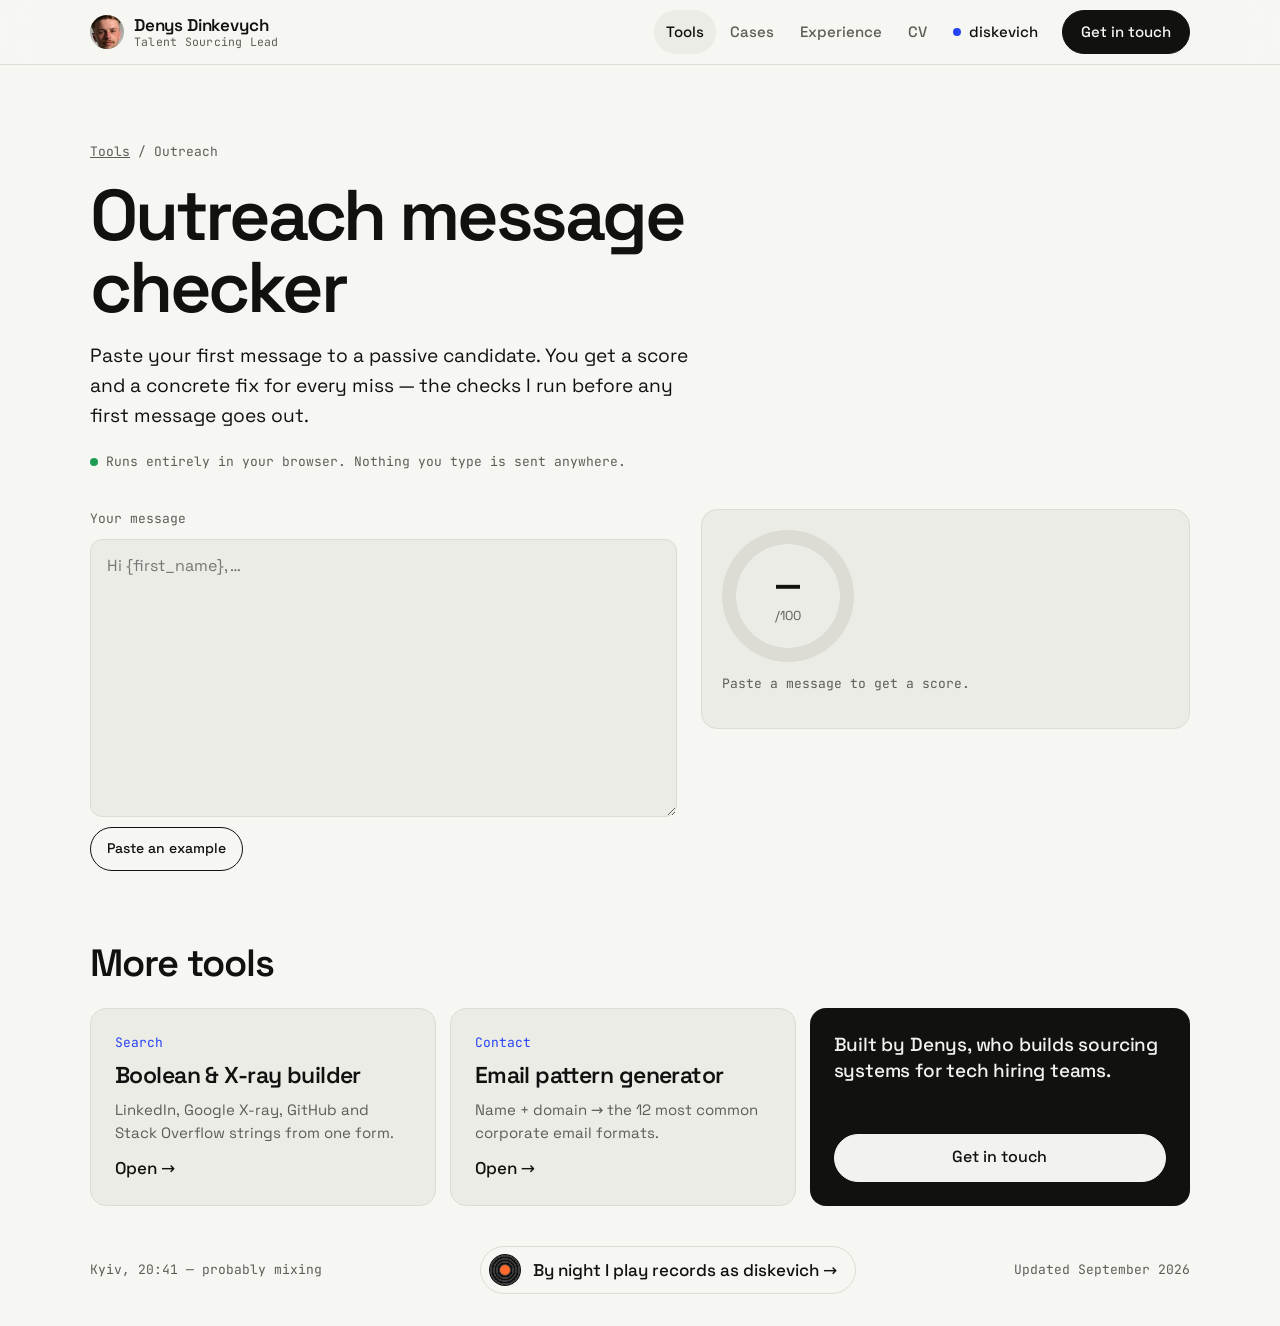
<file: tools/outreach-check/index.html>
<!doctype html>
<html lang="en" data-theme="light">
<head>
<meta charset="utf-8">
<meta name="viewport" content="width=device-width, initial-scale=1, viewport-fit=cover">
<script>document.documentElement.classList.add("js");</script>
<title>Outreach message checker — free sourcing tool</title>
<meta name="description" content="Paste a first message to a passive candidate and get a score with concrete fixes: length, clichés, placeholders, links and the closing question. Free and private.">
<meta name="author" content="Denys Dinkevych">
<meta property="og:type" content="website">
<meta property="og:title" content="Outreach message checker — free sourcing tool">
<meta property="og:description" content="Paste a first message to a passive candidate and get a score with concrete fixes: length, clichés, placeholders, links and the closing question. Free and private.">
<meta property="og:url" content="https://sourcingden.github.io/sitec/tools/outreach-check/">
<meta property="og:image" content="https://sourcingden.github.io/sitec/tools/og-outreach.png">
<meta name="twitter:card" content="summary_large_image">
<meta name="twitter:image" content="https://sourcingden.github.io/sitec/tools/og-outreach.png">
<link rel="canonical" href="https://sourcingden.github.io/sitec/tools/outreach-check/">
<meta name="theme-color" content="#f6f6f3">
<link rel="icon" href="../../favicon.svg" type="image/svg+xml">
<link rel="apple-touch-icon" href="../../apple-touch-icon.png">
<link rel="manifest" href="../../manifest.webmanifest">
<link rel="preload" href="../../assets/fonts/space-grotesk-latin.woff2" as="font" type="font/woff2" crossorigin>
<link rel="preload" href="../../assets/fonts/jetbrains-mono-latin.woff2" as="font" type="font/woff2" crossorigin>
<link rel="stylesheet" href="../../styles.css">
</head>
<body id="top" class="sub">
<a class="skip" href="#main">Skip to content</a>

<header class="bar">
  <div class="wrap bar-inner">
    <a class="brand" href="../../" aria-label="Denys Dinkevych — home">
      <img src="../../assets/avatar.webp" width="34" height="34" alt="">
      <span class="brand-name">Denys Dinkevych<small class="mono">Talent Sourcing Lead</small></span>
    </a>
    <nav class="nav" id="nav" aria-label="Site">
      <a href="../../tools/" aria-current="page">Tools</a>
      <a href="../../cases/">Cases</a>
      <a href="../../#experience">Experience</a>
      <a href="../../cv/">CV</a>
      <a class="nav-cross" href="../../dj/">diskevich</a>
    </nav>
    <a class="btn btn-primary bar-cta" href="../../#contact"><span class="long">Get in touch</span><span class="short">Contact</span></a>
    <button type="button" class="nav-toggle" aria-expanded="false" aria-controls="nav">Menu</button>
  </div>
</header>

<main id="main" class="wrap">

  <section class="page-head">
    <p class="crumbs mono"><a href="../">Tools</a> / Outreach</p>
    <h1>Outreach message checker</h1>
    <p class="lede">Paste your first message to a passive candidate. You get a score and a concrete fix for every miss — the checks I run before any first message goes out.</p>
    <p class="privacy mono">Runs entirely in your browser. Nothing you type is sent anywhere.</p>
  </section>
  <section class="block tight check">
    <div class="check-input">
      <label for="msg" class="mono">Your message</label>
      <textarea id="msg" rows="10" placeholder="Hi {first_name}, …" data-example="Hi Maria, your talk on scaling Postgres at PGConf stuck with me, especially the part about partitioning billing data. We're rebuilding exactly that in a small fintech team, and you would own the data layer from day one. Fully remote works too. Would you be open to a 15-minute call next week to see if it's even interesting for you?"></textarea>
      <button type="button" class="btn btn-ghost btn-small" id="msg-example">Paste an example</button>
    </div>
    <div class="check-result" aria-live="polite">
      <div class="meter" id="meter"><span id="score">—</span><small>/100</small></div>
      <p class="mono" id="score-meta">Paste a message to get a score.</p>
      <ul class="checks" id="checks"></ul>
    </div>
  </section>

  <section class="block">
    <div class="block-head"><h2>More tools</h2></div>
    <div class="more-tools">
      <a class="tool-card" href="../boolean/"><p class="mono tag">Search</p><h3>Boolean &amp; X-ray builder</h3><p>LinkedIn, Google X-ray, GitHub and Stack Overflow strings from one form.</p><span class="go" aria-hidden="true">Open →</span></a>
      <a class="tool-card" href="../email-patterns/"><p class="mono tag">Contact</p><h3>Email pattern generator</h3><p>Name + domain → the 12 most common corporate email formats.</p><span class="go" aria-hidden="true">Open →</span></a>
      <div class="pitch band-ink"><p>Built by Denys, who builds sourcing systems for tech hiring teams.</p><a class="btn btn-primary" href="../../#contact">Get in touch</a></div>
    </div>
  </section>

</main>

<footer class="foot wrap">
  <p class="mono" id="clock">Kyiv</p>
  <a class="cross" href="../../dj/"><span class="disc" aria-hidden="true"></span>By night I play records as diskevich →</a>
  <p class="mono">Updated September 2026</p>
</footer>

<script src="../../site.js" defer></script>
<script src="outreach.js" defer></script>
</body>
</html>
</file>
<file: styles.css>
/* self-hosted fonts (SIL Open Font License): no third-party requests on load */
@font-face { font-family: "Space Grotesk"; font-style: normal; font-weight: 300 700; font-display: swap; src: url(assets/fonts/space-grotesk-latin.woff2) format("woff2"); unicode-range: U+0000-00FF, U+0131, U+0152-0153, U+02BB-02BC, U+02C6, U+02DA, U+02DC, U+0304, U+0308, U+0329, U+2000-206F, U+20AC, U+2122, U+2191, U+2193, U+2212, U+2215, U+FEFF, U+FFFD; }
@font-face { font-family: "Space Grotesk"; font-style: normal; font-weight: 300 700; font-display: swap; src: url(assets/fonts/space-grotesk-latin-ext.woff2) format("woff2"); unicode-range: U+0100-02BA, U+02BD-02C5, U+02C7-02CC, U+02CE-02D7, U+02DD-02FF, U+0304, U+0308, U+0329, U+1D00-1DBF, U+1E00-1E9F, U+1EF2-1EFF, U+2020, U+20A0-20AB, U+20AD-20C0, U+2113, U+2C60-2C7F, U+A720-A7FF; }
@font-face { font-family: "JetBrains Mono"; font-style: normal; font-weight: 100 800; font-display: swap; src: url(assets/fonts/jetbrains-mono-latin.woff2) format("woff2"); unicode-range: U+0000-00FF, U+0131, U+0152-0153, U+02BB-02BC, U+02C6, U+02DA, U+02DC, U+0304, U+0308, U+0329, U+2000-206F, U+20AC, U+2122, U+2191, U+2193, U+2212, U+2215, U+FEFF, U+FFFD; }
@font-face { font-family: "JetBrains Mono"; font-style: normal; font-weight: 100 800; font-display: swap; src: url(assets/fonts/jetbrains-mono-latin-ext.woff2) format("woff2"); unicode-range: U+0100-02BA, U+02BD-02C5, U+02C7-02CC, U+02CE-02D7, U+02DD-02FF, U+0304, U+0308, U+0329, U+1D00-1DBF, U+1E00-1E9F, U+1EF2-1EFF, U+2020, U+20A0-20AB, U+20AD-20C0, U+2113, U+2C60-2C7F, U+A720-A7FF; }

/* ==========================================================================
   Tokens. Two themes: light (sourcing pages) and dark (diskevich).
   One accent per theme, used for actions and key numbers only.
   ========================================================================== */
:root {
  --bg: #f6f6f3;
  --fg: #111110;
  --muted: #5d5d58;     /* 6.3:1 on --bg */
  --line: #dcdcd5;
  --panel: #ecece6;
  --accent: #2743f5;    /* 6.0:1 on --bg, 5.4:1 on --panel */
  --on-accent: #fff;
  --dot: rgba(17, 17, 16, .16);
  --gutter: clamp(16px, 4vw, 40px);
  --maxw: 1180px;
  --radius: 16px;
  --bar-h: 64px;
  color-scheme: light;
}
:root[data-theme="dark"] {
  --bg: #0c0c0c;
  --fg: #ededea;
  --muted: #9d9d97;
  --line: #262626;
  --panel: #161616;
  --accent: #ff6a2b;
  --on-accent: #0c0c0c;
  --dot: rgba(237, 237, 234, .09);
  color-scheme: dark;
}
/* an inverted band inside a light page */
.band-ink {
  --bg: #111110;
  --fg: #f2f2ee;
  --muted: #a6a69f;
  --line: #2c2c2a;
  --panel: #1b1b1a;
  --accent: #8f9dff;
  --on-accent: #111110;
  --dot: rgba(242, 242, 238, .1);
  background: var(--bg);
  color: var(--fg);
}

/* cross-page morph between the sourcing pages and diskevich */
@view-transition { navigation: auto; }

* { box-sizing: border-box; }
[hidden] { display: none !important; }
html { -webkit-text-size-adjust: 100%; text-size-adjust: 100%; scroll-behavior: smooth; scroll-padding-top: calc(var(--bar-h) + 16px); }
@media (prefers-reduced-motion: reduce) { html { scroll-behavior: auto; } }
body {
  margin: 0;
  background: var(--bg);
  color: var(--fg);
  font: 17px/1.55 "Space Grotesk", system-ui, sans-serif;
  -webkit-font-smoothing: antialiased;
  -webkit-tap-highlight-color: transparent;
  overflow-x: hidden;
}
h1, h2, h3 { margin: 0; letter-spacing: -0.025em; line-height: 1.08; font-weight: 600; }
p { margin: 0; }
a { color: inherit; }
img { max-width: 100%; }
.mono { font-family: "JetBrains Mono", ui-monospace, monospace; }
:focus-visible { outline: 2px solid var(--accent); outline-offset: 3px; border-radius: 6px; }
.wrap {
  max-width: var(--maxw);
  margin: 0 auto;
  padding-left: max(var(--gutter), env(safe-area-inset-left));
  padding-right: max(var(--gutter), env(safe-area-inset-right));
}
.skip { position: absolute; left: 8px; top: -60px; z-index: 50; padding: 10px 14px; border-radius: 10px; background: var(--fg); color: var(--bg); }
.skip:focus { top: 8px; }
.dotgrid { background-image: radial-gradient(var(--dot) 1.1px, transparent 1.5px); background-size: 14px 14px; }

/* ---------- buttons ---------- */
.btn {
  display: inline-flex;
  align-items: center;
  justify-content: center;
  gap: 8px;
  min-height: 48px;
  padding: 0 22px;
  border-radius: 999px;
  border: 1.5px solid var(--fg);
  font: inherit;
  font-weight: 500;
  font-size: 16px;
  text-decoration: none;
  cursor: pointer;
  white-space: nowrap;
  touch-action: manipulation;
  transition: background .2s, color .2s, border-color .2s, transform .1s;
}
.btn:active { transform: scale(.98); }
.btn-primary { background: var(--fg); color: var(--bg); }
.btn-accent { background: var(--accent); border-color: var(--accent); color: var(--on-accent); }
.btn-ghost { background: transparent; color: var(--fg); }
.btn-small { min-height: 44px; padding: 0 16px; font-size: 14px; border-width: 1px; background: var(--bg); color: var(--fg); }
.btn-small.copied { background: var(--accent); border-color: var(--accent); color: var(--on-accent); }
.btn-big { min-height: 58px; font-size: 18px; padding: 8px 30px; white-space: normal; text-align: center; max-width: 100%; }
.btn[aria-disabled] { opacity: .45; pointer-events: none; }
.actions { display: flex; flex-wrap: wrap; gap: 12px; }
.link-arrow { font-weight: 500; text-decoration: none; border-bottom: 1.5px solid currentColor; padding-bottom: 1px; }

/* ---------- header (same on every page) ---------- */
.bar {
  position: sticky;
  top: 0;
  z-index: 20;
  background: color-mix(in srgb, var(--bg) 88%, transparent);
  -webkit-backdrop-filter: saturate(1.4) blur(12px);
  backdrop-filter: saturate(1.4) blur(12px);
  border-bottom: 1px solid var(--line);
  padding-top: env(safe-area-inset-top);
}
.bar-inner { display: flex; align-items: center; gap: 12px; min-height: var(--bar-h); }
.brand { display: inline-flex; align-items: center; gap: 10px; text-decoration: none; min-height: 44px; margin-right: auto; }
.brand img { width: 34px; height: 34px; border-radius: 50%; object-fit: cover; flex: none; }
.brand-name { display: flex; flex-direction: column; line-height: 1.15; font-weight: 600; letter-spacing: -0.01em; }
.brand-name small { font-size: 11.5px; font-weight: 400; color: var(--muted); letter-spacing: .02em; }
.brand-mark { font-weight: 700; font-size: 20px; letter-spacing: -0.03em; }
.nav { display: flex; align-items: center; gap: 2px; }
.nav a {
  display: inline-flex; align-items: center; min-height: 44px; padding: 0 12px; border-radius: 999px;
  text-decoration: none; color: var(--muted); font-weight: 500; font-size: 15px;
}
.nav a[aria-current="page"] { color: var(--fg); background: var(--panel); }
.nav .nav-cross { color: var(--fg); }
.nav .nav-cross::before { content: ""; width: 8px; height: 8px; border-radius: 50%; background: var(--accent); margin-right: 8px; }
.bar-cta { min-height: 44px; padding: 0 18px; font-size: 15px; }
.nav-toggle {
  display: none; min-height: 44px; min-width: 44px; padding: 0 14px; border-radius: 999px;
  border: 1px solid var(--line); background: var(--panel); color: var(--fg); font: inherit; font-weight: 500; font-size: 15px; cursor: pointer;
}

/* ---------- section heads: title left, note right ---------- */
.sec { padding-top: clamp(64px, 9vw, 120px); }
.sec-head { display: grid; grid-template-columns: minmax(0, 1fr) minmax(0, 1fr); gap: 12px 48px; align-items: end; margin-bottom: clamp(24px, 3vw, 40px); }
.sec-head h2 { font-size: clamp(32px, 4.4vw, 56px); letter-spacing: -0.035em; }
.sec-head p { color: var(--muted); max-width: 32em; }
.sec-head .actions { justify-content: flex-end; }

/* ---------- hero ---------- */
.hero {
  display: grid;
  grid-template-columns: minmax(0, 1.4fr) minmax(0, .8fr);
  gap: clamp(24px, 4vw, 56px);
  align-items: center;
  padding-top: clamp(36px, 6vw, 88px);
  padding-bottom: clamp(28px, 4vw, 56px);
}
.kicker { font-size: 13px; color: var(--muted); letter-spacing: .03em; margin-bottom: 20px; display: flex; flex-wrap: wrap; gap: 6px 14px; }
.kicker span + span::before { content: "·"; margin-right: 14px; }
.hero h1 { font-size: clamp(40px, 5vw, 70px); letter-spacing: -0.045em; line-height: 1; margin-bottom: 24px; font-weight: 600; }
.hero h1 em { font-style: normal; color: var(--accent); }
.lede { font-size: clamp(17px, 1.5vw, 20px); max-width: 32em; margin-bottom: 30px; }
.lede strong { font-weight: 700; }

.art { position: relative; margin: 0; }
.hero .art { -webkit-mask-image: linear-gradient(to bottom, #000 72%, transparent 98%); mask-image: linear-gradient(to bottom, #000 72%, transparent 98%); }
.dots {
  display: block;
  width: 100%;
  aspect-ratio: var(--ar, 488 / 564);
  cursor: crosshair;
  touch-action: pan-y;
  user-select: none;
  -webkit-user-select: none;
  opacity: 0;
  transition: opacity .5s ease;
}
.art-fallback {
  position: absolute; top: 0; left: 0; width: 100%; height: auto;
  filter: grayscale(1); mix-blend-mode: multiply; opacity: .8; transition: opacity .2s ease;
}
:root[data-theme="dark"] .art-fallback { filter: grayscale(1) invert(1); mix-blend-mode: screen; opacity: .6; }
.art-ready .dots { opacity: 1; }
:root .art.art-ready .art-fallback { opacity: 0; pointer-events: none; }

/* worked-at strip */
.logos { display: flex; flex-wrap: wrap; align-items: baseline; gap: 10px 36px; padding: 22px 0; border-top: 1px solid var(--line); border-bottom: 1px solid var(--line); }
.logos .mono { font-size: 12.5px; color: var(--muted); letter-spacing: .04em; }
.logos ul { list-style: none; margin: 0; padding: 0; display: flex; flex-wrap: wrap; gap: 6px 36px; }
.logos li { font-size: clamp(20px, 2.2vw, 28px); font-weight: 600; letter-spacing: -0.03em; color: var(--fg); opacity: .78; }

/* big numbers with their context */
.stats { list-style: none; margin: 0; padding: 0; display: grid; grid-template-columns: repeat(4, 1fr); }
.stats li { padding: 28px 24px 4px 0; display: flex; flex-direction: column; gap: 6px; }
.stats li + li { padding-left: 24px; border-left: 1px dashed var(--line); }
.stats b { font: 500 clamp(34px, 4vw, 52px)/1 "JetBrains Mono", monospace; letter-spacing: -0.06em; }
.stats b i { font-style: normal; color: var(--accent); }
.stats span { font-weight: 500; }
.stats small { font-size: 12.5px; color: var(--muted); }

/* ---------- inverted tools band with a live builder ---------- */
.band { margin-top: clamp(64px, 9vw, 120px); padding: clamp(48px, 7vw, 96px) 0; position: relative; overflow: hidden; }
.band-grid { display: grid; grid-template-columns: minmax(0, .8fr) minmax(0, 1.2fr); gap: clamp(28px, 5vw, 72px); align-items: start; }
.band h2 { font-size: clamp(32px, 4.4vw, 56px); letter-spacing: -0.035em; margin-bottom: 16px; }
.band-intro > p { color: var(--muted); margin-bottom: 28px; max-width: 28em; }
.tool-links { list-style: none; margin: 0 0 24px; padding: 0; border-top: 1px solid var(--line); }
.tool-links a { display: grid; grid-template-columns: 1fr auto; gap: 2px 12px; padding: 14px 0; border-bottom: 1px solid var(--line); text-decoration: none; }
.tool-links b { font-weight: 600; font-size: 18px; }
.tool-links span { grid-column: 1; color: var(--muted); font-size: 14.5px; }
.tool-links i { grid-row: 1 / span 2; grid-column: 2; align-self: center; font-style: normal; color: var(--accent); }
.demo-card { border: 1px solid var(--line); border-radius: var(--radius); background: var(--panel); padding: clamp(16px, 2.4vw, 28px); }
.demo-card .bool { margin-bottom: 14px; }
.demo-foot { display: flex; flex-wrap: wrap; align-items: center; justify-content: space-between; gap: 10px; margin-top: 16px; }
.demo-foot .mono { font-size: 12.5px; color: var(--muted); }

/* ---------- cases on the home page ---------- */
.case-feature {
  display: grid; grid-template-columns: minmax(0, 1fr) minmax(0, 1fr); gap: clamp(24px, 4vw, 56px);
  padding: clamp(22px, 3.2vw, 40px); border-radius: var(--radius); background: var(--panel); text-decoration: none;
  border: 1px solid var(--line);
}
.case-num { font-size: 13px; color: var(--accent); margin-bottom: 14px; }
.case-feature h3 { font-size: clamp(28px, 3.2vw, 40px); letter-spacing: -0.035em; margin-bottom: 16px; }
.case-feature dl { margin: 0 0 22px; display: grid; gap: 12px; }
.case-feature dt { font-size: 12.5px; color: var(--muted); }
.case-feature dd { margin: 2px 0 0; }
.mini-funnel { align-self: center; }
.mini-funnel .demo { margin-bottom: 14px; display: inline-block; }
.mf-row { display: grid; grid-template-columns: 96px 1fr 56px; align-items: center; gap: 10px; min-height: 40px; font-size: 14px; }
.mf-row b { font: 500 14px "JetBrains Mono", monospace; text-align: right; }
.mf-bar { height: 16px; width: var(--w); border-radius: 0 4px 4px 0; background: radial-gradient(var(--accent) 1.6px, transparent 1.9px) 0 0 / 5px 5px; }
.case-rows { list-style: none; margin: 14px 0 0; padding: 0; }
.case-rows a { display: grid; grid-template-columns: 64px minmax(0, 1fr) minmax(0, 1.2fr) auto; gap: 8px 20px; align-items: baseline; padding: 22px 4px; border-bottom: 1px solid var(--line); text-decoration: none; }
.case-rows .mono { font-size: 13px; color: var(--accent); }
.case-rows h3 { font-size: clamp(20px, 2vw, 26px); }
.case-rows p { color: var(--muted); font-size: 15.5px; }
.case-rows i { font-style: normal; font-weight: 500; }

/* ---------- process: three numbered moves on a dotted line ---------- */
.process { list-style: none; margin: 0; padding: 0; display: grid; grid-template-columns: repeat(3, 1fr); gap: 28px; position: relative; }
.process li { position: relative; padding-top: 64px; }
.process li::before {
  content: attr(data-n); position: absolute; top: 0; left: 0;
  width: 44px; height: 44px; border-radius: 50%; display: grid; place-content: center;
  background: var(--fg); color: var(--bg); font: 500 14px "JetBrains Mono", monospace;
}
.process li:not(:last-child)::after {
  content: ""; position: absolute; top: 22px; left: 56px; right: -16px; height: 2px;
  background: radial-gradient(var(--muted) 1px, transparent 1.4px) 0 0 / 7px 2px;
}
.process h3 { font-size: 22px; margin-bottom: 10px; }
.process p { color: var(--muted); }
.after { margin-top: 48px; display: grid; grid-template-columns: 180px repeat(3, minmax(0, 1fr)); gap: 20px; padding-top: 24px; border-top: 1px solid var(--line); }
.after > p { font-size: 13px; color: var(--muted); }
.after h3 { font-size: 17px; margin-bottom: 6px; }
.after div p { color: var(--muted); font-size: 15px; }
.after a { color: var(--accent); font-weight: 500; font-size: 15px; text-decoration: none; display: inline-block; margin-top: 8px; }

/* ---------- experience ---------- */
.timeline { list-style: none; margin: 0; padding: 0; }
.timeline li { display: grid; grid-template-columns: 160px minmax(0, .9fr) minmax(0, 1.3fr); gap: 8px 32px; padding: 24px 0; border-top: 1px solid var(--line); }
.timeline li:last-child { border-bottom: 1px solid var(--line); }
.timeline .when { font-size: 13px; color: var(--muted); padding-top: 4px; }
.timeline h3 { font-size: 20px; }
.timeline h3 span { display: block; font-weight: 500; color: var(--muted); font-size: 16px; margin-top: 4px; letter-spacing: -0.01em; }
.timeline p:not(.when) { color: var(--muted); font-size: 16px; }

/* ---------- writing ---------- */
.pubs { list-style: none; margin: 0; padding: 0; display: grid; grid-template-columns: repeat(2, 1fr); gap: 0 40px; }
.pubs li { border-top: 1px solid var(--line); }
.pubs a, .pubs .row { display: flex; flex-direction: column; gap: 4px; padding: 18px 0; text-decoration: none; }
.pubs b { font-weight: 500; font-size: 17.5px; line-height: 1.35; }
.pubs a b::after { content: " ↗"; color: var(--accent); }
.pubs span { font-size: 13px; color: var(--muted); }

/* ---------- contact block ---------- */
.contact-block {
  margin-top: clamp(64px, 9vw, 120px);
  padding: clamp(32px, 6vw, 80px) clamp(22px, 5vw, 64px);
  border-radius: calc(var(--radius) + 8px);
  border: 1px solid var(--line);
  background-color: var(--panel);
}
.contact-block h2 { font-size: clamp(36px, 5.6vw, 76px); letter-spacing: -0.045em; line-height: 1; margin-bottom: 18px; max-width: 13em; }
.contact-block > p { color: var(--muted); margin-bottom: 30px; max-width: 34em; }

/* ---------- footer ---------- */
.foot { padding-top: 40px; padding-bottom: max(32px, env(safe-area-inset-bottom)); display: flex; flex-wrap: wrap; align-items: center; justify-content: space-between; gap: 12px 24px; color: var(--muted); }
.foot p { font-size: 13px; }
.cross {
  display: inline-flex; align-items: center; gap: 12px; min-height: 48px; padding: 6px 18px 6px 8px;
  border-radius: 999px; border: 1px solid var(--line); text-decoration: none; color: var(--fg); font-weight: 500;
}
.cross .disc { width: 32px; height: 32px; border-radius: 50%; flex: none; background: repeating-radial-gradient(circle, #111 0 1.5px, #3a3a3a 1.5px 3px); position: relative; }
.cross .disc::after { content: ""; position: absolute; inset: 11px; border-radius: 50%; background: #ff6a2b; }
.cross.to-day .disc { background: #f6f6f3; border: 1px solid #ccc; }
.cross.to-day .disc::after { background: #2743f5; }
@media (prefers-reduced-motion: no-preference) { .cross:hover .disc { animation: spin 1.8s linear infinite; } }
@keyframes spin { to { transform: rotate(360deg); } }

/* ---------- subpages ---------- */
.page-head { padding: clamp(36px, 6vw, 80px) 0 8px; max-width: 820px; }
.page-head h1 { font-size: clamp(38px, 5.6vw, 72px); letter-spacing: -0.045em; line-height: 1; margin-bottom: 18px; }
.crumbs { font-size: 13px; color: var(--muted); margin-bottom: 18px; }
.crumbs a { color: inherit; }
.page-head .lede { margin-bottom: 16px; }
.privacy { display: inline-flex; align-items: center; gap: 8px; margin-top: 4px; font-size: 13px; color: var(--muted); }
.privacy::before { content: ""; width: 8px; height: 8px; border-radius: 50%; background: #1f9d55; }
.block { padding-top: clamp(40px, 6vw, 72px); }
.block.tight { padding-top: 28px; }
.block-head { max-width: 680px; margin-bottom: 24px; }
.block-head h2 { font-size: clamp(26px, 3.2vw, 38px); margin-bottom: 10px; }
.block-head p { color: var(--muted); }
.note { margin-top: 14px; font-size: 15px; color: var(--muted); max-width: 680px; }
.hint { font-size: 13px; color: var(--muted); margin: 8px 0; }
.eyebrow { font-size: 13px; color: var(--muted); letter-spacing: .03em; margin-bottom: 10px; }

.tool-grid { display: grid; grid-template-columns: repeat(3, 1fr); gap: 14px; padding-top: 28px; }
.tool-card {
  display: flex; flex-direction: column; gap: 10px;
  padding: 24px; border: 1px solid var(--line); border-radius: var(--radius); background: var(--panel);
  text-decoration: none; min-height: 260px; transition: border-color .2s, transform .2s;
}
.tool-card .tag { font-size: 13px; color: var(--accent); }
.tool-card h2, .tool-card h3 { font-size: 23px; }
.tool-card p:not(.tag) { color: var(--muted); font-size: 15px; }
.tool-card .sample { margin-top: auto; font: 12.5px/1.5 "JetBrains Mono", monospace; color: var(--fg); background: var(--bg); border: 1px solid var(--line); border-radius: 10px; padding: 10px 12px; overflow-wrap: anywhere; }
.tool-card .go { font-weight: 500; }

/* two-pane tool layout: input left, output right (sticky on desktop) */
.tool-layout { display: grid; grid-template-columns: minmax(0, .9fr) minmax(0, 1.1fr); gap: clamp(20px, 3vw, 40px); align-items: start; }
.tool-layout > .pane-out { position: sticky; top: calc(var(--bar-h) + 16px); }
.presets { display: flex; flex-wrap: wrap; align-items: center; gap: 8px; margin-bottom: 18px; }
.presets > span { font-size: 13px; color: var(--muted); margin-right: 4px; }
.presets button {
  font: inherit; font-size: 14px; min-height: 40px; padding: 0 14px; border-radius: 999px; cursor: pointer;
  border: 1px dashed var(--muted); background: transparent; color: var(--fg);
}
.presets button:hover { border-style: solid; border-color: var(--accent); color: var(--accent); }
.tool-layout .bool { grid-template-columns: 1fr; }
.more-tools { display: grid; grid-template-columns: minmax(0, 1fr) minmax(0, 1fr) minmax(0, 1.1fr); gap: 14px; }
.more-tools .tool-card { min-height: 0; }
.pitch { padding: 24px; border-radius: var(--radius); display: flex; flex-direction: column; gap: 14px; justify-content: space-between; }
.pitch p { font-size: 19px; font-weight: 500; letter-spacing: -0.01em; line-height: 1.35; }

/* ---------- tool forms & outputs ---------- */
.bool { display: grid; grid-template-columns: 1fr 1fr; gap: 14px 18px; margin-bottom: 18px; }
.bool label { display: flex; flex-direction: column; gap: 6px; font-weight: 500; font-size: 15px; }
.bool small { font-weight: 400; color: var(--muted); font-size: 13px; }
.bool input {
  font: inherit;
  font-size: 16px;
  min-height: 48px;
  padding: 0 14px;
  border: 1px solid var(--line);
  border-radius: 10px;
  background: var(--panel);
  color: var(--fg);
}
.bool input:focus { outline: 2px solid var(--accent); outline-offset: 0; border-color: transparent; }
.bool-out { display: grid; gap: 14px; }
.out-card { border: 1px solid var(--line); border-radius: var(--radius); background: var(--panel); padding: 14px 16px 16px; min-width: 0; }
.out-head { display: flex; align-items: center; justify-content: space-between; gap: 10px; margin-bottom: 10px; flex-wrap: wrap; }
.out-head > .mono { font-size: 13px; color: var(--muted); }
.out-btns { display: inline-flex; gap: 8px; flex-wrap: wrap; }
.out-card code {
  display: block;
  font-family: "JetBrains Mono", monospace;
  font-size: 14px;
  line-height: 1.6;
  white-space: pre-wrap;
  overflow-wrap: anywhere;
}
.out-card code.is-empty { color: var(--muted); }

.bool .wide { grid-column: 1 / -1; }
.email-list { list-style: none; margin: 0 0 16px; padding: 0; border-top: 1px solid var(--line); }
.email-list li { display: grid; grid-template-columns: 96px 1fr auto; align-items: center; gap: 12px; padding: 6px 0; border-bottom: 1px solid var(--line); }
.email-list .tag { font-size: 13px; color: var(--muted); }
.email-list code { font-family: "JetBrains Mono", monospace; font-size: 15px; overflow-wrap: anywhere; }
.out-card textarea, .check textarea {
  width: 100%; font: 14px/1.6 "JetBrains Mono", monospace; color: var(--fg);
  background: transparent; border: 0; resize: vertical; padding: 0;
}
.out-card textarea:focus { outline: none; }

.check { display: grid; grid-template-columns: minmax(0, 1.2fr) minmax(0, 1fr); gap: 24px; align-items: start; }
.check-input { display: flex; flex-direction: column; gap: 10px; align-items: flex-start; }
.check-input label { font-size: 13px; color: var(--muted); }
.check textarea {
  font-family: inherit; font-size: 16px; line-height: 1.55; min-height: 260px;
  padding: 14px 16px; border: 1px solid var(--line); border-radius: 12px; background: var(--panel);
}
.check textarea:focus { outline: 2px solid var(--accent); outline-offset: 0; }
.check-result { border: 1px solid var(--line); border-radius: var(--radius); padding: 20px; background: var(--panel); }
.meter {
  --p: 0;
  width: 132px; height: 132px; border-radius: 50%; margin-bottom: 12px;
  display: grid; place-content: center; text-align: center;
  background:
    radial-gradient(closest-side, var(--panel) 78%, transparent 79%),
    conic-gradient(var(--band, var(--line)) calc(var(--p) * 1%), var(--line) 0);
}
.meter[data-band="good"] { --band: #1f9d55; }
.meter[data-band="ok"] { --band: #d08a00; }
.meter[data-band="low"] { --band: #d33c2c; }
.meter span { font: 500 40px/1 "JetBrains Mono", monospace; }
.meter small { font-size: 13px; color: var(--muted); }
#score-meta { font-size: 13px; color: var(--muted); margin-bottom: 14px; }
.checks { list-style: none; margin: 0; padding: 0; }
.checks li { display: grid; grid-template-columns: 26px 1fr; gap: 10px; padding: 10px 0; border-top: 1px solid var(--line); }
.checks .mark { width: 22px; height: 22px; border-radius: 50%; display: grid; place-content: center; font-size: 13px; font-weight: 700; margin-top: 1px; }
.checks .ok .mark { background: #1f9d5522; color: #1f9d55; }
.checks .fix .mark { background: #d33c2c22; color: #d33c2c; }
.checks b { font-weight: 500; }
.checks p { font-size: 14px; color: var(--muted); margin-top: 2px; }

/* ---------- case studies & demo charts ---------- */
.case { padding-top: clamp(40px, 6vw, 72px); scroll-margin-top: 72px; }
.case-head h2 { font-size: clamp(32px, 4.4vw, 56px); letter-spacing: -0.035em; margin-bottom: 22px; }
.case-head .case-num { margin-bottom: 10px; }
.pdr { display: grid; grid-template-columns: repeat(3, 1fr); gap: 14px; margin: 0 0 20px; }
.pdr div { border-top: 2px solid var(--fg); padding-top: 10px; }
.pdr dt { font-size: 13px; color: var(--muted); margin-bottom: 6px; }
.pdr dd { margin: 0; font-size: 16px; }
.viz {
  /* chart roles (validated: categorical slots 1-3 on the panel surface) */
  --series-1: #2a78d6; --series-2: #eb6834; --series-3: #1baf7a;
  --grid: #d7d7d0;
  border: 1px solid var(--line); border-radius: var(--radius); background: var(--panel); padding: 18px;
}
.viz-head { display: flex; flex-wrap: wrap; align-items: center; justify-content: space-between; gap: 10px 16px; margin-bottom: 16px; }
.viz-head h3 { font-size: 18px; display: flex; align-items: center; gap: 10px; }
.viz-sub { font-size: 14px; color: var(--muted); width: 100%; margin-top: -6px; }
.demo { font-size: 12px; font-weight: 400; letter-spacing: .04em; padding: 3px 8px; border-radius: 999px; border: 1px solid var(--line); color: var(--muted); background: var(--bg); }
.viz-body.two { display: grid; grid-template-columns: 1fr 1fr; gap: 28px; }
.seg-filter { display: flex; flex-wrap: wrap; gap: 6px; }
.seg-filter button {
  font: inherit; font-size: 14px; min-height: 44px; padding: 0 14px; border-radius: 999px; cursor: pointer;
  border: 1px solid var(--line); background: var(--bg); color: var(--fg);
}
.seg-filter button[aria-pressed="true"] { background: var(--fg); color: var(--bg); border-color: var(--fg); }
.stat { display: flex; align-items: baseline; gap: 10px; flex-wrap: wrap; margin-bottom: 14px; }
.stat b { font-size: clamp(30px, 3.4vw, 40px); font-weight: 500; letter-spacing: -0.03em; }
.stat span { color: var(--muted); font-size: 14px; }
.chip-label { display: inline-block; padding: 2px 8px; border-radius: 999px; background: var(--bg); border: 1px solid var(--line); color: var(--fg) !important; font-family: "JetBrains Mono", monospace; font-size: 12px !important; }

.hbars { display: flex; flex-direction: column; }
.hbar { display: grid; grid-template-columns: 96px 1fr 104px; align-items: center; gap: 10px; min-height: 44px; border-radius: 8px; cursor: default; outline-offset: 0; }
.hbar:focus-visible { outline: 2px solid var(--accent); }
.hbar-label { font-size: 14px; }
.hbar-track { position: relative; height: 18px; }
.hbar-fill { display: block; height: 100%; background: var(--series-1); border-radius: 0 4px 4px 0; transition: width .35s ease; }
.hbar.dim .hbar-fill { opacity: .28; }
.hbar-avg { position: absolute; top: -6px; bottom: -6px; left: var(--avg); border-left: 2px dashed var(--muted); }
.hbar-value { display: flex; flex-direction: column; line-height: 1.2; }
.hbar-value b { font: 500 15px "JetBrains Mono", monospace; }
.hbar-value small { font-size: 12px; color: var(--muted); }
.viz-label { display: flex; flex-wrap: wrap; align-items: center; justify-content: space-between; gap: 8px; font-size: 14px; color: var(--muted); margin-bottom: 10px; }
.viz-select { font: inherit; font-size: 14px; min-height: 44px; padding: 0 10px; border-radius: 10px; border: 1px solid var(--line); background: var(--bg); color: var(--fg); }
.viz-foot { font-size: 12px; color: var(--muted); margin-top: 8px; }

.sliders { display: flex; flex-direction: column; gap: 18px; }
.sliders label { display: grid; grid-template-columns: 1fr auto; gap: 6px 10px; font-weight: 500; font-size: 15px; }
.sliders output { font-size: 15px; }
.sliders input[type="range"] { grid-column: 1 / -1; width: 100%; min-height: 44px; accent-color: var(--fg); }
.stack { display: flex; gap: 2px; height: 28px; margin: 6px 0 14px; }
.stack .seg { min-width: 6px; transition: flex-grow .3s ease; cursor: default; }
.stack .seg:first-child { border-radius: 0; }
.stack .seg:last-child { border-radius: 0 4px 4px 0; }
.stack .seg:focus-visible { outline: 2px solid var(--fg); outline-offset: 2px; }
.stack .empty { flex: 1; display: grid; place-content: center; font-size: 13px; color: var(--muted); border: 1px dashed var(--line); }
.legend { list-style: none; margin: 0; padding: 0; display: flex; flex-direction: column; gap: 6px; }
.legend li { display: flex; align-items: center; gap: 8px; font-size: 15px; }
.legend .chip { width: 12px; height: 12px; border-radius: 3px; flex: none; }
.legend b { font: 500 15px "JetBrains Mono", monospace; margin-left: auto; }
.legend small { width: 40px; text-align: right; color: var(--muted); font-size: 13px; }

.viz-table { margin-top: 16px; border-top: 1px solid var(--line); padding-top: 6px; }
.viz-table summary { cursor: pointer; min-height: 44px; display: flex; align-items: center; font-size: 14px; color: var(--muted); }
.table-wrap { overflow-x: auto; }
.viz-table table { border-collapse: collapse; font-size: 14px; min-width: 100%; }
.viz-table th, .viz-table td { text-align: right; padding: 6px 10px; border-bottom: 1px solid var(--line); white-space: nowrap; }
.viz-table th:first-child { text-align: left; }
.viz-table td { font-family: "JetBrains Mono", monospace; }
.viz-tip {
  position: absolute; z-index: 30; max-width: 260px; pointer-events: none;
  padding: 8px 10px; border-radius: 8px; font-size: 13px; line-height: 1.45;
  background: var(--fg); color: var(--bg); box-shadow: 0 6px 20px rgba(0,0,0,.18);
}

.steps { list-style: none; margin: 0; padding: 0; display: grid; grid-template-columns: repeat(5, 1fr); gap: 12px; counter-reset: s; }
.steps li { border: 1px solid var(--line); border-radius: var(--radius); background: var(--panel); padding: 16px; position: relative; }
.steps .mono { font-size: 13px; color: var(--accent); }
.steps h3 { font-size: 18px; margin: 6px 0; }
.steps p { font-size: 14px; color: var(--muted); }

/* case page extras */
.case-nav { display: flex; flex-wrap: wrap; gap: 8px; margin-top: 26px; }
.case-nav a { display: inline-flex; align-items: center; gap: 8px; min-height: 44px; padding: 0 16px; border-radius: 999px; border: 1px solid var(--line); background: var(--panel); text-decoration: none; font-weight: 500; font-size: 15px; }
.case-nav a .mono { color: var(--accent); font-size: 12.5px; }
.case-next { display: flex; justify-content: flex-end; margin-top: 18px; }
.case-next a { font-weight: 500; text-decoration: none; color: var(--accent); min-height: 44px; display: inline-flex; align-items: center; }

/* ==========================================================================
   diskevich
   ========================================================================== */
.dj-bg { position: fixed; inset: 0; z-index: -1; pointer-events: none;
  -webkit-mask-image: radial-gradient(ellipse 90% 70% at 70% 20%, #000 20%, transparent 75%);
  mask-image: radial-gradient(ellipse 90% 70% at 70% 20%, #000 20%, transparent 75%); }
.dj-hero { padding-top: clamp(28px, 5vw, 64px); }
.wordmark { font-size: clamp(64px, 15.5vw, 220px); font-weight: 700; letter-spacing: -0.065em; line-height: .82; margin-left: -0.04em; }
.wordmark span { color: var(--accent); }
.dj-hero-grid { display: grid; grid-template-columns: minmax(0, 1fr) minmax(0, .9fr); gap: clamp(24px, 5vw, 72px); align-items: center; margin-top: clamp(20px, 3vw, 40px); }
.dj-hero .lede { font-size: clamp(19px, 1.9vw, 24px); letter-spacing: -0.01em; line-height: 1.4; }
.dj-hero .art { max-width: 520px; justify-self: end; width: 100%; }
.facts { display: grid; grid-template-columns: repeat(4, 1fr); gap: 0; margin: clamp(28px, 4vw, 48px) 0 0; border-top: 1px solid var(--line); border-bottom: 1px solid var(--line); }
.facts div { padding: 18px 18px 18px 0; }
.facts div + div { padding-left: 18px; border-left: 1px dashed var(--line); }
.facts dt { font-size: 12.5px; color: var(--muted); }
.facts dd { margin: 6px 0 0; font: 500 clamp(22px, 2.4vw, 30px)/1.1 "JetBrains Mono", monospace; letter-spacing: -0.04em; }
.credits { font-size: clamp(18px, 2vw, 24px); font-weight: 500; line-height: 1.45; letter-spacing: -0.01em; margin-top: 24px; }
.credits .mono { font-size: 12.5px; font-weight: 400; color: var(--muted); letter-spacing: .03em; margin-right: 10px; }

/* video: local thumbnail until play */
.yt-facade { margin: 0 0 clamp(20px, 3vw, 40px); }
.yt-play, .yt-facade iframe {
  display: block; width: 100%; aspect-ratio: 16 / 9; border: 0; border-radius: var(--radius); overflow: hidden;
  background: var(--panel);
}
.yt-play { position: relative; padding: 0; cursor: pointer; }
.yt-play img { display: block; width: 100%; height: 100%; object-fit: cover; transition: transform .4s ease, opacity .2s; }
.yt-play .sc-play { position: absolute; left: 50%; top: 50%; translate: -50% -50%; display: grid; place-content: center; box-shadow: 0 10px 40px rgba(0,0,0,.45); }
.yt-cap { display: flex; flex-wrap: wrap; justify-content: space-between; align-items: baseline; gap: 6px 20px; margin-top: 12px; }
.yt-cap > span { display: flex; flex-wrap: wrap; align-items: baseline; gap: 4px 14px; }
.yt-cap b { font-weight: 600; font-size: 18px; letter-spacing: -0.01em; }
.yt-cap .mono { font-size: 12.5px; color: var(--muted); }
.yt-cap a { color: var(--accent); text-decoration: none; min-height: 44px; display: inline-flex; align-items: center; }

/* sub-heads inside a section */
.sub-h { font-size: 13px; font-family: "JetBrains Mono", monospace; font-weight: 400; letter-spacing: .03em; color: var(--muted); margin: 0 0 14px; }

/* three most played mixes: one card each, the player replaces the card on play */
.top-mixes { list-style: none; margin: 0 0 clamp(28px, 4vw, 48px); padding: 0; display: grid; grid-template-columns: repeat(3, minmax(0, 1fr)); gap: 14px; }
.mix-card {
  display: flex; flex-direction: column; min-height: 300px; padding: 22px;
  border-radius: var(--radius); border: 1px solid var(--line); background-color: var(--panel);
}
.mix-card.loaded { padding: 0; border: 0; background: none; }
.mix-card iframe { width: 100%; height: 300px; border: 0; border-radius: var(--radius); display: block; }
.mix-top { display: flex; justify-content: space-between; font-size: 12.5px; color: var(--muted); margin-bottom: 18px; }
.mix-top span:first-child { color: var(--accent); }
.mix-card h3 { font-size: clamp(22px, 2.2vw, 28px); letter-spacing: -0.03em; overflow-wrap: anywhere; }
.mix-title { color: var(--muted); margin-top: 6px; }
.mix-foot { margin-top: auto; padding-top: 24px; display: flex; align-items: center; justify-content: space-between; gap: 12px; }
.mix-foot a { font-size: 12.5px; color: var(--muted); text-decoration: none; min-height: 44px; display: inline-flex; align-items: center; }
.mix-card .sc-play { width: 72px; height: 72px; font-size: 26px; }
.sc-play {
  flex: none; width: 96px; height: 96px; border-radius: 50%; border: 0;
  background: var(--accent); color: var(--on-accent); font-size: 34px; cursor: pointer; touch-action: manipulation;
  transition: transform .15s;
}
.mixlist.more-mixes { counter-reset: mix 3; }
.mixlist { list-style: none; margin: 0; padding: 0; counter-reset: mix; }
.mixlist li { border-top: 1px solid var(--line); counter-increment: mix; }
.mixlist li:last-child { border-bottom: 1px solid var(--line); }
.mixlist a, .mixlist .row { display: grid; grid-template-columns: 36px 1fr auto auto; align-items: center; gap: 12px; min-height: 56px; text-decoration: none; }
.mixlist small { font-size: 12px; color: var(--muted); min-width: 72px; text-align: right; }
.mixlist a::before, .mixlist .row::before { content: counter(mix, decimal-leading-zero); font-family: "JetBrains Mono", monospace; font-size: 12.5px; color: var(--muted); }
.mixlist span { font-weight: 500; min-width: 0; overflow-wrap: anywhere; }
.mixlist em { font-style: normal; color: var(--muted); font-size: 15px; text-align: right; }

/* gigs: upcoming big, past folded */
.gigs-next { list-style: none; margin: 0; padding: 0; display: grid; gap: 12px; }
.gigs-next a, .gigs-next .row {
  display: grid; grid-template-columns: 150px minmax(0, 1fr) auto; gap: 6px 24px; align-items: center;
  padding: 22px 24px; border-radius: var(--radius); background: var(--panel); border: 1px solid var(--line); text-decoration: none;
}
.gigs-next small { font: 500 clamp(18px, 1.8vw, 22px) "JetBrains Mono", monospace; color: var(--accent); letter-spacing: -0.03em; grid-column: 1; grid-row: 1; }
.gigs-next span { font-size: clamp(22px, 2.4vw, 30px); font-weight: 600; letter-spacing: -0.03em; }
.gigs-next em { font-style: normal; color: var(--muted); }
.gigs-empty { color: var(--muted); padding: 22px 0; border-top: 1px solid var(--line); border-bottom: 1px solid var(--line); }
.past { margin-top: 18px; }
.past summary { cursor: pointer; min-height: 48px; display: inline-flex; align-items: center; gap: 10px; font-weight: 500; }
.past summary::marker { color: var(--accent); }
.past .mixlist { margin-top: 8px; }

/* quotes: big pull quotes */
.quotes { list-style: none; margin: 0; padding: 0; display: grid; grid-template-columns: repeat(2, 1fr); gap: 0 40px; }
.quotes li { padding: 28px 0; border-top: 1px solid var(--line); display: flex; flex-direction: column; gap: 14px; }
.quotes li:first-child { grid-column: 1 / -1; }
.quotes li:first-child blockquote { font-size: clamp(26px, 3.4vw, 44px); letter-spacing: -0.035em; line-height: 1.12; max-width: 22em; }
.quotes blockquote { margin: 0; font-size: clamp(19px, 1.8vw, 24px); line-height: 1.3; letter-spacing: -0.02em; font-weight: 500; }
.quotes a { font-size: 13px; color: var(--accent); text-decoration: none; min-height: 44px; display: inline-flex; align-items: center; align-self: flex-start; }

/* bio */
.press-grid { display: grid; grid-template-columns: minmax(0, .8fr) minmax(0, 1.2fr); gap: 14px; }
.press-card { border: 1px solid var(--line); border-radius: var(--radius); background: var(--panel); padding: 20px; }
.press-card h3 { font-size: 17px; margin-bottom: 10px; display: flex; justify-content: space-between; align-items: center; gap: 10px; }
.press-card textarea { width: 100%; min-height: 150px; font-family: inherit; font-size: 15.5px; line-height: 1.6; color: var(--fg); background: transparent; border: 0; resize: vertical; padding: 0; }
.press-card #bio-long { min-height: 280px; }
.press-card textarea:focus { outline: none; }
.chips { display: flex; flex-wrap: wrap; gap: 8px; margin-top: 14px; }
.chips span { padding: 6px 12px; border-radius: 999px; border: 1px solid var(--line); font-size: 13px; }

/* photos: one ratio, one grid */
.gallery { display: grid; grid-template-columns: repeat(4, 1fr); gap: 14px; }
.gallery figure { margin: 0; min-width: 0; }
.gallery img { display: block; width: 100%; height: auto; aspect-ratio: 4 / 5; object-fit: cover; border-radius: 12px; background: var(--panel); }
.gallery figure:first-child { grid-column: 1 / -1; }
.gallery figure:first-child img { aspect-ratio: 16 / 7; object-position: 50% 30%; }
.gallery figcaption { display: flex; justify-content: space-between; align-items: center; gap: 10px; margin-top: 8px; font-size: 13px; color: var(--muted); }

.bullets { margin: 0; padding-left: 20px; }
.bullets li { padding: 4px 0; }

/* instagram */
.insta-card { display: grid; grid-template-columns: 88px 1fr auto; align-items: center; gap: 20px; padding: 20px; border: 1px solid var(--line); border-radius: var(--radius); background: var(--panel); }
.insta-card img { width: 88px; height: 88px; border-radius: 50%; object-fit: cover; }
.insta-card h3 { font-size: clamp(22px, 2.4vw, 28px); margin-bottom: 4px; }
.insta-card p { color: var(--muted); }
.insta-posts { list-style: none; margin: 14px 0 0; padding: 0; display: grid; grid-template-columns: repeat(3, 1fr); gap: 14px; }
.insta-posts iframe { width: 100%; height: 560px; border: 0; border-radius: 10px; background: #fff; }
.insta-load { width: 100%; min-height: 120px; font: inherit; font-weight: 500; border: 1px dashed var(--line); border-radius: 10px; background: var(--panel); color: var(--fg); cursor: pointer; }

/* ---------- redirect stub & 404 ---------- */
.nf { min-height: 100svh; display: flex; flex-direction: column; justify-content: center; padding-top: 40px; padding-bottom: 40px; }
.nf canvas { width: min(100%, 600px); height: auto; aspect-ratio: 600 / 220; margin-bottom: 24px; touch-action: pan-y; }
.nf h1 { font-size: clamp(36px, 5.6vw, 64px); letter-spacing: -0.045em; margin-bottom: 12px; }

/* ---------- CV ---------- */
.cv { max-width: 860px; padding-top: clamp(32px, 5vw, 64px); }
.cv-head { display: grid; grid-template-columns: 1fr auto; gap: 16px 24px; align-items: end; padding-bottom: 20px; border-bottom: 2px solid var(--fg); }
.cv-head h1 { font-size: clamp(36px, 5vw, 56px); letter-spacing: -0.045em; }
.cv-head p { color: var(--muted); }
.cv-contacts { font-size: 13px; color: var(--muted); display: flex; flex-direction: column; gap: 2px; text-align: right; }
.cv-contacts a { color: var(--fg); text-decoration: none; }
.cv section { display: grid; grid-template-columns: 150px minmax(0, 1fr); gap: 8px 28px; padding: 22px 0; border-bottom: 1px solid var(--line); }
.cv h2 { font-size: 13px; font-family: "JetBrains Mono", monospace; font-weight: 400; color: var(--muted); letter-spacing: .03em; padding-top: 4px; }
.cv-summary { font-size: 18px; }
.cv-jobs { list-style: none; margin: 0; padding: 0; display: grid; gap: 18px; }
.cv-jobs h3 { font-size: 18px; display: flex; flex-wrap: wrap; justify-content: space-between; gap: 4px 16px; }
.cv-jobs h3 small { font: 400 13px "JetBrains Mono", monospace; color: var(--muted); }
.cv-jobs p { color: var(--muted); font-size: 15.5px; margin-top: 4px; }
.cv-list { margin: 0; padding-left: 18px; font-size: 15.5px; }
.cv-list li { padding: 2px 0; }
.cv-tools { display: flex; flex-wrap: wrap; gap: 12px; margin: 28px 0 0; }
@media print {
  @page { size: A4; margin: 14mm 14mm 12mm; }
  body { font-size: 10.5pt; background: #fff; color: #111; }
  .bar, .foot, .cv-tools, .skip { display: none !important; }
  .cv { max-width: none; padding: 0; }
  .cv-head h1 { font-size: 26pt; }
  .cv section { padding: 9pt 0; grid-template-columns: 30mm 1fr; break-inside: avoid; }
  .cv-summary { font-size: 11.5pt; }
  .cv-jobs { gap: 8pt; }
  .cv-jobs h3 { font-size: 11pt; }
  .cv-jobs p, .cv-list { font-size: 9.8pt; }
  a { text-decoration: none; }
}

/* ---------- pointer-specific polish ---------- */
@media (hover: hover) and (pointer: fine) {
  .btn-primary:hover { background: var(--accent); border-color: var(--accent); color: var(--on-accent); }
  .btn-accent:hover { background: var(--fg); border-color: var(--fg); color: var(--bg); }
  .btn-ghost:hover, .btn-small:hover { border-color: var(--accent); color: var(--accent); }
  .nav a:hover { color: var(--fg); }
  .tool-card:hover { border-color: var(--fg); transform: translateY(-2px); }
  .tool-links a:hover b, .case-rows a:hover h3, .pubs a:hover b, .mixlist a:hover span, .gigs-next a:hover span { color: var(--accent); }
  .case-feature:hover { border-color: var(--fg); }
  .sc-play:hover { transform: scale(1.06); }
  .yt-play:hover img { transform: scale(1.02); opacity: .85; }
  .yt-play:hover .sc-play { transform: scale(1.06); }
  .cross:hover { border-color: var(--fg); }
}

/* ---------- layout breakpoints ---------- */
@media (max-width: 1000px) {
  .nav a { padding: 0 9px; }
  .brand-name small { display: none; }
}
@media (max-width: 900px) {
  .stats { grid-template-columns: repeat(2, 1fr); }
  .stats li:nth-child(3) { padding-left: 0; border-left: 0; }
  .band-grid, .case-feature, .tool-layout { grid-template-columns: 1fr; }
  .tool-layout > .pane-out { position: static; }
  .tool-grid, .more-tools { grid-template-columns: 1fr 1fr; }
  .viz-body.two { grid-template-columns: 1fr; }
  .steps { grid-template-columns: 1fr 1fr; }
  .check { grid-template-columns: 1fr; }
  .process { grid-template-columns: 1fr; gap: 0; }
  .process li { padding: 0 0 28px 64px; }
  .process li:not(:last-child)::after { top: 52px; bottom: 6px; left: 21px; right: auto; width: 2px; height: auto; background-size: 2px 7px; }
  .after { grid-template-columns: 1fr; }
  .timeline li { grid-template-columns: 120px minmax(0, 1fr); }
  .timeline li p:not(.when) { grid-column: 2; }
  .facts { grid-template-columns: 1fr 1fr; }
  .facts div:nth-child(3) { padding-left: 0; border-left: 0; }
  .facts div:nth-child(n+3) { border-top: 1px dashed var(--line); }
}
@media (max-width: 760px) {
  :root { --bar-h: 58px; }
  html.js .nav-toggle { display: inline-flex; align-items: center; }
  html.js .nav {
    display: none; position: absolute; top: 100%; left: 0; right: 0;
    flex-direction: column; align-items: stretch; gap: 0; padding: 8px var(--gutter) 16px;
    background: var(--bg); border-bottom: 1px solid var(--line); box-shadow: 0 18px 30px -18px rgba(0,0,0,.25);
  }
  html.js .bar.open .nav { display: flex; }
  html.js .nav a { min-height: 52px; font-size: 18px; padding: 0 4px; border-radius: 0; border-bottom: 1px solid var(--line); color: var(--fg); }
  html.js .nav a[aria-current="page"] { background: none; color: var(--accent); }
  html:not(.js) .bar-inner { flex-wrap: wrap; padding-bottom: 6px; }
  html:not(.js) .nav { order: 3; width: 100%; overflow-x: auto; }
  .bar-cta { padding: 0 14px; font-size: 14px; }
  .brand img { width: 30px; height: 30px; }
  .sec-head { grid-template-columns: 1fr; }
  .sec-head .actions { justify-content: flex-start; }
  .hero { grid-template-columns: 1fr; padding-top: 20px; gap: 18px; }
  .hero .kicker span:first-child { display: none; }
  .kicker { gap: 4px 16px; }
  .kicker span + span::before { content: none; }
  .hero .art { order: -1; width: min(62%, 30vh); justify-self: end; margin-bottom: -8px; }
  .dj-hero-grid { grid-template-columns: 1fr; }
  .dj-hero .art { order: -1; width: min(78%, 40vh); justify-self: center; }
  .logos { gap: 8px 22px; }
  .logos ul { gap: 4px 22px; }
  .tool-grid, .more-tools { grid-template-columns: 1fr; }
  .tool-card { min-height: 0; }
  .case-rows a { grid-template-columns: 44px 1fr; }
  .case-rows p { grid-column: 2; }
  .case-rows i { display: none; }
  .timeline li { grid-template-columns: 1fr; gap: 6px; }
  .timeline li p:not(.when) { grid-column: auto; }
  .pubs, .quotes, .press-grid { grid-template-columns: 1fr; }
  .pdr { grid-template-columns: 1fr; }
  .steps { grid-template-columns: 1fr; }
  .hbar { grid-template-columns: 82px 1fr 92px; gap: 8px; }
  .email-list li { grid-template-columns: 1fr auto; }
  .email-list .tag { grid-column: 1 / -1; margin-bottom: -4px; }
  .bool { grid-template-columns: 1fr; }
  .gallery { grid-template-columns: 1fr 1fr; }
  .gallery figure:first-child img { aspect-ratio: 3 / 2; }
  .gallery figcaption { flex-direction: column; align-items: flex-start; }
  .gigs-next a, .gigs-next .row { grid-template-columns: 1fr; padding: 18px; }
  .yt-play .sc-play { width: 64px; height: 64px; font-size: 24px; }
  .top-mixes { grid-template-columns: 1fr; }
  .mix-card { min-height: 0; }
  .insta-card { grid-template-columns: 64px 1fr; }
  .insta-card img { width: 64px; height: 64px; }
  .insta-card .btn { grid-column: 1 / -1; }
  .insta-posts { grid-template-columns: 1fr; }
  .mixlist a, .mixlist .row { grid-template-columns: 30px 1fr auto; }
  .mixlist em { display: none; }
  .cv-head { grid-template-columns: 1fr; }
  .cv-contacts { text-align: left; }
  .cv section { grid-template-columns: 1fr; }
  .foot { flex-direction: column; align-items: flex-start; }
}
@media (max-width: 420px) {
  body { font-size: 16px; }
  .actions .btn { flex: 1 1 100%; }
  .brand-name { font-size: 15px; }
  .bar-cta .long { display: none; }
  .stats li { padding-right: 12px; }
  .stats li + li { padding-left: 12px; }
  .stats li:nth-child(3) { padding-left: 0; }
  .mf-row { grid-template-columns: 84px 1fr 48px; }
}
@media (min-width: 421px) { .bar-cta .short { display: none; } }
@media (max-width: 350px) { .brand-name { display: none; } }

/* phones in landscape: little height, so tighten the hero so the CTA stays in view */
@media (max-height: 500px) and (orientation: landscape) {
  .hero { padding: 14px 0 20px; }
  .hero .art { display: none; }
  .hero h1 { font-size: 34px; margin-bottom: 10px; }
  .lede { font-size: 15px; margin-bottom: 14px; }
}

@media (prefers-reduced-motion: reduce) {
  *, *::before, *::after { transition: none !important; animation: none !important; }
  @view-transition { navigation: none; }
}
</file>
